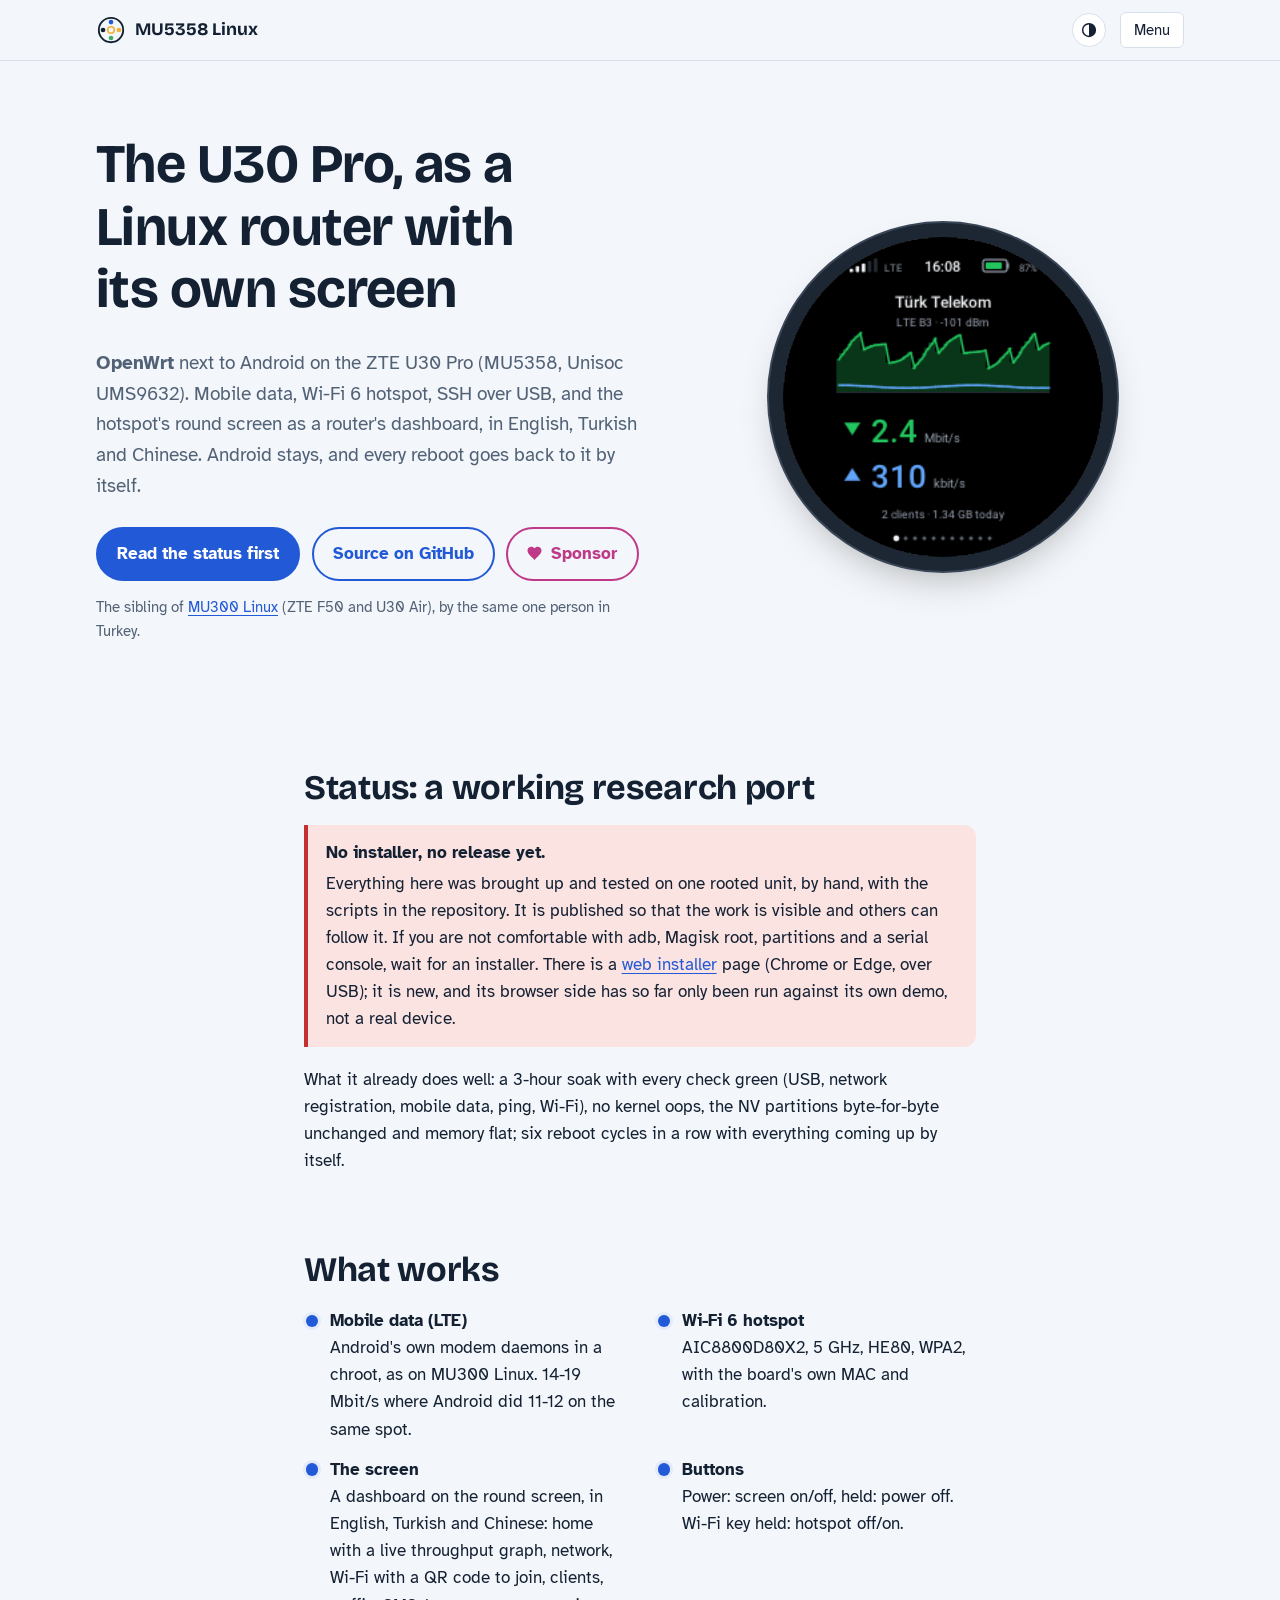
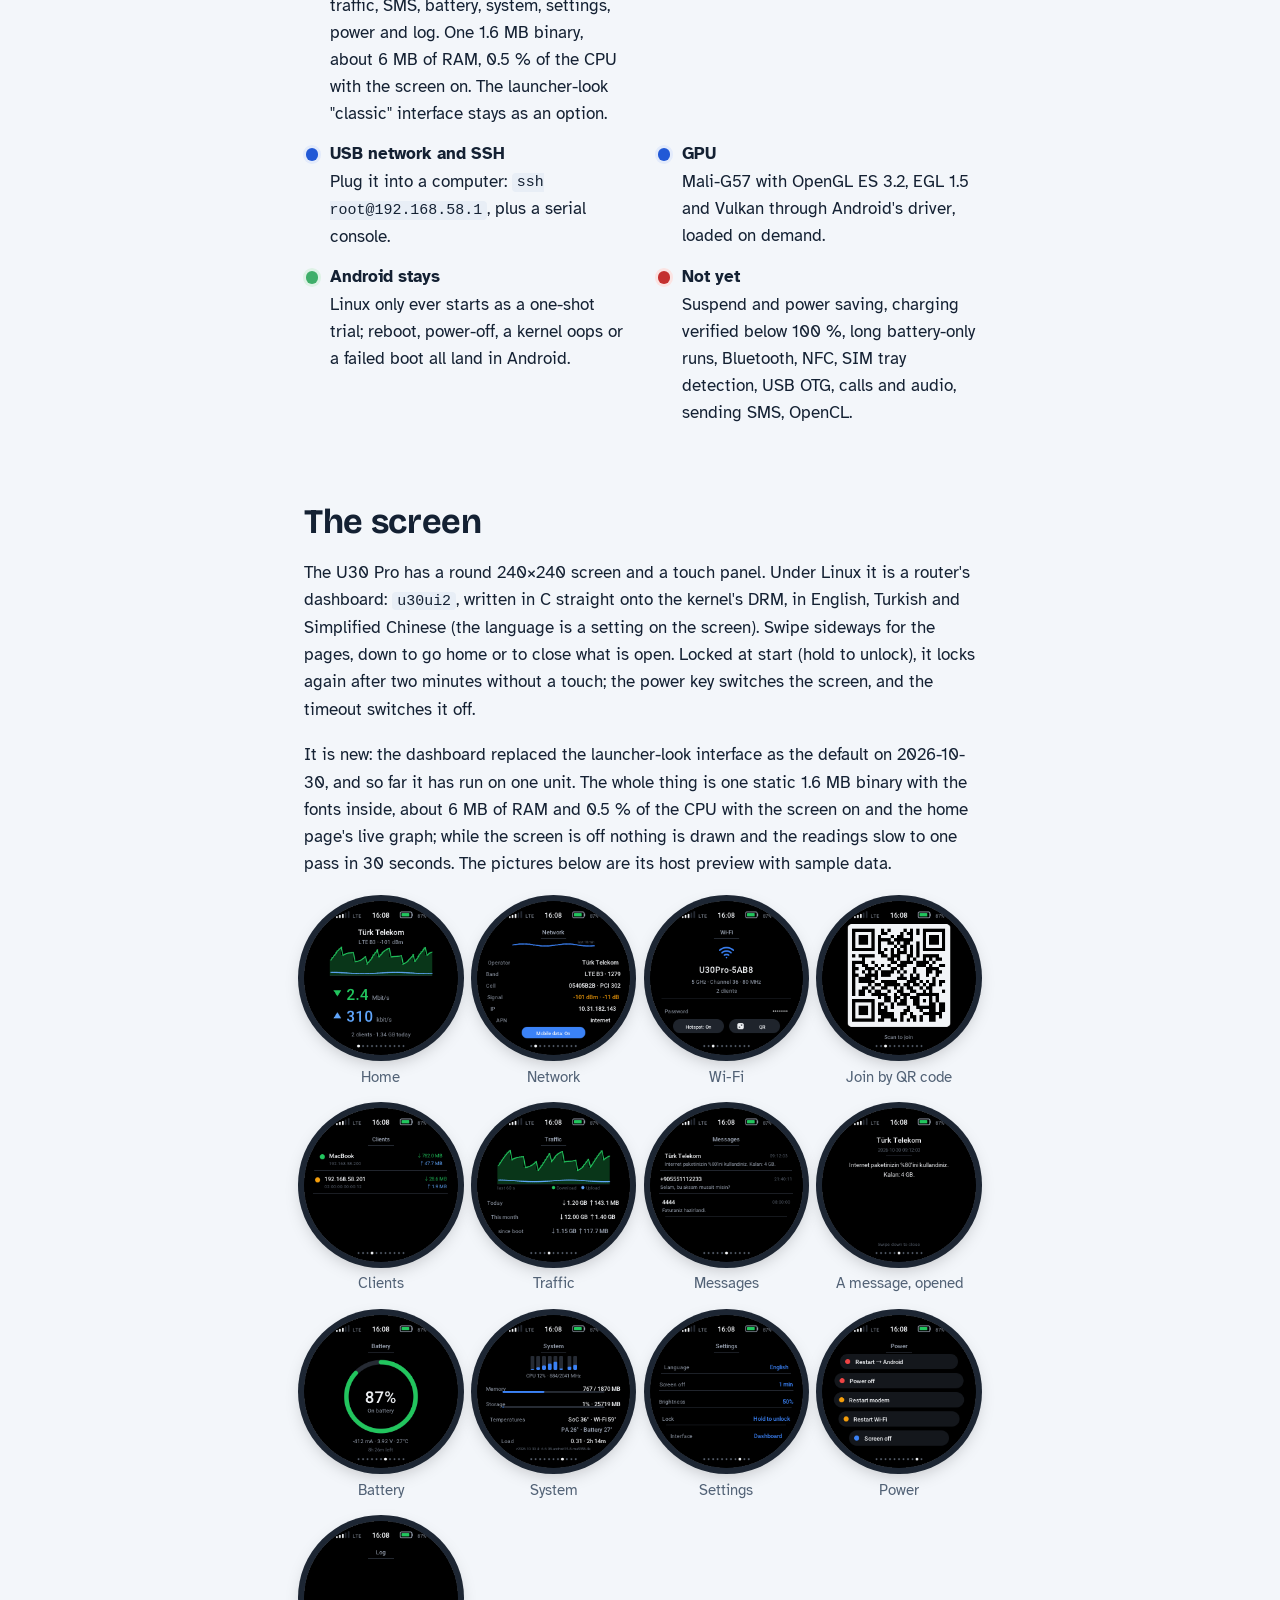
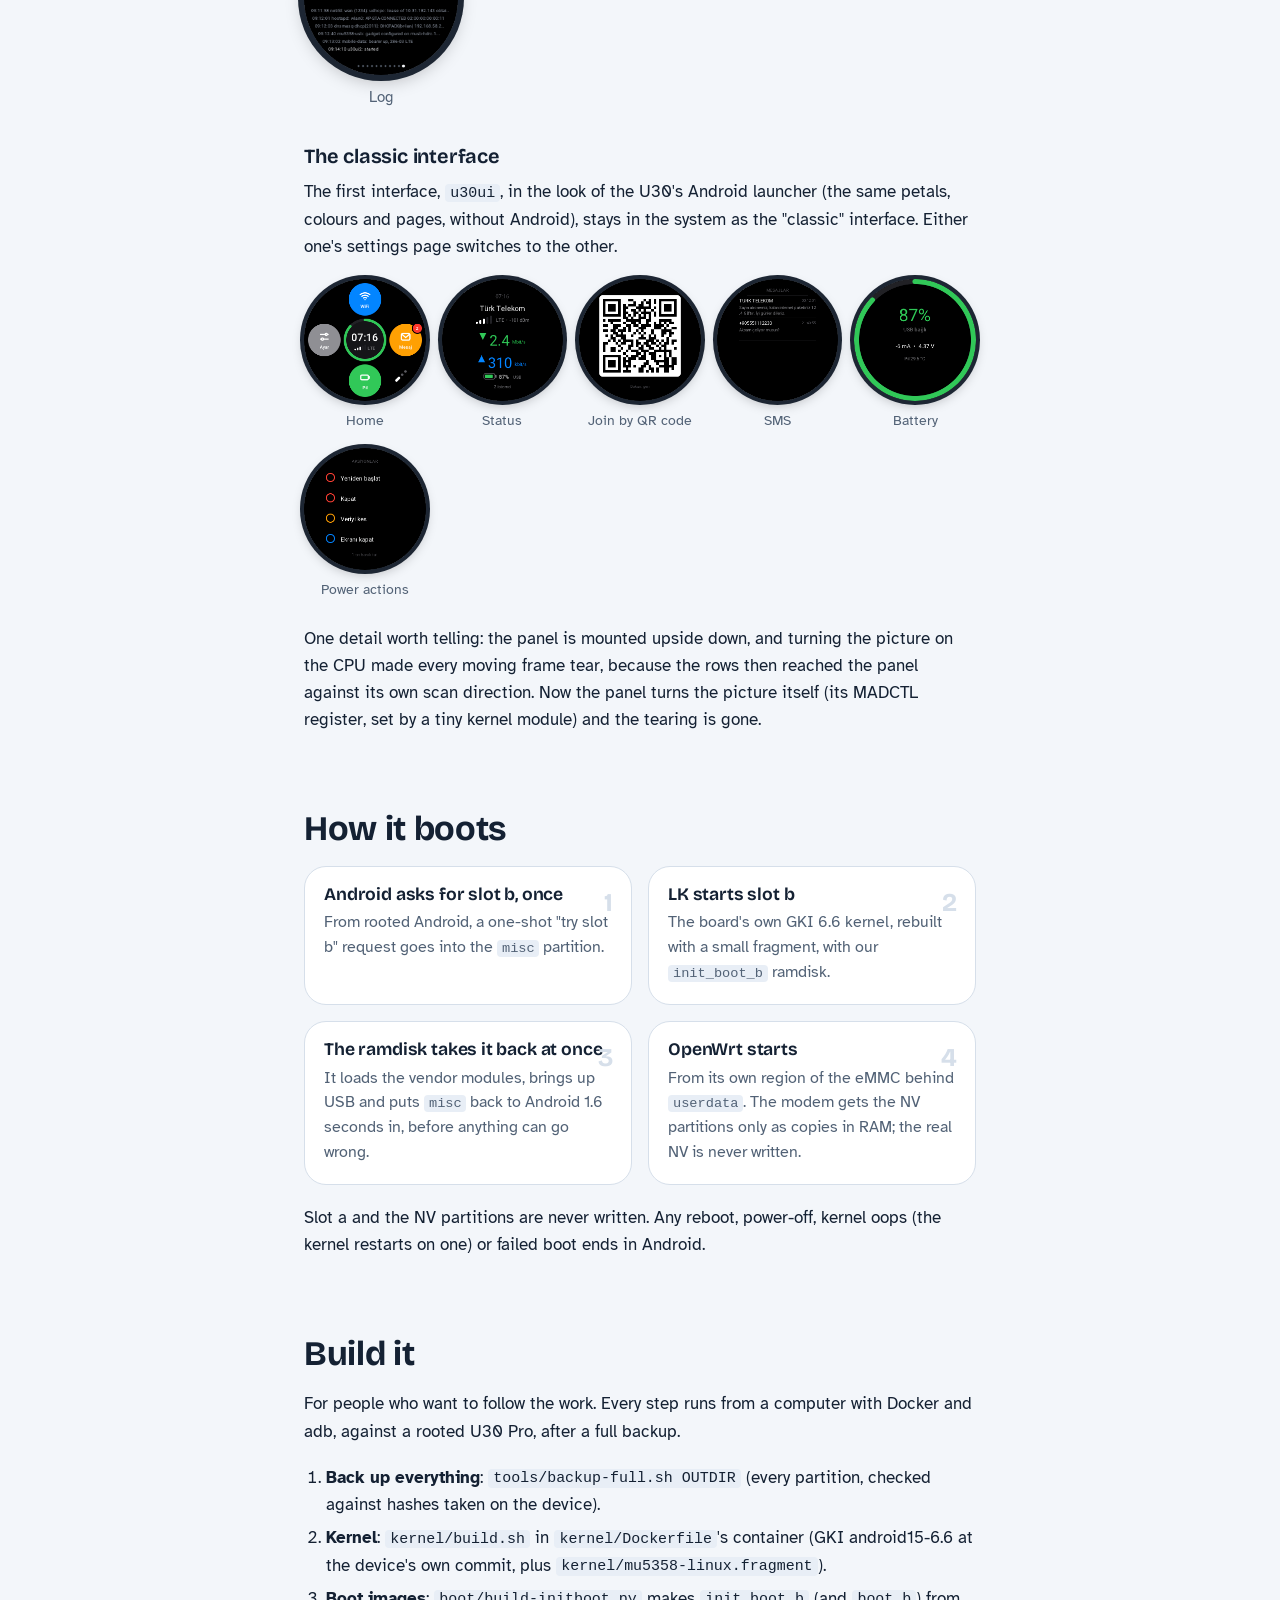
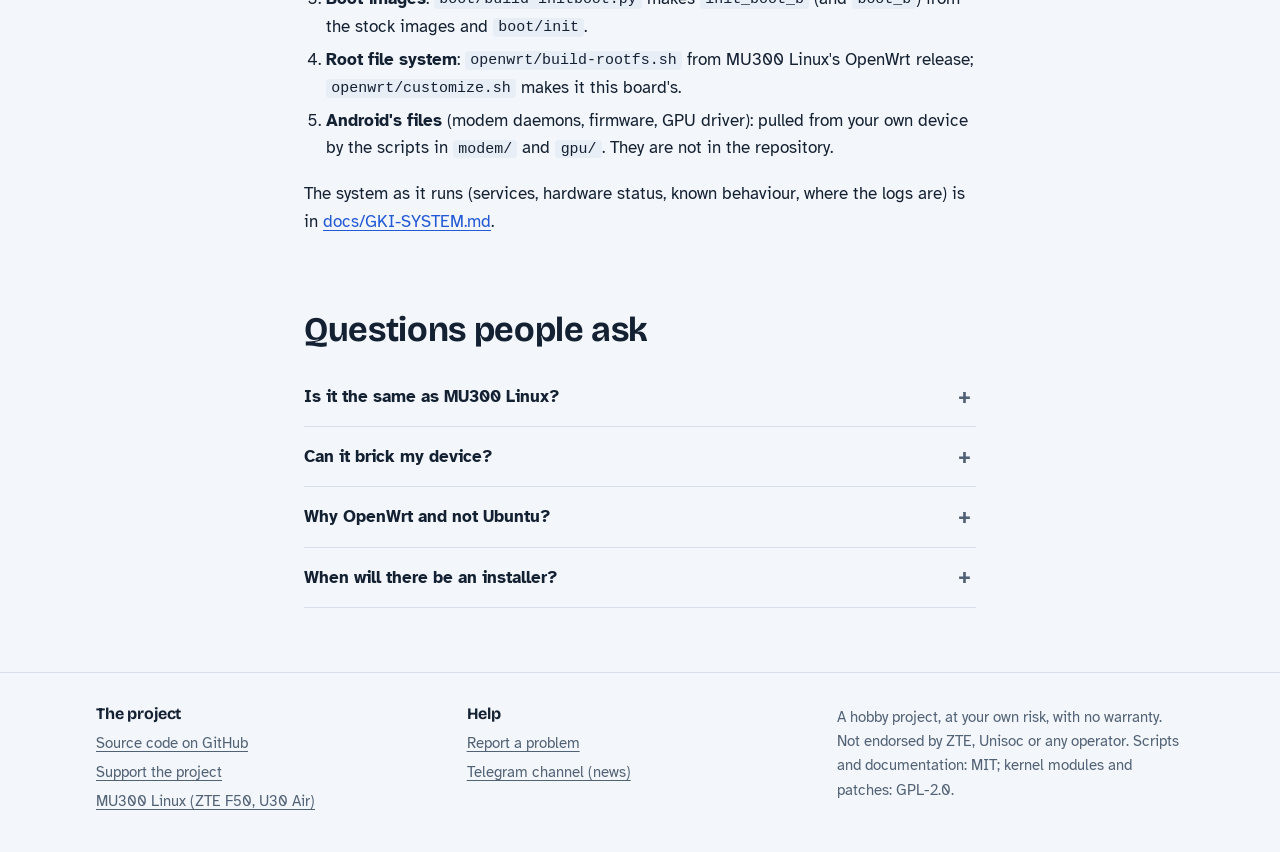
<file: site/index.html>
<!DOCTYPE html>
<html lang="en">
<head>
<meta charset="utf-8">
<meta name="viewport" content="width=device-width, initial-scale=1">
<script>try{var t=localStorage.getItem("mu5358-theme");if(t==="light"||t==="dark")document.documentElement.setAttribute("data-theme",t)}catch(e){}</script>
<title>MU5358 Linux: OpenWrt on the ZTE U30 Pro 5G hotspot</title>
<meta name="description" content="OpenWrt next to Android on the ZTE U30 Pro (MU5358, Unisoc UMS9632) 5G hotspot, with its round screen as a control panel. A working research port, not yet an installer.">
<link rel="canonical" href="https://kaandikec.com/mu5358-linux/">
<link rel="alternate" hreflang="en" href="https://kaandikec.com/mu5358-linux/">
<link rel="alternate" hreflang="tr" href="https://kaandikec.com/mu5358-linux/tr/">
<link rel="alternate" hreflang="zh-Hans" href="https://kaandikec.com/mu5358-linux/zh/">
<link rel="alternate" hreflang="x-default" href="https://kaandikec.com/mu5358-linux/">
<meta property="og:type" content="website">
<meta property="og:site_name" content="MU5358 Linux">
<meta property="og:title" content="MU5358 Linux: OpenWrt on the ZTE U30 Pro 5G hotspot">
<meta property="og:description" content="OpenWrt next to Android on the ZTE U30 Pro (UMS9632), with its round screen as a control panel. A working research port.">
<meta property="og:url" content="https://kaandikec.com/mu5358-linux/">
<meta property="og:image" content="https://kaandikec.com/mu5358-linux/assets/img/ui2-home-en.png">
<meta name="theme-color" content="#f3f6fa" media="(prefers-color-scheme: light)">
<meta name="theme-color" content="#0d1520" media="(prefers-color-scheme: dark)">
<link rel="icon" href="assets/favicon.svg" type="image/svg+xml">
<link rel="preconnect" href="https://fonts.googleapis.com">
<link rel="preconnect" href="https://fonts.gstatic.com" crossorigin>
<link rel="stylesheet" href="https://fonts.googleapis.com/css2?family=Atkinson+Hyperlegible:ital,wght@0,400;0,700;1,400&amp;family=Bricolage+Grotesque:opsz,wght@12..96,600;12..96,700&amp;display=swap">
<link rel="stylesheet" href="assets/style.css">
<script src="assets/site.js" defer></script>
</head>
<body>
<a class="skip" href="#content">Skip to the content</a>
<header class="site-header">
<div class="wrap">
<a class="brand" href="./"><svg viewBox="0 0 64 64" aria-hidden="true"><circle cx="32" cy="32" r="26" fill="none" stroke="currentColor" stroke-width="4"/><circle cx="32" cy="15" r="5" fill="#2259d6"/><circle cx="49" cy="32" r="5" fill="#f2b23a"/><circle cx="32" cy="49" r="5" fill="#3fae6a"/><circle cx="15" cy="32" r="5" fill="currentColor"/><circle cx="32" cy="32" r="7" fill="none" stroke="#f2b23a" stroke-width="3.5"/></svg>MU5358 Linux</a>
<nav class="site-nav" id="site-nav" aria-label="Main">
<a href="#works">What works</a>
<a href="#screen">The screen</a>
<a href="#how">How it boots</a>
<a href="#build">Build it</a>
<a href="web-installer/">Web installer</a>
<a href="https://github.com/dikeckaan/mu5358-linux">GitHub</a>
<span class="langs" role="group" aria-label="Language"><a href="./" hreflang="en" lang="en" aria-current="true">English</a><a href="tr/" hreflang="tr" lang="tr">Türkçe</a><a href="zh/" hreflang="zh-Hans" lang="zh-Hans">中文</a></span>
</nav>
<button class="theme-btn" type="button" hidden data-labels="Theme|Auto|Light|Dark|follows your system|Change the colour theme"><svg class="i-auto" viewBox="0 0 24 24" aria-hidden="true"><circle cx="12" cy="12" r="8.5" fill="none" stroke="currentColor" stroke-width="2"/><path d="M12 3.5a8.5 8.5 0 0 1 0 17z" fill="currentColor"/></svg><svg class="i-light" viewBox="0 0 24 24" aria-hidden="true"><circle cx="12" cy="12" r="4.5" fill="none" stroke="currentColor" stroke-width="2"/><path d="M12 2v3M12 19v3M2 12h3M19 12h3M4.9 4.9l2.1 2.1M17 17l2.1 2.1M4.9 19.1 7 17M17 7l2.1-2.1" stroke="currentColor" stroke-width="2" stroke-linecap="round"/></svg><svg class="i-dark" viewBox="0 0 24 24" aria-hidden="true"><path d="M20 14.5A8.5 8.5 0 0 1 9.5 4a8.5 8.5 0 1 0 10.5 10.5z" fill="none" stroke="currentColor" stroke-width="2" stroke-linejoin="round"/></svg><span class="theme-name"></span></button>
<button class="menu-btn" type="button" aria-expanded="false" aria-controls="site-nav">Menu</button>
</div>
</header>
<main id="content">

<section class="hero">
<div class="wrap">
<div>
<h1>The U30 Pro, as a Linux router with its own screen</h1>
<p class="lede"><strong>OpenWrt</strong> next to Android on the ZTE U30 Pro (MU5358, Unisoc UMS9632). Mobile data,
Wi-Fi 6 hotspot, SSH over USB, and the hotspot's round screen as a router's dashboard, in English, Turkish and
Chinese. Android stays, and every reboot goes back to it by itself.</p>
<div class="actions">
<a class="btn primary" href="#status">Read the status first</a>
<a class="btn" href="https://github.com/dikeckaan/mu5358-linux">Source on GitHub</a>
<a class="btn sponsor" href="https://github.com/sponsors/dikeckaan"><svg aria-hidden="true" width="16" height="16" viewBox="0 0 16 16"><path fill="currentColor" d="M8 14.2 6.9 13.2C3 9.7.5 7.4.5 4.6.5 2.4 2.2.7 4.4.7c1.2 0 2.4.6 3.1 1.5C8.2 1.3 9.4.7 10.6.7c2.2 0 3.9 1.7 3.9 3.9 0 2.8-2.5 5.1-6.4 8.6z"/></svg>Sponsor</a>
</div>
<p class="sponsor-note">The sibling of <a href="https://kaandikec.com/mu300-linux/">MU300 Linux</a> (ZTE F50 and U30 Air), by the same one person in Turkey.</p>
</div>
<img class="hero-shot" src="assets/img/ui2-home-en.png" width="240" height="240" alt="The dashboard's home page on the U30 Pro's round screen: a status bar with signal, LTE, the time and the battery; the operator, the band and signal strength; a graph of the last minute's throughput; 2.4 Mbit/s down and 310 kbit/s up; two clients and today's data">
</div>
</section>

<section>
<div class="wrap prose">

<h2 id="status">Status: a working research port</h2>
<div class="callout warn"><strong>No installer, no release yet.</strong> Everything here was brought up and tested
on one rooted unit, by hand, with the scripts in the repository. It is published so that the work is visible and
others can follow it. If you are not comfortable with adb, Magisk root, partitions and a serial console, wait for an
installer. There is a <a href="web-installer/">web installer</a> page (Chrome or Edge, over USB); it is new, and its
browser side has so far only been run against its own demo, not a real device.</div>
<p>What it already does well: a 3-hour soak with every check green (USB, network registration, mobile data, ping,
Wi-Fi), no kernel oops, the NV partitions byte-for-byte unchanged and memory flat; six reboot cycles in a row with
everything coming up by itself.</p>

<h2 id="works">What works</h2>
<ul class="dots">
<li><strong>Mobile data (LTE)</strong>Android's own modem daemons in a chroot, as on MU300 Linux. 14-19 Mbit/s where Android did 11-12 on the same spot.</li>
<li><strong>Wi-Fi 6 hotspot</strong>AIC8800D80X2, 5 GHz, HE80, WPA2, with the board's own MAC and calibration.</li>
<li><strong>The screen</strong>A dashboard on the round screen, in English, Turkish and Chinese: home with a live throughput graph, network, Wi-Fi with a QR code to join, clients, traffic, SMS, battery, system, settings, power and log. One 1.6 MB binary, about 6 MB of RAM, 0.5 % of the CPU with the screen on. The launcher-look "classic" interface stays as an option.</li>
<li><strong>Buttons</strong>Power: screen on/off, held: power off. Wi-Fi key held: hotspot off/on.</li>
<li><strong>USB network and SSH</strong>Plug it into a computer: <code>ssh root@192.168.58.1</code>, plus a serial console.</li>
<li><strong>GPU</strong>Mali-G57 with OpenGL ES 3.2, EGL 1.5 and Vulkan through Android's driver, loaded on demand.</li>
<li class="g"><strong>Android stays</strong>Linux only ever starts as a one-shot trial; reboot, power-off, a kernel oops or a failed boot all land in Android.</li>
<li class="r"><strong>Not yet</strong>Suspend and power saving, charging verified below 100 %, long battery-only runs, Bluetooth, NFC, SIM tray detection, USB OTG, calls and audio, sending SMS, OpenCL.</li>
</ul>

<h2 id="screen">The screen</h2>
<p>The U30 Pro has a round 240×240 screen and a touch panel. Under Linux it is a router's dashboard: <code>u30ui2</code>,
written in C straight onto the kernel's DRM, in English, Turkish and Simplified Chinese (the language is a setting on
the screen). Swipe sideways for the pages, down to go home or to close what is open. Locked at start (hold to unlock),
it locks again after two minutes without a touch; the power key switches the screen, and the timeout switches it off.</p>
<p>It is new: the dashboard replaced the launcher-look interface as the default on 2026-10-30, and so far it has run on
one unit. The whole thing is one static 1.6 MB binary with the fonts inside, about 6 MB of RAM and 0.5 % of the CPU
with the screen on and the home page's live graph; while the screen is off nothing is drawn and the readings slow to
one pass in 30 seconds. The pictures below are its host preview with sample data.</p>
<ul class="shots">
<li><figure><img src="assets/img/ui2-home-en.png" width="240" height="240" alt="Home: operator, LTE band and signal strength, a graph of the last minute's throughput, the download and upload rates, two clients and today's data" loading="lazy"><figcaption>Home</figcaption></figure></li>
<li><figure><img src="assets/img/ui2-network-en.png" width="240" height="240" alt="Network: the signal's last ten minutes as a line, operator, band and EARFCN, cell and PCI, RSRP and RSRQ, IP address, APN, and the mobile data switch" loading="lazy"><figcaption>Network</figcaption></figure></li>
<li><figure><img src="assets/img/ui2-wifi-en.png" width="240" height="240" alt="Wi-Fi: the network name, 5 GHz channel 36 at 80 MHz, two clients, the hidden password, the hotspot switch and a QR button" loading="lazy"><figcaption>Wi-Fi</figcaption></figure></li>
<li><figure><img src="assets/img/ui2-wifi-qr-en.png" width="240" height="240" alt="A full-screen QR code to join the hotspot with a phone camera" loading="lazy"><figcaption>Join by QR code</figcaption></figure></li>
<li><figure><img src="assets/img/ui2-clients-en.png" width="240" height="240" alt="Clients: each connected device with its name or address, MAC, signal and bytes down and up" loading="lazy"><figcaption>Clients</figcaption></figure></li>
<li><figure><img src="assets/img/ui2-traffic-en.png" width="240" height="240" alt="Traffic: a download and upload graph of the last 60 seconds, and the data of today, this month and since boot" loading="lazy"><figcaption>Traffic</figcaption></figure></li>
<li><figure><img src="assets/img/ui2-sms-en.png" width="240" height="240" alt="Messages: three SMS with sender, time and the first line" loading="lazy"><figcaption>Messages</figcaption></figure></li>
<li><figure><img src="assets/img/ui2-sms-open-en.png" width="240" height="240" alt="One SMS opened in full, with its date; swipe down to close" loading="lazy"><figcaption>A message, opened</figcaption></figure></li>
<li><figure><img src="assets/img/ui2-battery-en.png" width="240" height="240" alt="Battery: a green ring at 87 percent, on battery, current, voltage and temperature, and a rough time left" loading="lazy"><figcaption>Battery</figcaption></figure></li>
<li><figure><img src="assets/img/ui2-system-en.png" width="240" height="240" alt="System: a bar per CPU core with the clocks, memory, storage, four temperatures, load and uptime, and the versions" loading="lazy"><figcaption>System</figcaption></figure></li>
<li><figure><img src="assets/img/ui2-settings-en.png" width="240" height="240" alt="Settings: language, screen off time, brightness, lock, and the interface (dashboard or classic)" loading="lazy"><figcaption>Settings</figcaption></figure></li>
<li><figure><img src="assets/img/ui2-power-en.png" width="240" height="240" alt="Power: restart to Android, power off, restart the modem, restart Wi-Fi, screen off" loading="lazy"><figcaption>Power</figcaption></figure></li>
<li><figure><img src="assets/img/ui2-log-en.png" width="240" height="240" alt="Log: the last lines of the system log" loading="lazy"><figcaption>Log</figcaption></figure></li>
</ul>
<h3 id="classic">The classic interface</h3>
<p>The first interface, <code>u30ui</code>, in the look of the U30's Android launcher (the same petals, colours and pages,
without Android), stays in the system as the "classic" interface. Either one's settings page switches to the other.</p>
<ul class="shots classic">
<li><figure><img src="assets/img/ui-home.png" width="240" height="240" alt="The classic home screen: a clock with a battery ring in the middle, four round petals around it (WiFi, Mesaj, Pil, Ayar)" loading="lazy"><figcaption>Home</figcaption></figure></li>
<li><figure><img src="assets/img/ui-status.png" width="240" height="240" alt="Status page: operator, signal bars, download and upload rate, battery and number of clients" loading="lazy"><figcaption>Status</figcaption></figure></li>
<li><figure><img src="assets/img/ui-wifi-qr.png" width="240" height="240" alt="A QR code to join the hotspot with a phone camera" loading="lazy"><figcaption>Join by QR code</figcaption></figure></li>
<li><figure><img src="assets/img/ui-sms.png" width="240" height="240" alt="Messages page with two SMS" loading="lazy"><figcaption>SMS</figcaption></figure></li>
<li><figure><img src="assets/img/ui-battery.png" width="240" height="240" alt="Battery page: a ring at 87 percent, current, voltage and temperature" loading="lazy"><figcaption>Battery</figcaption></figure></li>
<li><figure><img src="assets/img/ui-actions.png" width="240" height="240" alt="Power actions: restart, power off, cut data, screen off, each needs a one-second hold" loading="lazy"><figcaption>Power actions</figcaption></figure></li>
</ul>
<p>One detail worth telling: the panel is mounted upside down, and turning the picture on the CPU made every moving
frame tear, because the rows then reached the panel against its own scan direction. Now the panel turns the picture
itself (its MADCTL register, set by a tiny kernel module) and the tearing is gone.</p>

<h2 id="how">How it boots</h2>
<ol class="steps">
<li><h3>Android asks for slot b, once</h3><p>From rooted Android, a one-shot "try slot b" request goes into the <code>misc</code> partition.</p></li>
<li><h3>LK starts slot b</h3><p>The board's own GKI 6.6 kernel, rebuilt with a small fragment, with our <code>init_boot_b</code> ramdisk.</p></li>
<li><h3>The ramdisk takes it back at once</h3><p>It loads the vendor modules, brings up USB and puts <code>misc</code> back to Android 1.6 seconds in, before anything can go wrong.</p></li>
<li><h3>OpenWrt starts</h3><p>From its own region of the eMMC behind <code>userdata</code>. The modem gets the NV partitions only as copies in RAM; the real NV is never written.</p></li>
</ol>
<p>Slot a and the NV partitions are never written. Any reboot, power-off, kernel oops (the kernel restarts on one) or
failed boot ends in Android.</p>

<h2 id="build">Build it</h2>
<p>For people who want to follow the work. Every step runs from a computer with Docker and adb, against a rooted
U30 Pro, after a full backup.</p>
<ol>
<li><strong>Back up everything</strong>: <code>tools/backup-full.sh OUTDIR</code> (every partition, checked against hashes taken on the device).</li>
<li><strong>Kernel</strong>: <code>kernel/build.sh</code> in <code>kernel/Dockerfile</code>'s container (GKI android15-6.6 at the device's own commit, plus <code>kernel/mu5358-linux.fragment</code>).</li>
<li><strong>Boot images</strong>: <code>boot/build-initboot.py</code> makes <code>init_boot_b</code> (and <code>boot_b</code>) from the stock images and <code>boot/init</code>.</li>
<li><strong>Root file system</strong>: <code>openwrt/build-rootfs.sh</code> from MU300 Linux's OpenWrt release; <code>openwrt/customize.sh</code> makes it this board's.</li>
<li><strong>Android's files</strong> (modem daemons, firmware, GPU driver): pulled from your own device by the scripts in <code>modem/</code> and <code>gpu/</code>. They are not in the repository.</li>
</ol>
<p>The system as it runs (services, hardware status, known behaviour, where the logs are) is in
<a href="https://github.com/dikeckaan/mu5358-linux/blob/main/docs/GKI-SYSTEM.md">docs/GKI-SYSTEM.md</a>.</p>

<h2 id="faq">Questions people ask</h2>
<details class="faq"><summary>Is it the same as MU300 Linux?</summary><div><p>It is built on MU300 Linux's OpenWrt and
its modem tools, but the U30 Pro is a different chip (UMS9632), a different Wi-Fi chip, a screen and a touch panel,
and a newer Android (15) with a GKI kernel. So the kernel side, the boot path, the modem's NV handling, Wi-Fi and
everything on the screen are new. MU300 Linux does not support the U30 Pro.</p></div></details>
<details class="faq"><summary>Can it brick my device?</summary><div><p>The project never writes slot a or the NV
partitions, and Linux is never made the default boot. Still, writing partitions on a rooted device is never without
risk; that is why the first step is a full backup.</p></div></details>
<details class="faq"><summary>Why OpenWrt and not Ubuntu?</summary><div><p>It is light (the whole system idles in a
few dozen MB), it is a router first, and MU300 Linux's OpenWrt already brings the modem tools. Ubuntu may come
later.</p></div></details>
<details class="faq"><summary>When will there be an installer?</summary><div><p>After battery-only operation and
charging are verified and a 24-hour soak passes. Follow the repository for news.</p></div></details>

</div>
</section>
</main>
<footer class="site-footer">
<div class="wrap">
<div>
<h2>The project</h2>
<ul>
<li><a href="https://github.com/dikeckaan/mu5358-linux">Source code on GitHub</a></li>
<li><a href="https://github.com/sponsors/dikeckaan">Support the project</a></li>
<li><a href="https://kaandikec.com/mu300-linux/">MU300 Linux (ZTE F50, U30 Air)</a></li>
</ul>
</div>
<div>
<h2>Help</h2>
<ul>
<li><a href="https://github.com/dikeckaan/mu5358-linux/issues">Report a problem</a></li>
<li><a href="https://t.me/mu300project">Telegram channel (news)</a></li>
</ul>
</div>
<div>
<p>A hobby project, at your own risk, with no warranty. Not endorsed by ZTE, Unisoc or any operator. Scripts and documentation: MIT; kernel modules and patches: GPL-2.0.</p>
</div>
</div>
</footer>
</body>
</html>
</file>
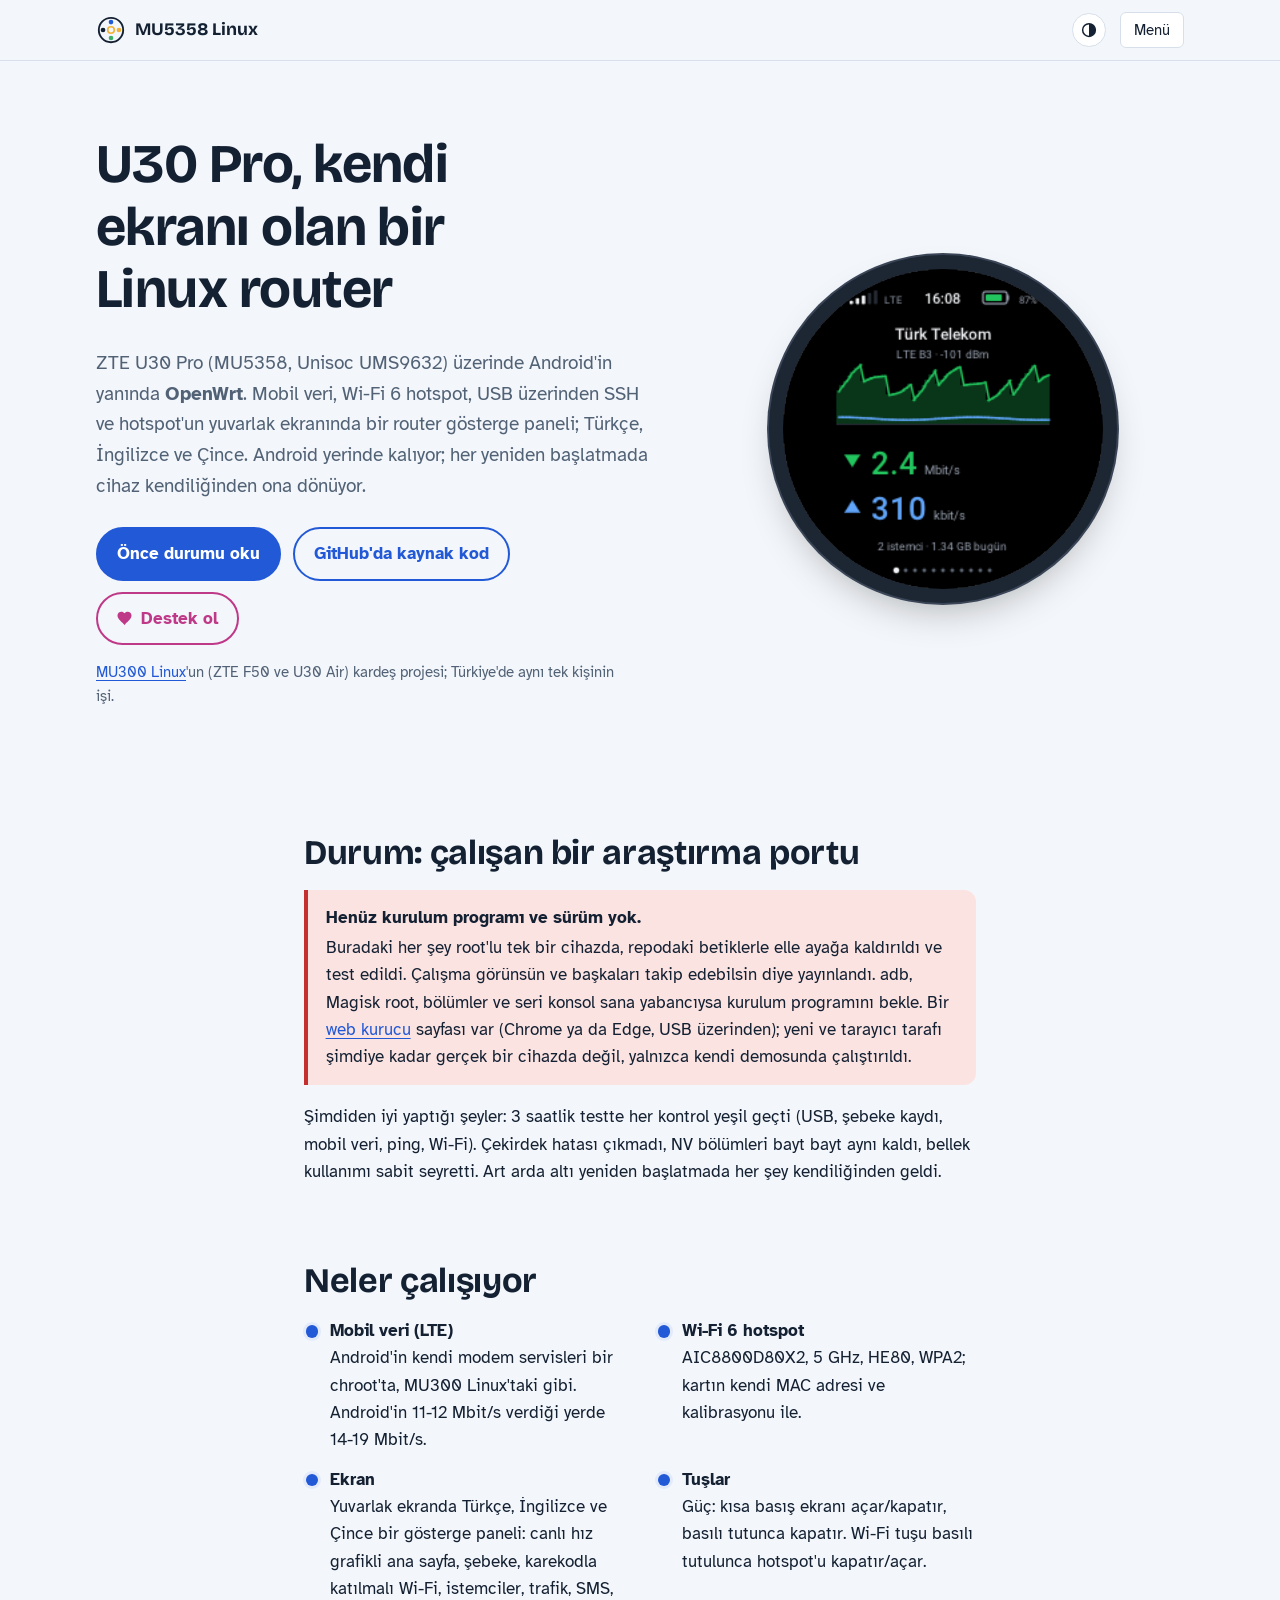
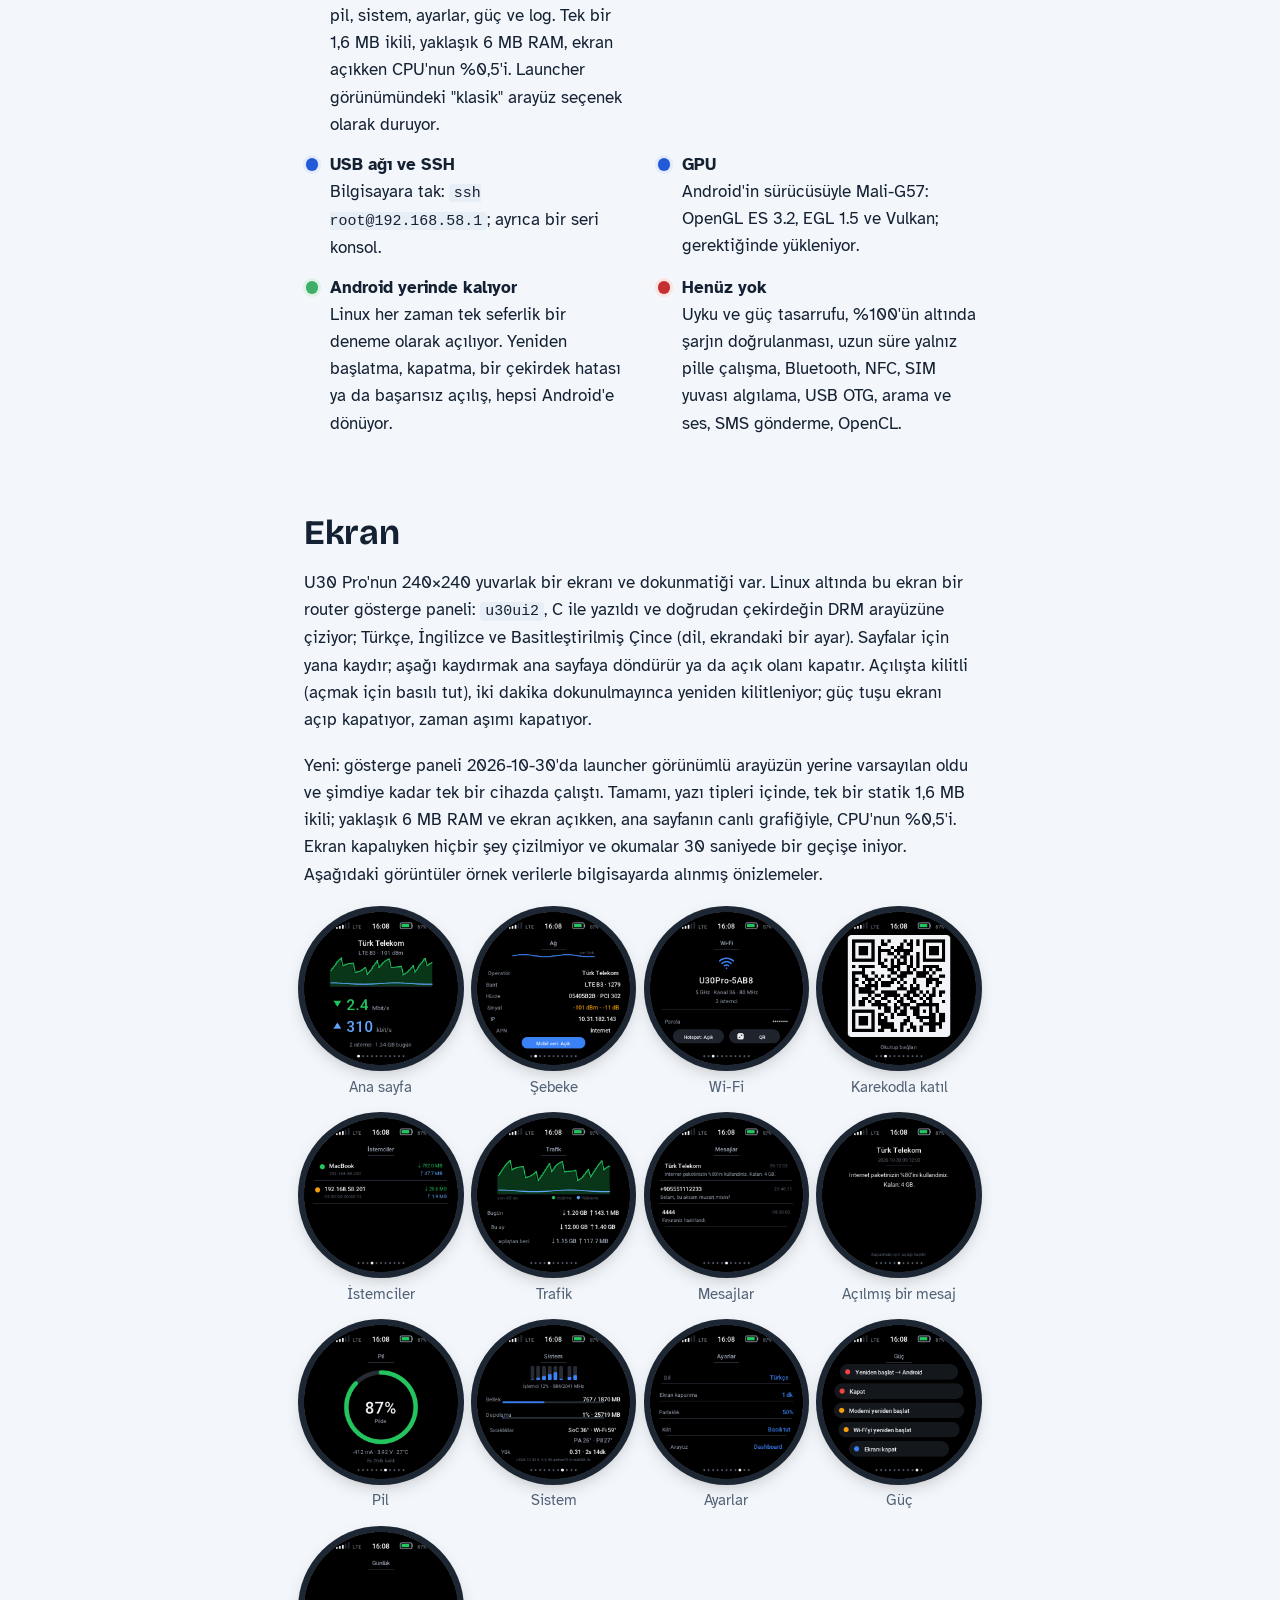
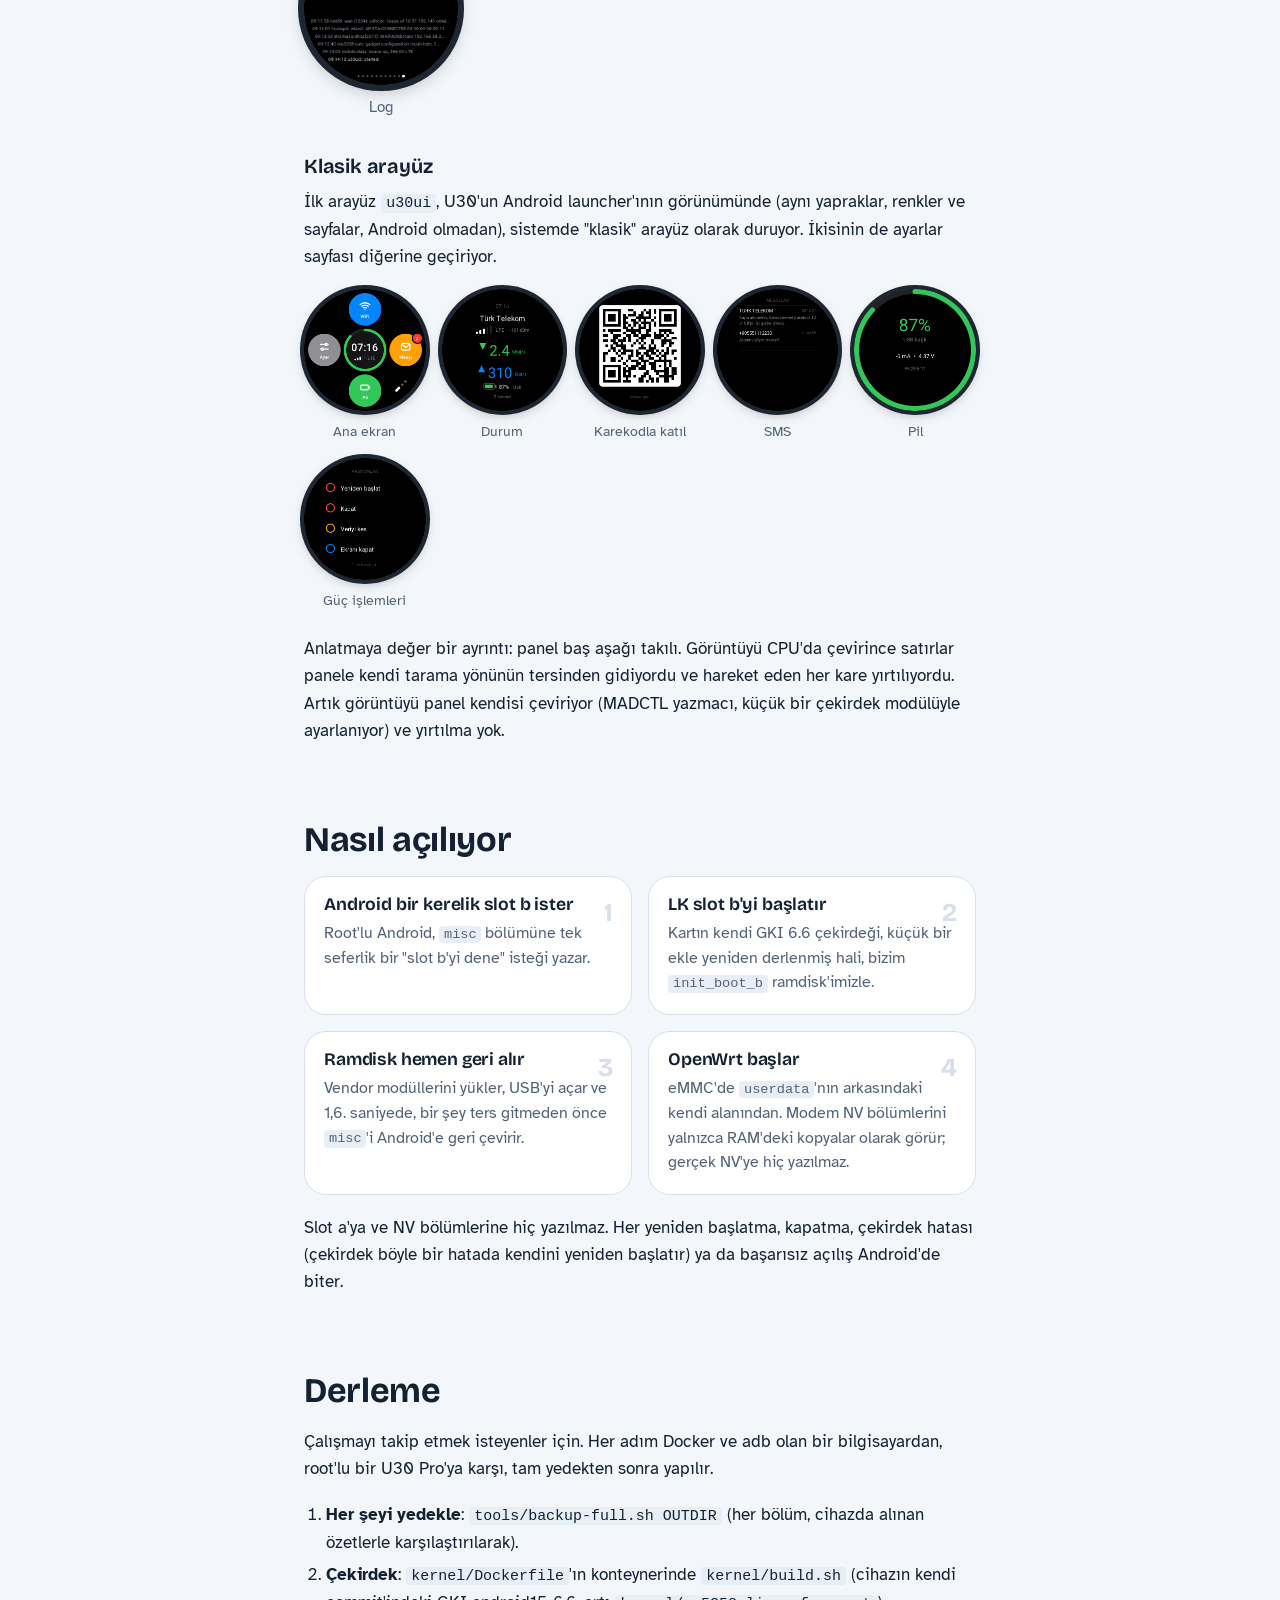
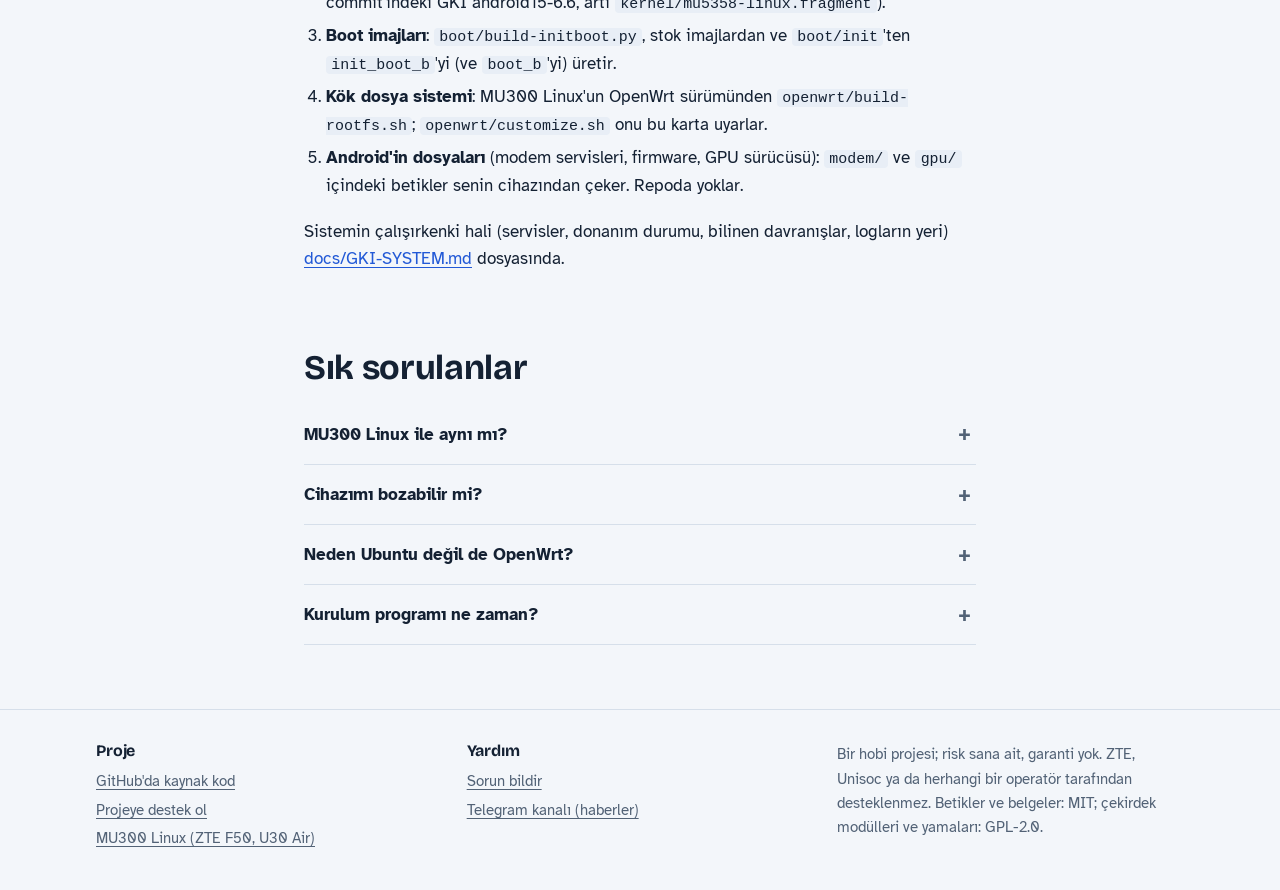
<file: site/tr/index.html>
<!DOCTYPE html>
<html lang="tr">
<head>
<meta charset="utf-8">
<meta name="viewport" content="width=device-width, initial-scale=1">
<script>try{var t=localStorage.getItem("mu5358-theme");if(t==="light"||t==="dark")document.documentElement.setAttribute("data-theme",t)}catch(e){}</script>
<title>MU5358 Linux: ZTE U30 Pro 5G hotspot üzerinde OpenWrt</title>
<meta name="description" content="ZTE U30 Pro (MU5358, Unisoc UMS9632) 5G hotspot üzerinde Android'in yanında OpenWrt; yuvarlak ekranı kontrol paneli. Çalışan bir araştırma portu, henüz kurulum programı yok.">
<link rel="canonical" href="https://kaandikec.com/mu5358-linux/tr/">
<link rel="alternate" hreflang="en" href="https://kaandikec.com/mu5358-linux/">
<link rel="alternate" hreflang="tr" href="https://kaandikec.com/mu5358-linux/tr/">
<link rel="alternate" hreflang="zh-Hans" href="https://kaandikec.com/mu5358-linux/zh/">
<link rel="alternate" hreflang="x-default" href="https://kaandikec.com/mu5358-linux/">
<meta property="og:type" content="website">
<meta property="og:site_name" content="MU5358 Linux">
<meta property="og:title" content="MU5358 Linux: ZTE U30 Pro üzerinde OpenWrt">
<meta property="og:description" content="ZTE U30 Pro (UMS9632) üzerinde Android'in yanında OpenWrt; yuvarlak ekranı kontrol paneli. Çalışan bir araştırma portu.">
<meta property="og:url" content="https://kaandikec.com/mu5358-linux/tr/">
<meta property="og:image" content="https://kaandikec.com/mu5358-linux/assets/img/ui2-home-tr.png">
<meta name="theme-color" content="#f3f6fa" media="(prefers-color-scheme: light)">
<meta name="theme-color" content="#0d1520" media="(prefers-color-scheme: dark)">
<link rel="icon" href="../assets/favicon.svg" type="image/svg+xml">
<link rel="preconnect" href="https://fonts.googleapis.com">
<link rel="preconnect" href="https://fonts.gstatic.com" crossorigin>
<link rel="stylesheet" href="https://fonts.googleapis.com/css2?family=Atkinson+Hyperlegible:ital,wght@0,400;0,700;1,400&amp;family=Bricolage+Grotesque:opsz,wght@12..96,600;12..96,700&amp;display=swap">
<link rel="stylesheet" href="../assets/style.css">
<script src="../assets/site.js" defer></script>
</head>
<body>
<a class="skip" href="#content">İçeriğe geç</a>
<header class="site-header">
<div class="wrap">
<a class="brand" href="./"><svg viewBox="0 0 64 64" aria-hidden="true"><circle cx="32" cy="32" r="26" fill="none" stroke="currentColor" stroke-width="4"/><circle cx="32" cy="15" r="5" fill="#2259d6"/><circle cx="49" cy="32" r="5" fill="#f2b23a"/><circle cx="32" cy="49" r="5" fill="#3fae6a"/><circle cx="15" cy="32" r="5" fill="currentColor"/><circle cx="32" cy="32" r="7" fill="none" stroke="#f2b23a" stroke-width="3.5"/></svg>MU5358 Linux</a>
<nav class="site-nav" id="site-nav" aria-label="Ana menü">
<a href="#works">Neler çalışıyor</a>
<a href="#screen">Ekran</a>
<a href="#how">Nasıl açılıyor</a>
<a href="#build">Derleme</a>
<a href="web-installer/">Web kurucu</a>
<a href="https://github.com/dikeckaan/mu5358-linux">GitHub</a>
<span class="langs" role="group" aria-label="Dil"><a href="../" hreflang="en" lang="en">English</a><a href="./" hreflang="tr" lang="tr" aria-current="true">Türkçe</a><a href="../zh/" hreflang="zh-Hans" lang="zh-Hans">中文</a></span>
</nav>
<button class="theme-btn" type="button" hidden data-labels="Tema|Otomatik|Açık|Koyu|sistem ayarını izler|Renk temasını değiştir"><svg class="i-auto" viewBox="0 0 24 24" aria-hidden="true"><circle cx="12" cy="12" r="8.5" fill="none" stroke="currentColor" stroke-width="2"/><path d="M12 3.5a8.5 8.5 0 0 1 0 17z" fill="currentColor"/></svg><svg class="i-light" viewBox="0 0 24 24" aria-hidden="true"><circle cx="12" cy="12" r="4.5" fill="none" stroke="currentColor" stroke-width="2"/><path d="M12 2v3M12 19v3M2 12h3M19 12h3M4.9 4.9l2.1 2.1M17 17l2.1 2.1M4.9 19.1 7 17M17 7l2.1-2.1" stroke="currentColor" stroke-width="2" stroke-linecap="round"/></svg><svg class="i-dark" viewBox="0 0 24 24" aria-hidden="true"><path d="M20 14.5A8.5 8.5 0 0 1 9.5 4a8.5 8.5 0 1 0 10.5 10.5z" fill="none" stroke="currentColor" stroke-width="2" stroke-linejoin="round"/></svg><span class="theme-name"></span></button>
<button class="menu-btn" type="button" aria-expanded="false" aria-controls="site-nav">Menü</button>
</div>
</header>
<main id="content">

<section class="hero">
<div class="wrap">
<div>
<h1>U30 Pro, kendi ekranı olan bir Linux router</h1>
<p class="lede">ZTE U30 Pro (MU5358, Unisoc UMS9632) üzerinde Android'in yanında <strong>OpenWrt</strong>. Mobil veri,
Wi-Fi 6 hotspot, USB üzerinden SSH ve hotspot'un yuvarlak ekranında bir router gösterge paneli; Türkçe, İngilizce ve
Çince. Android yerinde kalıyor; her yeniden başlatmada cihaz kendiliğinden ona dönüyor.</p>
<div class="actions">
<a class="btn primary" href="#status">Önce durumu oku</a>
<a class="btn" href="https://github.com/dikeckaan/mu5358-linux">GitHub'da kaynak kod</a>
<a class="btn sponsor" href="https://github.com/sponsors/dikeckaan"><svg aria-hidden="true" width="16" height="16" viewBox="0 0 16 16"><path fill="currentColor" d="M8 14.2 6.9 13.2C3 9.7.5 7.4.5 4.6.5 2.4 2.2.7 4.4.7c1.2 0 2.4.6 3.1 1.5C8.2 1.3 9.4.7 10.6.7c2.2 0 3.9 1.7 3.9 3.9 0 2.8-2.5 5.1-6.4 8.6z"/></svg>Destek ol</a>
</div>
<p class="sponsor-note"><a href="https://kaandikec.com/mu300-linux/tr/">MU300 Linux</a>'un (ZTE F50 ve U30 Air) kardeş projesi; Türkiye'de aynı tek kişinin işi.</p>
</div>
<img class="hero-shot" src="../assets/img/ui2-home-tr.png" width="240" height="240" alt="U30 Pro'nun yuvarlak ekranında gösterge panelinin ana sayfası: sinyal, LTE, saat ve pil içeren durum çubuğu; operatör, bant ve sinyal gücü; son bir dakikanın hız grafiği; 2,4 Mbit/s indirme ve 310 kbit/s yükleme; iki istemci ve bugünkü veri">
</div>
</section>

<section>
<div class="wrap prose">

<h2 id="status">Durum: çalışan bir araştırma portu</h2>
<div class="callout warn"><strong>Henüz kurulum programı ve sürüm yok.</strong> Buradaki her şey root'lu tek bir
cihazda, repodaki betiklerle elle ayağa kaldırıldı ve test edildi. Çalışma görünsün ve başkaları takip edebilsin diye
yayınlandı. adb, Magisk root, bölümler ve seri konsol sana yabancıysa kurulum programını bekle. Bir
<a href="web-installer/">web kurucu</a> sayfası var (Chrome ya da Edge, USB üzerinden); yeni ve tarayıcı tarafı
şimdiye kadar gerçek bir cihazda değil, yalnızca kendi demosunda çalıştırıldı.</div>
<p>Şimdiden iyi yaptığı şeyler: 3 saatlik testte her kontrol yeşil geçti (USB, şebeke kaydı, mobil veri, ping,
Wi-Fi). Çekirdek hatası çıkmadı, NV bölümleri bayt bayt aynı kaldı, bellek kullanımı sabit seyretti. Art arda altı
yeniden başlatmada her şey kendiliğinden geldi.</p>

<h2 id="works">Neler çalışıyor</h2>
<ul class="dots">
<li><strong>Mobil veri (LTE)</strong>Android'in kendi modem servisleri bir chroot'ta, MU300 Linux'taki gibi. Android'in 11-12 Mbit/s verdiği yerde 14-19 Mbit/s.</li>
<li><strong>Wi-Fi 6 hotspot</strong>AIC8800D80X2, 5 GHz, HE80, WPA2; kartın kendi MAC adresi ve kalibrasyonu ile.</li>
<li><strong>Ekran</strong>Yuvarlak ekranda Türkçe, İngilizce ve Çince bir gösterge paneli: canlı hız grafikli ana sayfa, şebeke, karekodla katılmalı Wi-Fi, istemciler, trafik, SMS, pil, sistem, ayarlar, güç ve log. Tek bir 1,6 MB ikili, yaklaşık 6 MB RAM, ekran açıkken CPU'nun %0,5'i. Launcher görünümündeki "klasik" arayüz seçenek olarak duruyor.</li>
<li><strong>Tuşlar</strong>Güç: kısa basış ekranı açar/kapatır, basılı tutunca kapatır. Wi-Fi tuşu basılı tutulunca hotspot'u kapatır/açar.</li>
<li><strong>USB ağı ve SSH</strong>Bilgisayara tak: <code>ssh root@192.168.58.1</code>; ayrıca bir seri konsol.</li>
<li><strong>GPU</strong>Android'in sürücüsüyle Mali-G57: OpenGL ES 3.2, EGL 1.5 ve Vulkan; gerektiğinde yükleniyor.</li>
<li class="g"><strong>Android yerinde kalıyor</strong>Linux her zaman tek seferlik bir deneme olarak açılıyor. Yeniden başlatma, kapatma, bir çekirdek hatası ya da başarısız açılış, hepsi Android'e dönüyor.</li>
<li class="r"><strong>Henüz yok</strong>Uyku ve güç tasarrufu, %100'ün altında şarjın doğrulanması, uzun süre yalnız pille çalışma, Bluetooth, NFC, SIM yuvası algılama, USB OTG, arama ve ses, SMS gönderme, OpenCL.</li>
</ul>

<h2 id="screen">Ekran</h2>
<p>U30 Pro'nun 240×240 yuvarlak bir ekranı ve dokunmatiği var. Linux altında bu ekran bir router gösterge paneli:
<code>u30ui2</code>, C ile yazıldı ve doğrudan çekirdeğin DRM arayüzüne çiziyor; Türkçe, İngilizce ve Basitleştirilmiş
Çince (dil, ekrandaki bir ayar). Sayfalar için yana kaydır; aşağı kaydırmak ana sayfaya döndürür ya da açık olanı
kapatır. Açılışta kilitli (açmak için basılı tut), iki dakika dokunulmayınca yeniden kilitleniyor; güç tuşu ekranı
açıp kapatıyor, zaman aşımı kapatıyor.</p>
<p>Yeni: gösterge paneli 2026-10-30'da launcher görünümlü arayüzün yerine varsayılan oldu ve şimdiye kadar tek bir
cihazda çalıştı. Tamamı, yazı tipleri içinde, tek bir statik 1,6 MB ikili; yaklaşık 6 MB RAM ve ekran açıkken, ana
sayfanın canlı grafiğiyle, CPU'nun %0,5'i. Ekran kapalıyken hiçbir şey çizilmiyor ve okumalar 30 saniyede bir geçişe
iniyor. Aşağıdaki görüntüler örnek verilerle bilgisayarda alınmış önizlemeler.</p>
<ul class="shots">
<li><figure><img src="../assets/img/ui2-home-tr.png" width="240" height="240" alt="Ana sayfa: operatör, LTE bandı ve sinyal gücü, son bir dakikanın hız grafiği, indirme ve yükleme hızları, iki istemci ve bugünkü veri" loading="lazy"><figcaption>Ana sayfa</figcaption></figure></li>
<li><figure><img src="../assets/img/ui2-network-tr.png" width="240" height="240" alt="Şebeke: sinyalin son on dakikası bir çizgi olarak, operatör, bant ve EARFCN, hücre ve PCI, RSRP ve RSRQ, IP adresi, APN ve mobil veri anahtarı" loading="lazy"><figcaption>Şebeke</figcaption></figure></li>
<li><figure><img src="../assets/img/ui2-wifi-tr.png" width="240" height="240" alt="Wi-Fi: ağ adı, 5 GHz kanal 36, 80 MHz, iki istemci, gizlenmiş parola, hotspot anahtarı ve bir karekod düğmesi" loading="lazy"><figcaption>Wi-Fi</figcaption></figure></li>
<li><figure><img src="../assets/img/ui2-wifi-qr-tr.png" width="240" height="240" alt="Telefon kamerasıyla hotspot'a katılmak için tam ekran bir karekod" loading="lazy"><figcaption>Karekodla katıl</figcaption></figure></li>
<li><figure><img src="../assets/img/ui2-clients-tr.png" width="240" height="240" alt="İstemciler: bağlı her cihaz; adı ya da adresi, MAC'i, sinyali ve indirilen/yüklenen baytlar" loading="lazy"><figcaption>İstemciler</figcaption></figure></li>
<li><figure><img src="../assets/img/ui2-traffic-tr.png" width="240" height="240" alt="Trafik: son 60 saniyenin indirme ve yükleme grafiği; bugünün, bu ayın ve açılıştan beri olan veri" loading="lazy"><figcaption>Trafik</figcaption></figure></li>
<li><figure><img src="../assets/img/ui2-sms-tr.png" width="240" height="240" alt="Mesajlar: gönderen, saat ve ilk satırıyla üç SMS" loading="lazy"><figcaption>Mesajlar</figcaption></figure></li>
<li><figure><img src="../assets/img/ui2-sms-open-tr.png" width="240" height="240" alt="Tarihiyle birlikte tam açılmış bir SMS; kapatmak için aşağı kaydır" loading="lazy"><figcaption>Açılmış bir mesaj</figcaption></figure></li>
<li><figure><img src="../assets/img/ui2-battery-tr.png" width="240" height="240" alt="Pil: yüzde 87'de yeşil bir halka, pilde, akım, voltaj ve sıcaklık, kabaca kalan süre" loading="lazy"><figcaption>Pil</figcaption></figure></li>
<li><figure><img src="../assets/img/ui2-system-tr.png" width="240" height="240" alt="Sistem: her CPU çekirdeği için bir çubuk ve saat hızları, bellek, depolama, dört sıcaklık, yük ve çalışma süresi, sürümler" loading="lazy"><figcaption>Sistem</figcaption></figure></li>
<li><figure><img src="../assets/img/ui2-settings-tr.png" width="240" height="240" alt="Ayarlar: dil, ekran kapanma süresi, parlaklık, kilit ve arayüz (gösterge paneli ya da klasik)" loading="lazy"><figcaption>Ayarlar</figcaption></figure></li>
<li><figure><img src="../assets/img/ui2-power-tr.png" width="240" height="240" alt="Güç: Android'e yeniden başlat, kapat, modemi yeniden başlat, Wi-Fi'ı yeniden başlat, ekranı kapat" loading="lazy"><figcaption>Güç</figcaption></figure></li>
<li><figure><img src="../assets/img/ui2-log-tr.png" width="240" height="240" alt="Log: sistem günlüğünün son satırları" loading="lazy"><figcaption>Log</figcaption></figure></li>
</ul>
<h3 id="classic">Klasik arayüz</h3>
<p>İlk arayüz <code>u30ui</code>, U30'un Android launcher'ının görünümünde (aynı yapraklar, renkler ve sayfalar, Android
olmadan), sistemde "klasik" arayüz olarak duruyor. İkisinin de ayarlar sayfası diğerine geçiriyor.</p>
<ul class="shots classic">
<li><figure><img src="../assets/img/ui-home.png" width="240" height="240" alt="Klasik ana ekran: ortada pil halkalı bir saat, çevresinde dört yuvarlak yaprak (WiFi, Mesaj, Pil, Ayar)" loading="lazy"><figcaption>Ana ekran</figcaption></figure></li>
<li><figure><img src="../assets/img/ui-status.png" width="240" height="240" alt="Durum sayfası: operatör, sinyal çubukları, indirme ve yükleme hızı, pil ve istemci sayısı" loading="lazy"><figcaption>Durum</figcaption></figure></li>
<li><figure><img src="../assets/img/ui-wifi-qr.png" width="240" height="240" alt="Telefon kamerasıyla hotspot'a katılmak için karekod" loading="lazy"><figcaption>Karekodla katıl</figcaption></figure></li>
<li><figure><img src="../assets/img/ui-sms.png" width="240" height="240" alt="İki SMS içeren mesajlar sayfası" loading="lazy"><figcaption>SMS</figcaption></figure></li>
<li><figure><img src="../assets/img/ui-battery.png" width="240" height="240" alt="Pil sayfası: yüzde 87'de bir halka, akım, voltaj ve sıcaklık" loading="lazy"><figcaption>Pil</figcaption></figure></li>
<li><figure><img src="../assets/img/ui-actions.png" width="240" height="240" alt="Güç işlemleri: yeniden başlat, kapat, veriyi kes, ekranı kapat; her biri bir saniye basılı tutma istiyor" loading="lazy"><figcaption>Güç işlemleri</figcaption></figure></li>
</ul>
<p>Anlatmaya değer bir ayrıntı: panel baş aşağı takılı. Görüntüyü CPU'da çevirince satırlar panele kendi tarama
yönünün tersinden gidiyordu ve hareket eden her kare yırtılıyordu. Artık görüntüyü panel kendisi çeviriyor (MADCTL
yazmacı, küçük bir çekirdek modülüyle ayarlanıyor) ve yırtılma yok.</p>

<h2 id="how">Nasıl açılıyor</h2>
<ol class="steps">
<li><h3>Android bir kerelik slot b ister</h3><p>Root'lu Android, <code>misc</code> bölümüne tek seferlik bir "slot b'yi dene" isteği yazar.</p></li>
<li><h3>LK slot b'yi başlatır</h3><p>Kartın kendi GKI 6.6 çekirdeği, küçük bir ekle yeniden derlenmiş hali, bizim <code>init_boot_b</code> ramdisk'imizle.</p></li>
<li><h3>Ramdisk hemen geri alır</h3><p>Vendor modüllerini yükler, USB'yi açar ve 1,6. saniyede, bir şey ters gitmeden önce <code>misc</code>'i Android'e geri çevirir.</p></li>
<li><h3>OpenWrt başlar</h3><p>eMMC'de <code>userdata</code>'nın arkasındaki kendi alanından. Modem NV bölümlerini yalnızca RAM'deki kopyalar olarak görür; gerçek NV'ye hiç yazılmaz.</p></li>
</ol>
<p>Slot a'ya ve NV bölümlerine hiç yazılmaz. Her yeniden başlatma, kapatma, çekirdek hatası (çekirdek böyle bir
hatada kendini yeniden başlatır) ya da başarısız açılış Android'de biter.</p>

<h2 id="build">Derleme</h2>
<p>Çalışmayı takip etmek isteyenler için. Her adım Docker ve adb olan bir bilgisayardan, root'lu bir U30 Pro'ya karşı,
tam yedekten sonra yapılır.</p>
<ol>
<li><strong>Her şeyi yedekle</strong>: <code>tools/backup-full.sh OUTDIR</code> (her bölüm, cihazda alınan özetlerle karşılaştırılarak).</li>
<li><strong>Çekirdek</strong>: <code>kernel/Dockerfile</code>'ın konteynerinde <code>kernel/build.sh</code> (cihazın kendi commit'indeki GKI android15-6.6, artı <code>kernel/mu5358-linux.fragment</code>).</li>
<li><strong>Boot imajları</strong>: <code>boot/build-initboot.py</code>, stok imajlardan ve <code>boot/init</code>'ten <code>init_boot_b</code>'yi (ve <code>boot_b</code>'yi) üretir.</li>
<li><strong>Kök dosya sistemi</strong>: MU300 Linux'un OpenWrt sürümünden <code>openwrt/build-rootfs.sh</code>; <code>openwrt/customize.sh</code> onu bu karta uyarlar.</li>
<li><strong>Android'in dosyaları</strong> (modem servisleri, firmware, GPU sürücüsü): <code>modem/</code> ve <code>gpu/</code> içindeki betikler senin cihazından çeker. Repoda yoklar.</li>
</ol>
<p>Sistemin çalışırkenki hali (servisler, donanım durumu, bilinen davranışlar, logların yeri)
<a href="https://github.com/dikeckaan/mu5358-linux/blob/main/docs/GKI-SYSTEM.md">docs/GKI-SYSTEM.md</a> dosyasında.</p>

<h2 id="faq">Sık sorulanlar</h2>
<details class="faq"><summary>MU300 Linux ile aynı mı?</summary><div><p>MU300 Linux'un OpenWrt'si ve modem araçları
üzerine kurulu. Ama U30 Pro farklı bir çip (UMS9632), farklı bir Wi-Fi çipi, bir ekran ve dokunmatik, ve GKI
çekirdekli daha yeni bir Android (15) demek. Bu yüzden çekirdek tarafı, açılış yolu, modemin NV düzeni, Wi-Fi ve
ekrandaki her şey yeni. MU300 Linux U30 Pro'yu desteklemiyor.</p></div></details>
<details class="faq"><summary>Cihazımı bozabilir mi?</summary><div><p>Proje slot a'ya ve NV bölümlerine hiç yazmaz,
Linux da hiçbir zaman varsayılan açılış yapılmaz. Yine de root'lu bir cihazda bölüm yazmak hiçbir zaman risksiz
değildir; ilk adımın tam yedek olması bu yüzden.</p></div></details>
<details class="faq"><summary>Neden Ubuntu değil de OpenWrt?</summary><div><p>Hafif (bütün sistem boştayken birkaç
düzine MB kullanıyor), öncelikle bir router ve MU300 Linux'un OpenWrt'si modem araçlarını zaten getiriyor. Ubuntu
sonra gelebilir.</p></div></details>
<details class="faq"><summary>Kurulum programı ne zaman?</summary><div><p>Yalnız pille çalışma ve şarj doğrulanıp
24 saatlik test geçtikten sonra. Haberler için repoyu takip et.</p></div></details>

</div>
</section>
</main>
<footer class="site-footer">
<div class="wrap">
<div>
<h2>Proje</h2>
<ul>
<li><a href="https://github.com/dikeckaan/mu5358-linux">GitHub'da kaynak kod</a></li>
<li><a href="https://github.com/sponsors/dikeckaan">Projeye destek ol</a></li>
<li><a href="https://kaandikec.com/mu300-linux/tr/">MU300 Linux (ZTE F50, U30 Air)</a></li>
</ul>
</div>
<div>
<h2>Yardım</h2>
<ul>
<li><a href="https://github.com/dikeckaan/mu5358-linux/issues">Sorun bildir</a></li>
<li><a href="https://t.me/mu300project">Telegram kanalı (haberler)</a></li>
</ul>
</div>
<div>
<p>Bir hobi projesi; risk sana ait, garanti yok. ZTE, Unisoc ya da herhangi bir operatör tarafından desteklenmez. Betikler ve belgeler: MIT; çekirdek modülleri ve yamaları: GPL-2.0.</p>
</div>
</div>
</footer>
</body>
</html>
</file>
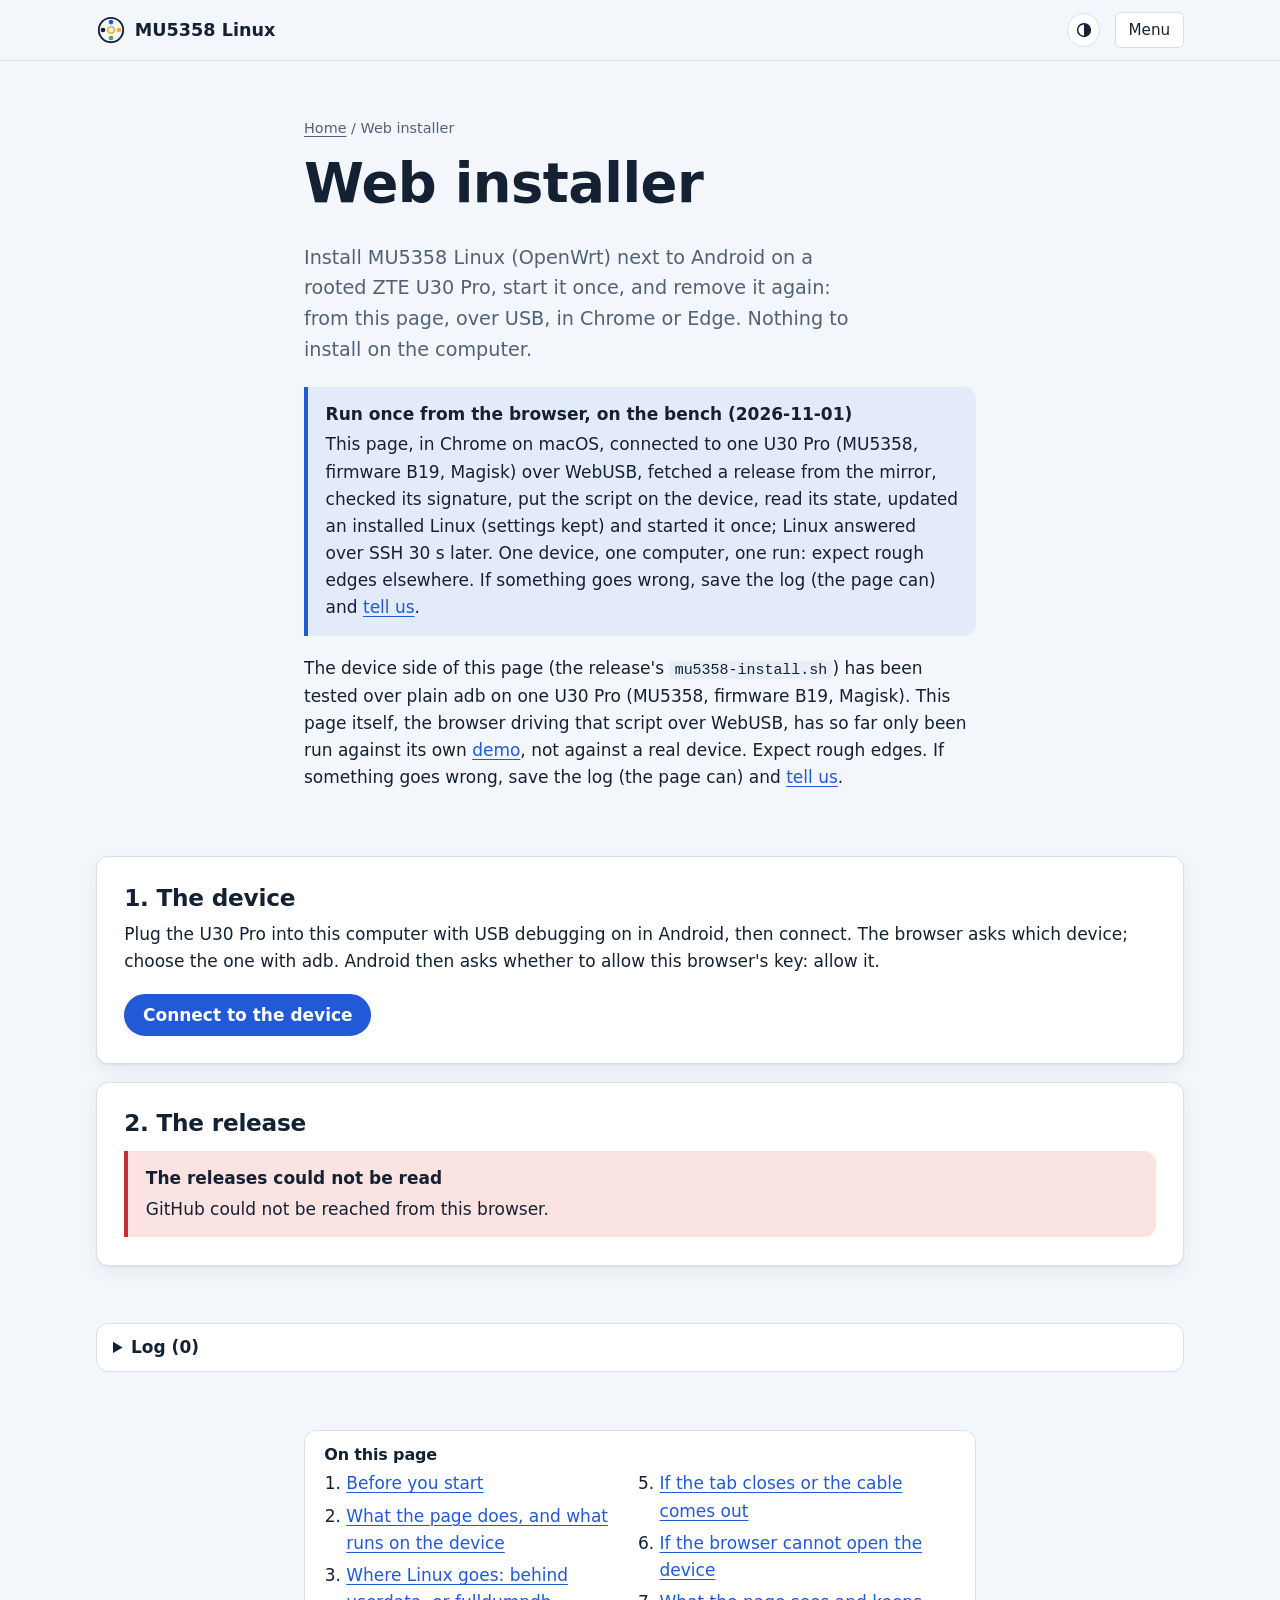
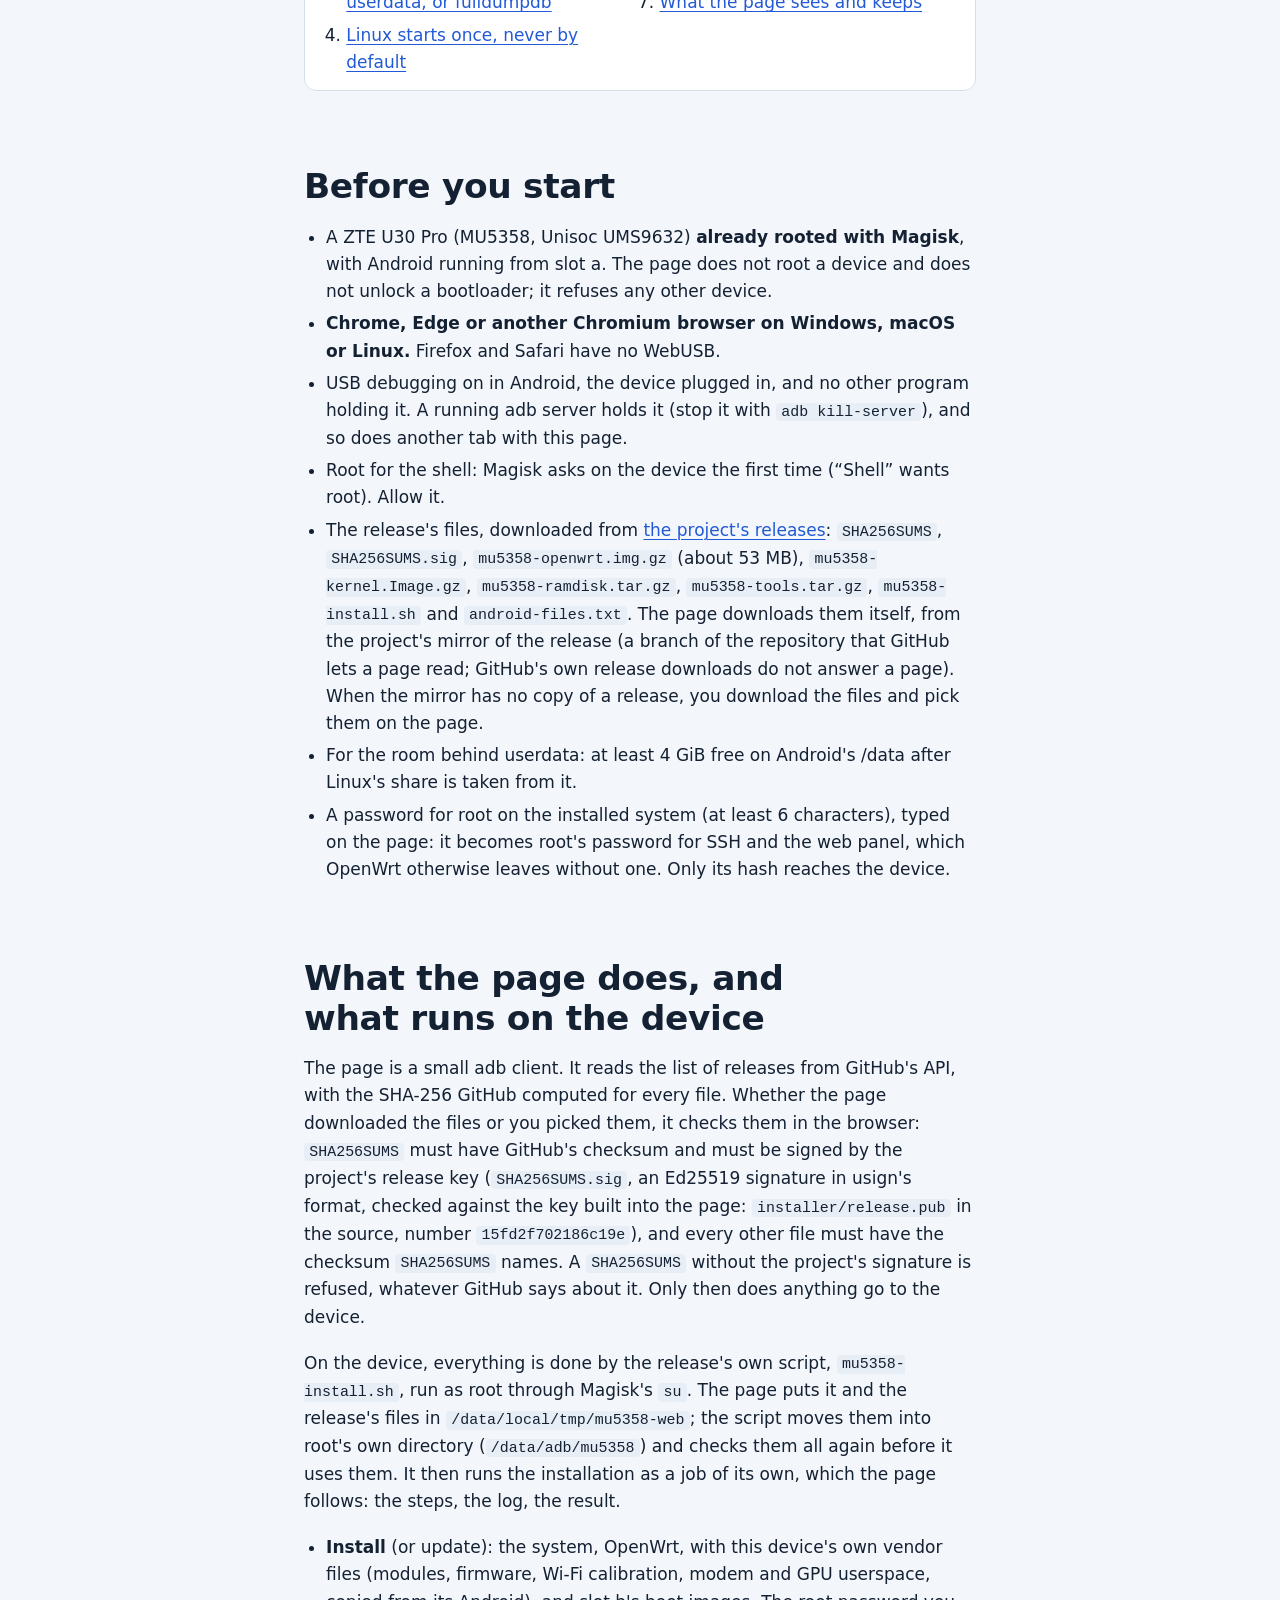
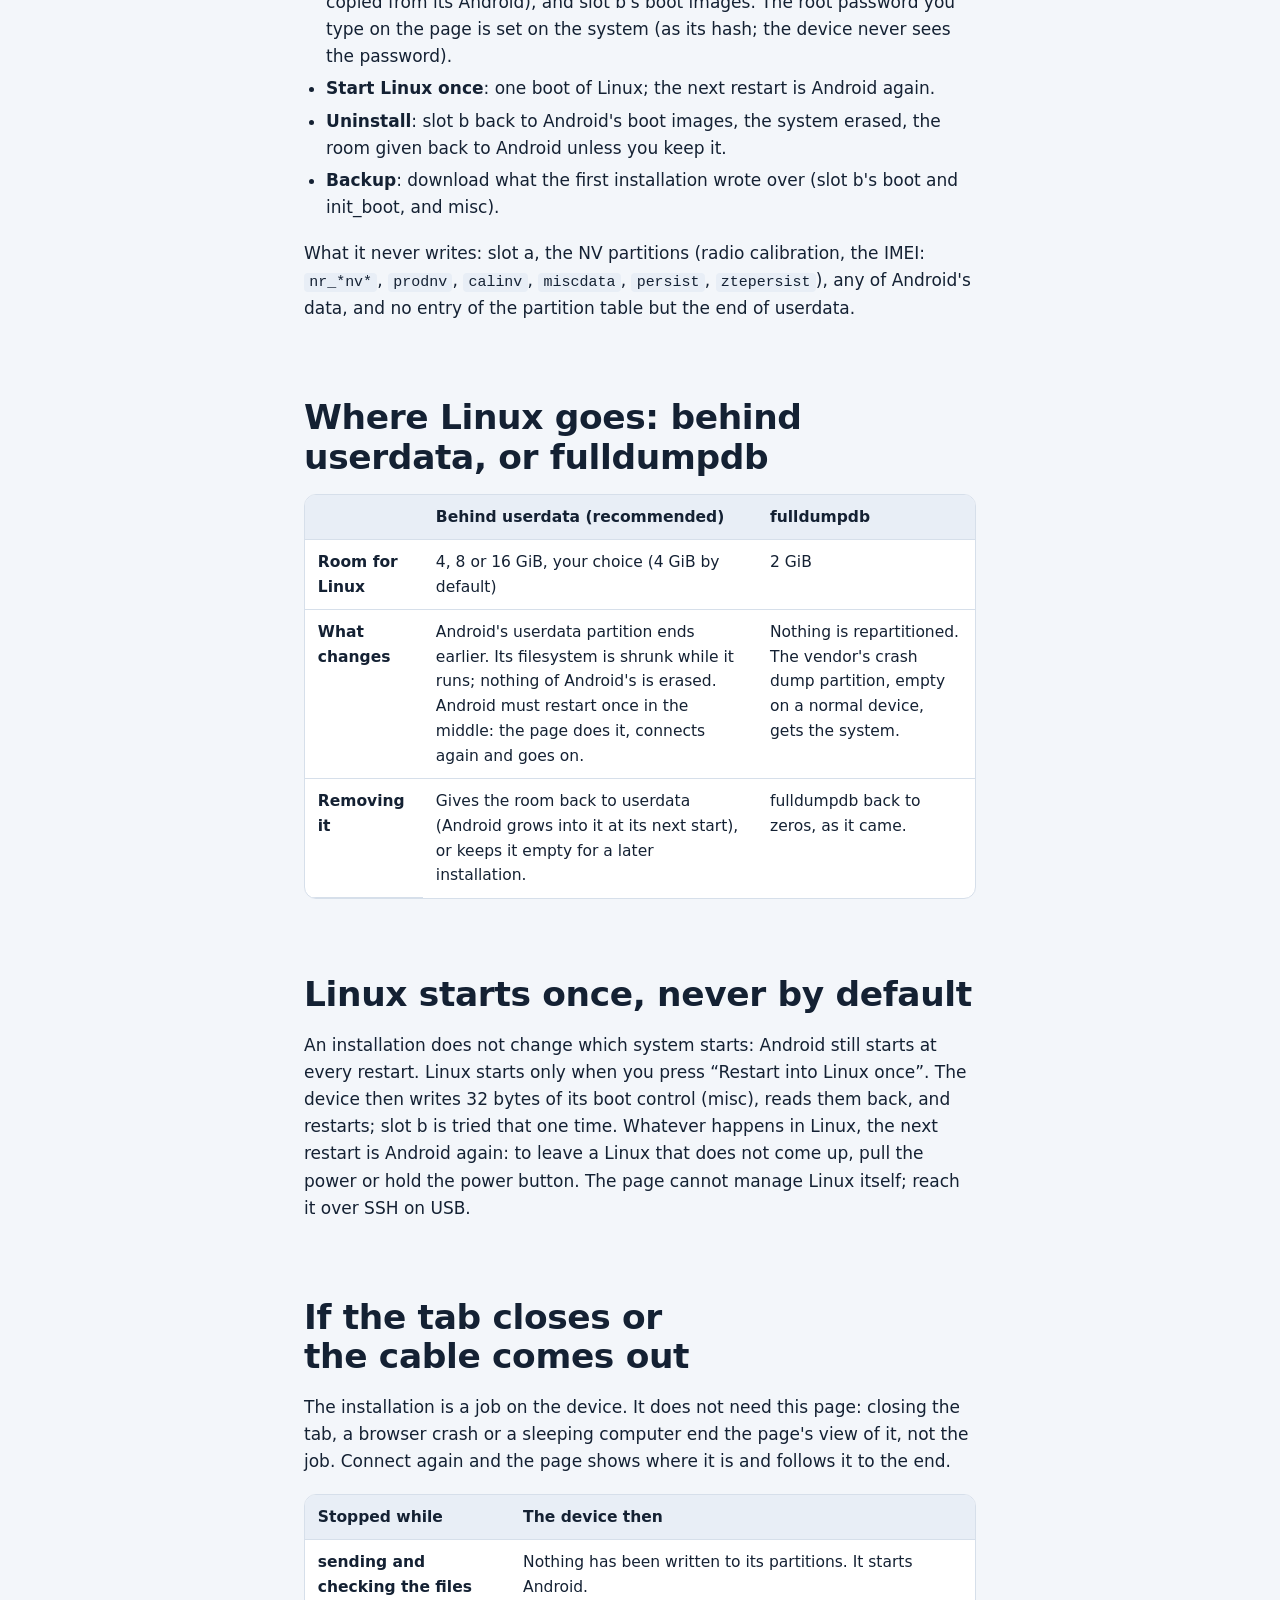
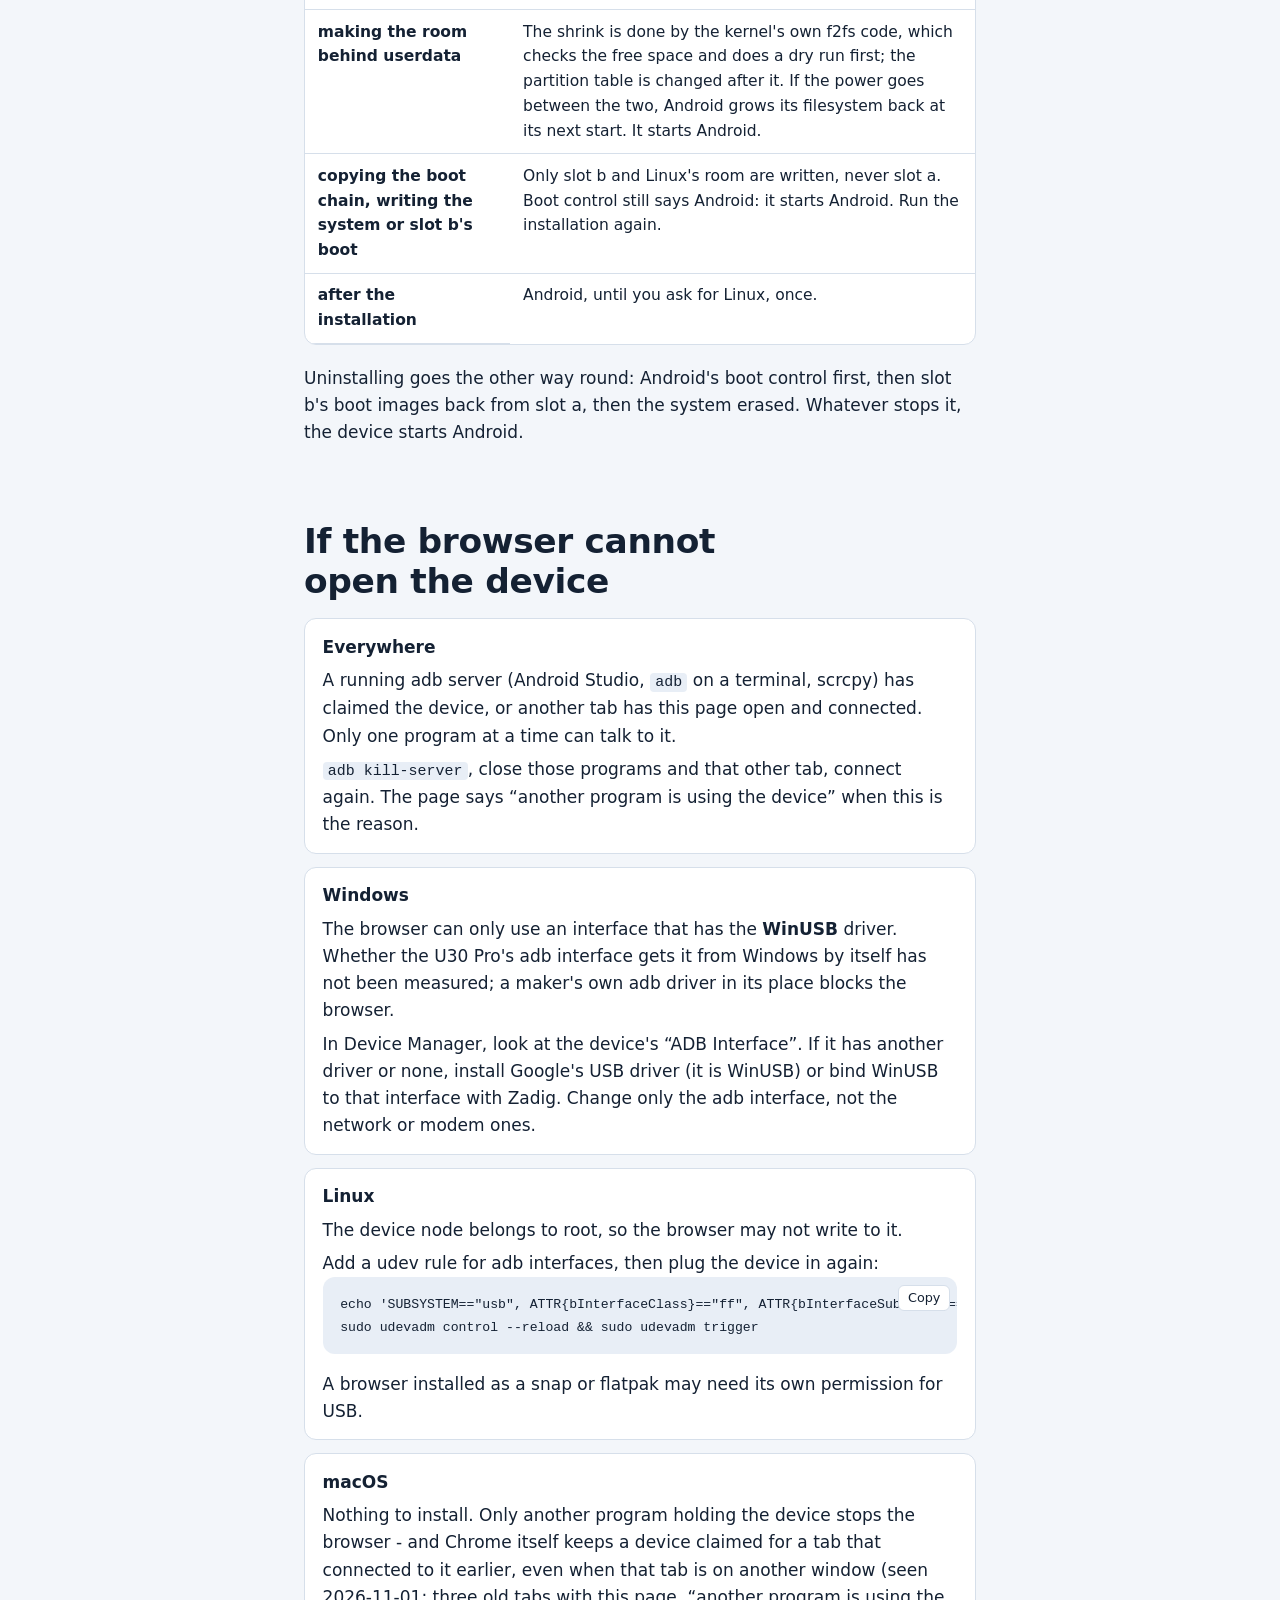
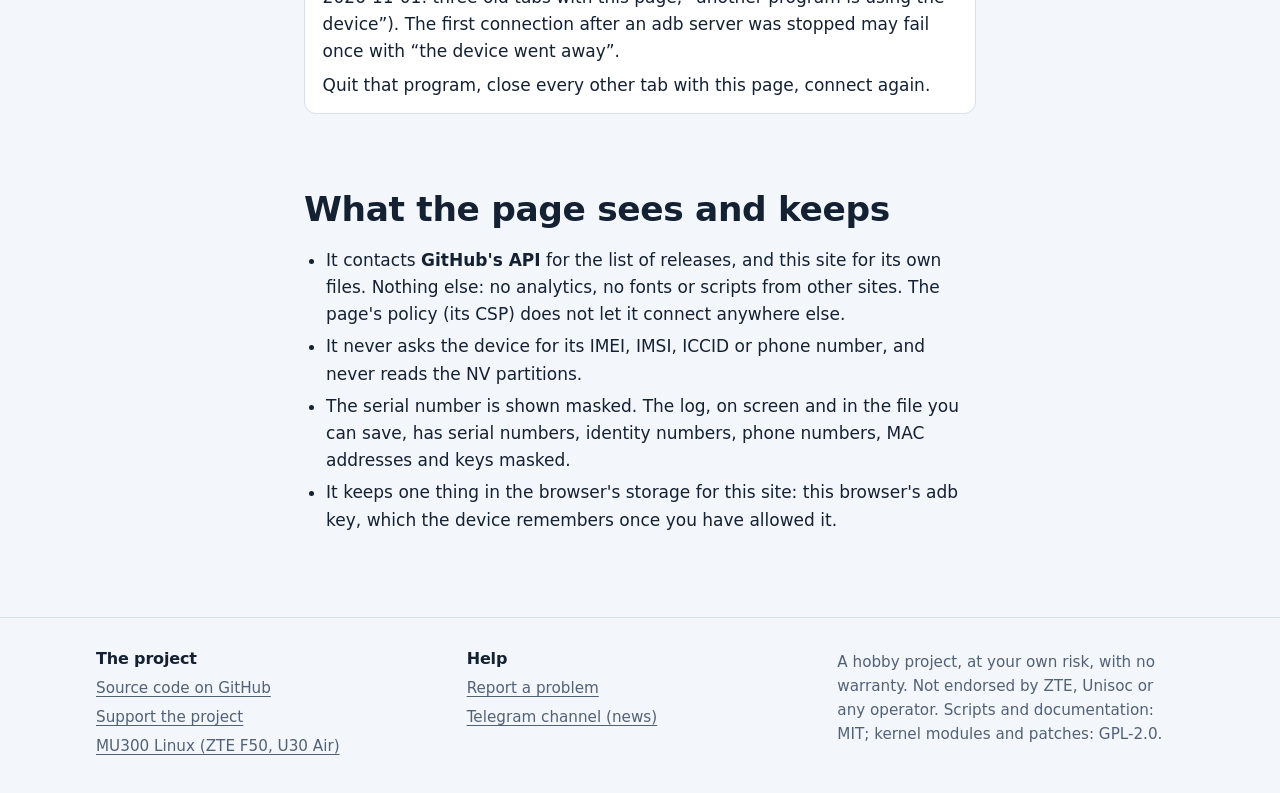
<file: site/web-installer/index.html>
<!DOCTYPE html>
<html lang="en">
<head>
<meta charset="utf-8">
<meta name="viewport" content="width=device-width, initial-scale=1">
<!-- This page talks to a device over USB. Its policy: scripts and styles from this site only, and no connection
     to anything but this site and GitHub's API. (The hash is the theme script below; no web fonts on this page.) -->
<meta http-equiv="Content-Security-Policy" content="default-src 'none'; script-src 'self' 'sha256-soKh/tpEPakmmFYz71tBkGNCxZ3QCWXshSiSGpHasJk='; style-src 'self'; img-src 'self' data:; connect-src 'self' https://api.github.com https://raw.githubusercontent.com; base-uri 'none'; form-action 'none'">
<meta name="referrer" content="no-referrer">
<script>try{var t=localStorage.getItem("mu5358-theme");if(t==="light"||t==="dark")document.documentElement.setAttribute("data-theme",t)}catch(e){}</script>
<title>Web installer: OpenWrt on the ZTE U30 Pro from the browser</title>
<meta name="description" content="Install MU5358 Linux (OpenWrt) next to Android on a rooted ZTE U30 Pro (MU5358) from Chrome or Edge over USB, with no adb or script on the computer.">
<link rel="canonical" href="https://kaandikec.com/mu5358-linux/web-installer/">
<link rel="alternate" hreflang="en" href="https://kaandikec.com/mu5358-linux/web-installer/">
<link rel="alternate" hreflang="tr" href="https://kaandikec.com/mu5358-linux/tr/web-installer/">
<link rel="alternate" hreflang="zh-Hans" href="https://kaandikec.com/mu5358-linux/zh/web-installer/">
<link rel="alternate" hreflang="x-default" href="https://kaandikec.com/mu5358-linux/web-installer/">
<meta property="og:type" content="website">
<meta property="og:site_name" content="MU5358 Linux">
<meta property="og:title" content="Web installer: OpenWrt on the ZTE U30 Pro from the browser">
<meta property="og:description" content="Install MU5358 Linux (OpenWrt) next to Android on a rooted ZTE U30 Pro from Chrome or Edge over USB.">
<meta property="og:url" content="https://kaandikec.com/mu5358-linux/web-installer/">
<meta property="og:image" content="https://kaandikec.com/mu5358-linux/assets/img/ui-home.png">
<meta name="theme-color" content="#f3f6fa" media="(prefers-color-scheme: light)">
<meta name="theme-color" content="#0d1520" media="(prefers-color-scheme: dark)">
<link rel="icon" href="../assets/favicon.svg" type="image/svg+xml">
<link rel="stylesheet" href="../assets/style.css">
<link rel="stylesheet" href="../assets/web-installer/web-installer.css">
<script src="../assets/site.js" defer></script>
<script type="module" src="../assets/web-installer/app.js"></script>
</head>
<body>
<a class="skip" href="#content">Skip to the content</a>
<header class="site-header">
<div class="wrap">
<a class="brand" href="../"><svg viewBox="0 0 64 64" aria-hidden="true"><circle cx="32" cy="32" r="26" fill="none" stroke="currentColor" stroke-width="4"/><circle cx="32" cy="15" r="5" fill="#2259d6"/><circle cx="49" cy="32" r="5" fill="#f2b23a"/><circle cx="32" cy="49" r="5" fill="#3fae6a"/><circle cx="15" cy="32" r="5" fill="currentColor"/><circle cx="32" cy="32" r="7" fill="none" stroke="#f2b23a" stroke-width="3.5"/></svg>MU5358 Linux</a>
<nav class="site-nav" id="site-nav" aria-label="Main">
<a href="../#works">What works</a>
<a href="../#screen">The screen</a>
<a href="../#how">How it boots</a>
<a href="../#build">Build it</a>
<a href="./" aria-current="page">Web installer</a>
<a href="https://github.com/dikeckaan/mu5358-linux">GitHub</a>
<span class="langs" role="group" aria-label="Language"><a href="./" hreflang="en" lang="en" aria-current="true">English</a><a href="../tr/web-installer/" hreflang="tr" lang="tr">Türkçe</a><a href="../zh/web-installer/" hreflang="zh-Hans" lang="zh-Hans">中文</a></span>
</nav>
<button class="theme-btn" type="button" hidden data-labels="Theme|Auto|Light|Dark|follows your system|Change the colour theme"><svg class="i-auto" viewBox="0 0 24 24" aria-hidden="true"><circle cx="12" cy="12" r="8.5" fill="none" stroke="currentColor" stroke-width="2"/><path d="M12 3.5a8.5 8.5 0 0 1 0 17z" fill="currentColor"/></svg><svg class="i-light" viewBox="0 0 24 24" aria-hidden="true"><circle cx="12" cy="12" r="4.5" fill="none" stroke="currentColor" stroke-width="2"/><path d="M12 2v3M12 19v3M2 12h3M19 12h3M4.9 4.9l2.1 2.1M17 17l2.1 2.1M4.9 19.1 7 17M17 7l2.1-2.1" stroke="currentColor" stroke-width="2" stroke-linecap="round"/></svg><svg class="i-dark" viewBox="0 0 24 24" aria-hidden="true"><path d="M20 14.5A8.5 8.5 0 0 1 9.5 4a8.5 8.5 0 1 0 10.5 10.5z" fill="none" stroke="currentColor" stroke-width="2" stroke-linejoin="round"/></svg><span class="theme-name"></span></button>
<button class="menu-btn" type="button" aria-expanded="false" aria-controls="site-nav">Menu</button>
</div>
</header>
<main id="content">

<header class="page-head">
<div class="prose">
<nav class="crumbs" aria-label="Breadcrumb"><a href="../">Home</a> <span aria-hidden="true">/</span> <span aria-current="page">Web installer</span></nav>
<h1>Web installer</h1>
<p class="lede">Install MU5358 Linux (OpenWrt) next to Android on a rooted ZTE U30 Pro, start it once, and remove it again: from this page, over USB, in Chrome or Edge. Nothing to install on the computer.</p>
<div class="callout">
<strong>Run once from the browser, on the bench (2026-11-01)</strong>
<p>This page, in Chrome on macOS, connected to one U30 Pro (MU5358, firmware B19, Magisk) over WebUSB, fetched a release from the mirror, checked its signature, put the script on the device, read its state, updated an installed Linux (settings kept) and started it once; Linux answered over SSH 30 s later. One device, one computer, one run: expect rough edges elsewhere. If something goes wrong, save the log (the page can) and <a href="https://github.com/dikeckaan/mu5358-linux/issues">tell us</a>.</p>
</div>
<p>The device side of this page (the release's <code>mu5358-install.sh</code>) has been tested over plain adb on one U30 Pro (MU5358, firmware B19, Magisk). This page itself, the browser driving that script over WebUSB, has so far only been run against its own <a href="?demo">demo</a>, not against a real device. Expect rough edges. If something goes wrong, save the log (the page can) and <a href="https://github.com/dikeckaan/mu5358-linux/issues">tell us</a>.</p>
</div>
</div>
</header>

<div class="wrap">
<noscript><p class="wi-noscript">This page needs JavaScript and a browser with WebUSB (Chrome or Edge on a computer).</p></noscript>
<div class="wi" id="wi-app" hidden><p class="wi-wait">Loading the installer…</p></div>
</div>

<div class="prose">

<nav class="toc" aria-labelledby="toc-h">
<h2 id="toc-h">On this page</h2>
<ol>
<li><a href="#before">Before you start</a></li>
<li><a href="#does">What the page does, and what runs on the device</a></li>
<li><a href="#where">Where Linux goes: behind userdata, or fulldumpdb</a></li>
<li><a href="#once">Linux starts once, never by default</a></li>
<li><a href="#safety">If the tab closes or the cable comes out</a></li>
<li><a href="#cannot-open">If the browser cannot open the device</a></li>
<li><a href="#privacy">What the page sees and keeps</a></li>
</ol>
</nav>

<h2 id="before">Before you start</h2>
<ul>
<li>A ZTE U30 Pro (MU5358, Unisoc UMS9632) <strong>already rooted with Magisk</strong>, with Android running from slot a. The page does not root a device and does not unlock a bootloader; it refuses any other device.</li>
<li><strong>Chrome, Edge or another Chromium browser on Windows, macOS or Linux.</strong> Firefox and Safari have no WebUSB.</li>
<li>USB debugging on in Android, the device plugged in, and no other program holding it. A running adb server holds it (stop it with <code>adb kill-server</code>), and so does another tab with this page.</li>
<li>Root for the shell: Magisk asks on the device the first time (“Shell” wants root). Allow it.</li>
<li>The release's files, downloaded from <a href="https://github.com/dikeckaan/mu5358-linux/releases">the project's releases</a>: <code>SHA256SUMS</code>, <code>SHA256SUMS.sig</code>, <code>mu5358-openwrt.img.gz</code> (about 53 MB), <code>mu5358-kernel.Image.gz</code>, <code>mu5358-ramdisk.tar.gz</code>, <code>mu5358-tools.tar.gz</code>, <code>mu5358-install.sh</code> and <code>android-files.txt</code>. The page downloads them itself, from the project's mirror of the release (a branch of the repository that GitHub lets a page read; GitHub's own release downloads do not answer a page). When the mirror has no copy of a release, you download the files and pick them on the page.</li>
<li>For the room behind userdata: at least 4 GiB free on Android's /data after Linux's share is taken from it.</li>
<li>A password for root on the installed system (at least 6 characters), typed on the page: it becomes root's password for SSH and the web panel, which OpenWrt otherwise leaves without one. Only its hash reaches the device.</li>
</ul>

<h2 id="does">What the page does, and what runs on the device</h2>
<p>The page is a small adb client. It reads the list of releases from GitHub's API, with the SHA-256 GitHub computed for every file. Whether the page downloaded the files or you picked them, it checks them in the browser: <code>SHA256SUMS</code> must have GitHub's checksum and must be signed by the project's release key (<code>SHA256SUMS.sig</code>, an Ed25519 signature in usign's format, checked against the key built into the page: <code>installer/release.pub</code> in the source, number <code>15fd2f702186c19e</code>), and every other file must have the checksum <code>SHA256SUMS</code> names. A <code>SHA256SUMS</code> without the project's signature is refused, whatever GitHub says about it. Only then does anything go to the device.</p>
<p>On the device, everything is done by the release's own script, <code>mu5358-install.sh</code>, run as root through Magisk's <code>su</code>. The page puts it and the release's files in <code>/data/local/tmp/mu5358-web</code>; the script moves them into root's own directory (<code>/data/adb/mu5358</code>) and checks them all again before it uses them. It then runs the installation as a job of its own, which the page follows: the steps, the log, the result.</p>
<ul>
<li><strong>Install</strong> (or update): the system, OpenWrt, with this device's own vendor files (modules, firmware, Wi-Fi calibration, modem and GPU userspace, copied from its Android), and slot b's boot images. The root password you type on the page is set on the system (as its hash; the device never sees the password).</li>
<li><strong>Start Linux once</strong>: one boot of Linux; the next restart is Android again.</li>
<li><strong>Uninstall</strong>: slot b back to Android's boot images, the system erased, the room given back to Android unless you keep it.</li>
<li><strong>Backup</strong>: download what the first installation wrote over (slot b's boot and init_boot, and misc).</li>
</ul>
<p>What it never writes: slot a, the NV partitions (radio calibration, the IMEI: <code>nr_*nv*</code>, <code>prodnv</code>, <code>calinv</code>, <code>miscdata</code>, <code>persist</code>, <code>ztepersist</code>), any of Android's data, and no entry of the partition table but the end of userdata.</p>

<h2 id="where">Where Linux goes: behind userdata, or fulldumpdb</h2>
<div class="table-scroll"><table>
<thead><tr><th scope="col"></th><th scope="col">Behind userdata (recommended)</th><th scope="col">fulldumpdb</th></tr></thead><tbody>
<tr><th scope="row">Room for Linux</th><td>4, 8 or 16 GiB, your choice (4 GiB by default)</td><td>2 GiB</td></tr>
<tr><th scope="row">What changes</th><td>Android's userdata partition ends earlier. Its filesystem is shrunk while it runs; nothing of Android's is erased. Android must restart once in the middle: the page does it, connects again and goes on.</td><td>Nothing is repartitioned. The vendor's crash dump partition, empty on a normal device, gets the system.</td></tr>
<tr><th scope="row">Removing it</th><td>Gives the room back to userdata (Android grows into it at its next start), or keeps it empty for a later installation.</td><td>fulldumpdb back to zeros, as it came.</td></tr>
</tbody></table></div>

<h2 id="once">Linux starts once, never by default</h2>
<p>An installation does not change which system starts: Android still starts at every restart. Linux starts only when you press “Restart into Linux once”. The device then writes 32 bytes of its boot control (misc), reads them back, and restarts; slot b is tried that one time. Whatever happens in Linux, the next restart is Android again: to leave a Linux that does not come up, pull the power or hold the power button. The page cannot manage Linux itself; reach it over SSH on USB.</p>

<h2 id="safety">If the tab closes or the cable comes out</h2>
<p>The installation is a job on the device. It does not need this page: closing the tab, a browser crash or a sleeping computer end the page's view of it, not the job. Connect again and the page shows where it is and follows it to the end.</p>
<div class="table-scroll"><table>
<thead><tr><th scope="col">Stopped while</th><th scope="col">The device then</th></tr></thead><tbody>
<tr><th scope="row">sending and checking the files</th><td>Nothing has been written to its partitions. It starts Android.</td></tr>
<tr><th scope="row">making the room behind userdata</th><td>The shrink is done by the kernel's own f2fs code, which checks the free space and does a dry run first; the partition table is changed after it. If the power goes between the two, Android grows its filesystem back at its next start. It starts Android.</td></tr>
<tr><th scope="row">copying the boot chain, writing the system or slot b's boot</th><td>Only slot b and Linux's room are written, never slot a. Boot control still says Android: it starts Android. Run the installation again.</td></tr>
<tr><th scope="row">after the installation</th><td>Android, until you ask for Linux, once.</td></tr>
</tbody></table></div>
<p>Uninstalling goes the other way round: Android's boot control first, then slot b's boot images back from slot a, then the system erased. Whatever stops it, the device starts Android.</p>

<h2 id="cannot-open">If the browser cannot open the device</h2>
<div class="qa"><p><strong>Everywhere</strong></p>
<p>A running adb server (Android Studio, <code>adb</code> on a terminal, scrcpy) has claimed the device, or another tab has this page open and connected. Only one program at a time can talk to it.</p>
<div><code>adb kill-server</code>, close those programs and that other tab, connect again. The page says “another program is using the device” when this is the reason.</div></div>
<div class="qa"><p><strong>Windows</strong></p>
<p>The browser can only use an interface that has the <strong>WinUSB</strong> driver. Whether the U30 Pro's adb interface gets it from Windows by itself has not been measured; a maker's own adb driver in its place blocks the browser.</p>
<div>In Device Manager, look at the device's “ADB Interface”. If it has another driver or none, install Google's USB driver (it is WinUSB) or bind WinUSB to that interface with Zadig. Change only the adb interface, not the network or modem ones.</div></div>
<div class="qa"><p><strong>Linux</strong></p>
<p>The device node belongs to root, so the browser may not write to it.</p>
<div>Add a udev rule for adb interfaces, then plug the device in again:
<pre><code>echo 'SUBSYSTEM=="usb", ATTR{bInterfaceClass}=="ff", ATTR{bInterfaceSubClass}=="42", MODE="0660", TAG+="uaccess"' | sudo tee /etc/udev/rules.d/51-adb-webusb.rules
sudo udevadm control --reload &amp;&amp; sudo udevadm trigger</code></pre>
A browser installed as a snap or flatpak may need its own permission for USB.</div></div>
<div class="qa"><p><strong>macOS</strong></p>
<p>Nothing to install. Only another program holding the device stops the browser - and Chrome itself keeps a device claimed for a tab that connected to it earlier, even when that tab is on another window (seen 2026-11-01: three old tabs with this page, “another program is using the device”). The first connection after an adb server was stopped may fail once with “the device went away”.</p>
<div>Quit that program, close every other tab with this page, connect again.</div></div>

<h2 id="privacy">What the page sees and keeps</h2>
<ul>
<li>It contacts <strong>GitHub's API</strong> for the list of releases, and this site for its own files. Nothing else: no analytics, no fonts or scripts from other sites. The page's policy (its CSP) does not let it connect anywhere else.</li>
<li>It never asks the device for its IMEI, IMSI, ICCID or phone number, and never reads the NV partitions.</li>
<li>The serial number is shown masked. The log, on screen and in the file you can save, has serial numbers, identity numbers, phone numbers, MAC addresses and keys masked.</li>
<li>It keeps one thing in the browser's storage for this site: this browser's adb key, which the device remembers once you have allowed it.</li>
</ul>

</div>

</main>
<footer class="site-footer">
<div class="wrap">
<div>
<h2>The project</h2>
<ul>
<li><a href="https://github.com/dikeckaan/mu5358-linux">Source code on GitHub</a></li>
<li><a href="https://github.com/sponsors/dikeckaan">Support the project</a></li>
<li><a href="https://kaandikec.com/mu300-linux/">MU300 Linux (ZTE F50, U30 Air)</a></li>
</ul>
</div>
<div>
<h2>Help</h2>
<ul>
<li><a href="https://github.com/dikeckaan/mu5358-linux/issues">Report a problem</a></li>
<li><a href="https://t.me/mu300project">Telegram channel (news)</a></li>
</ul>
</div>
<div>
<p>A hobby project, at your own risk, with no warranty. Not endorsed by ZTE, Unisoc or any operator. Scripts and documentation: MIT; kernel modules and patches: GPL-2.0.</p>
</div>
</div>
</footer>
</body>
</html>
</file>
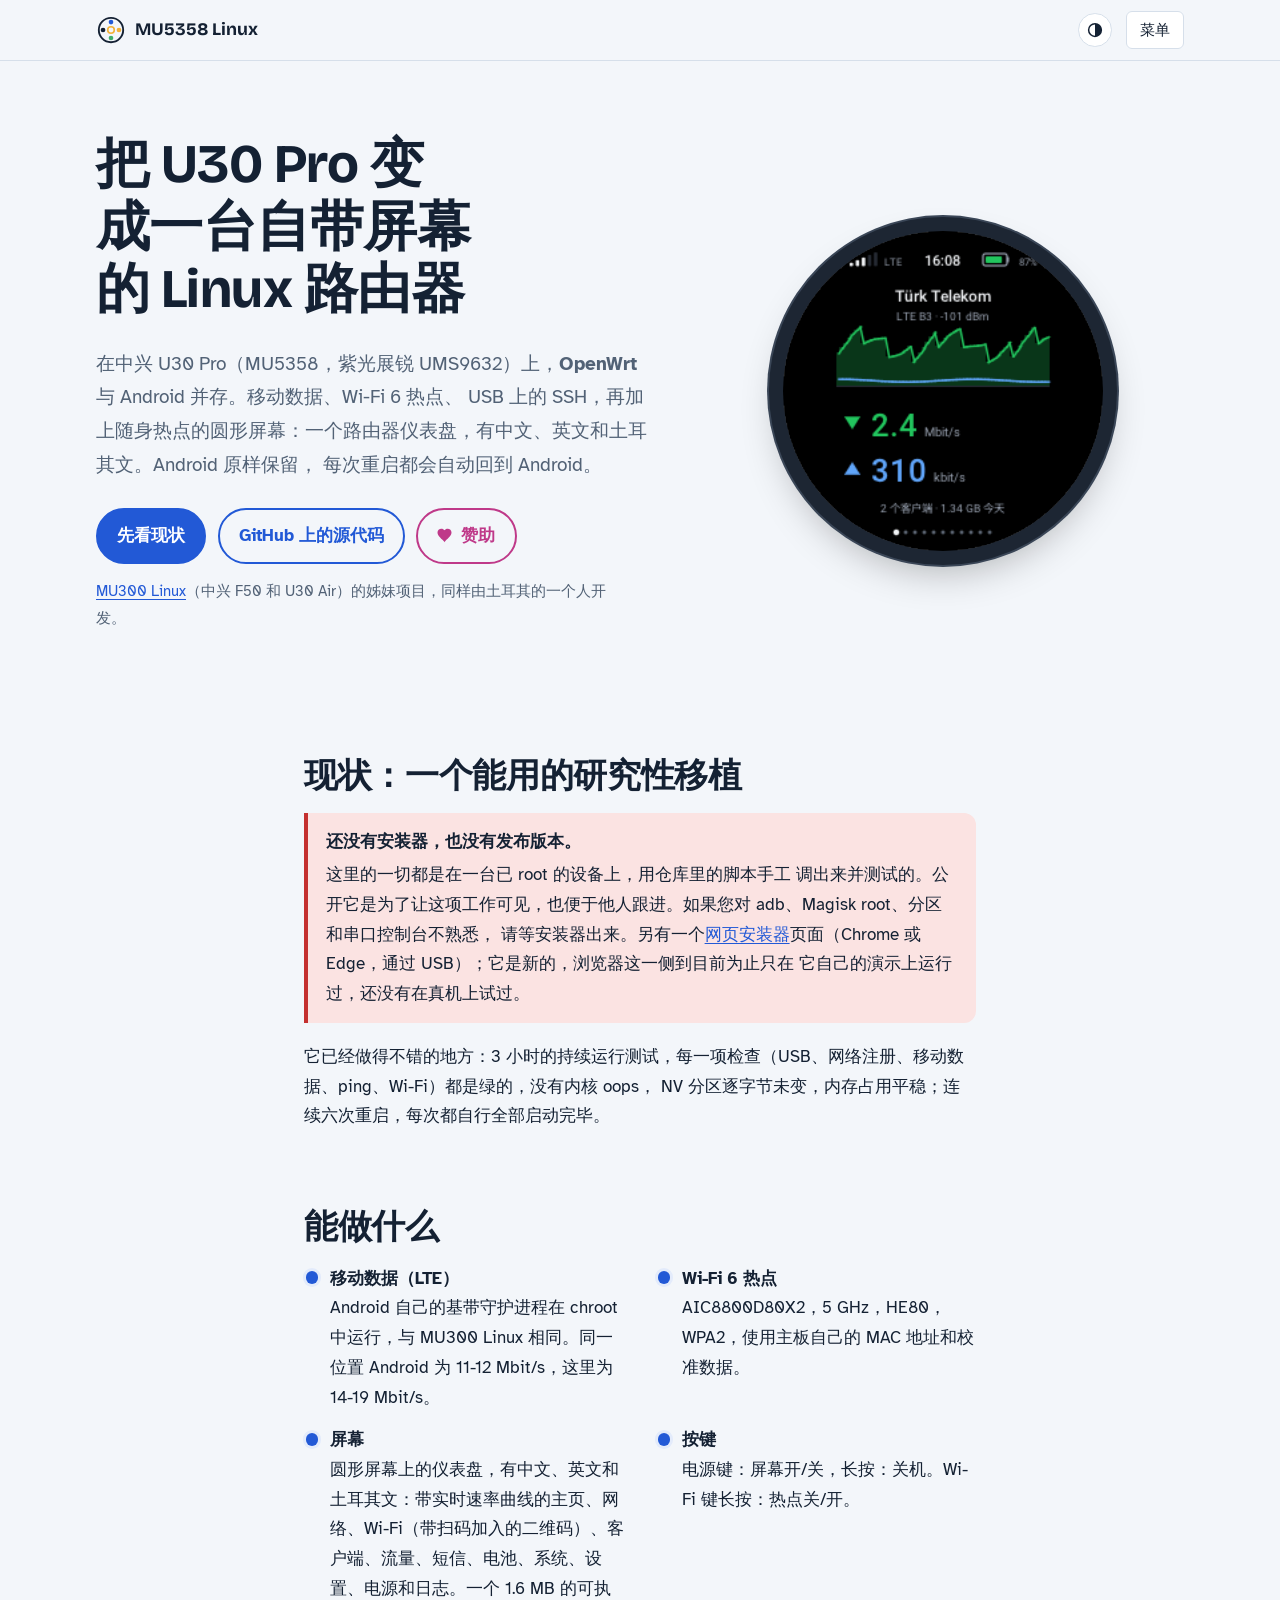
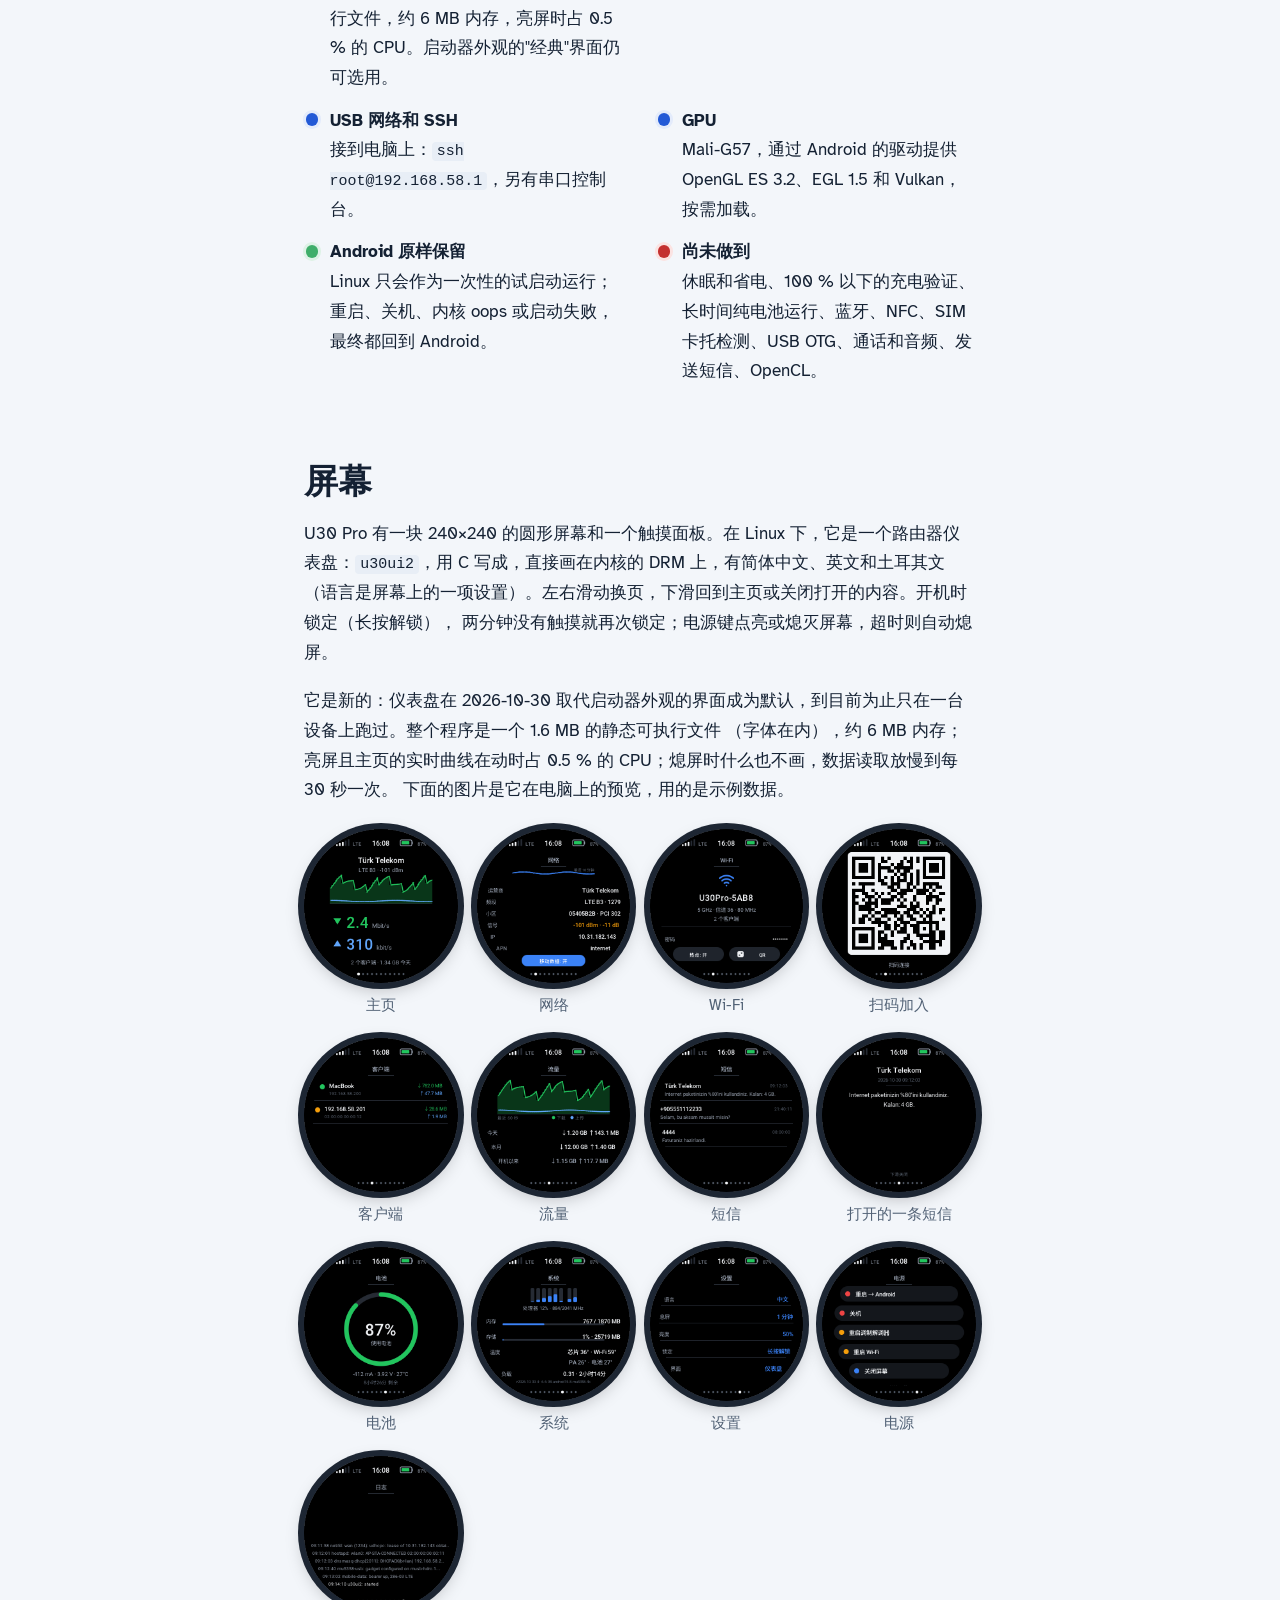
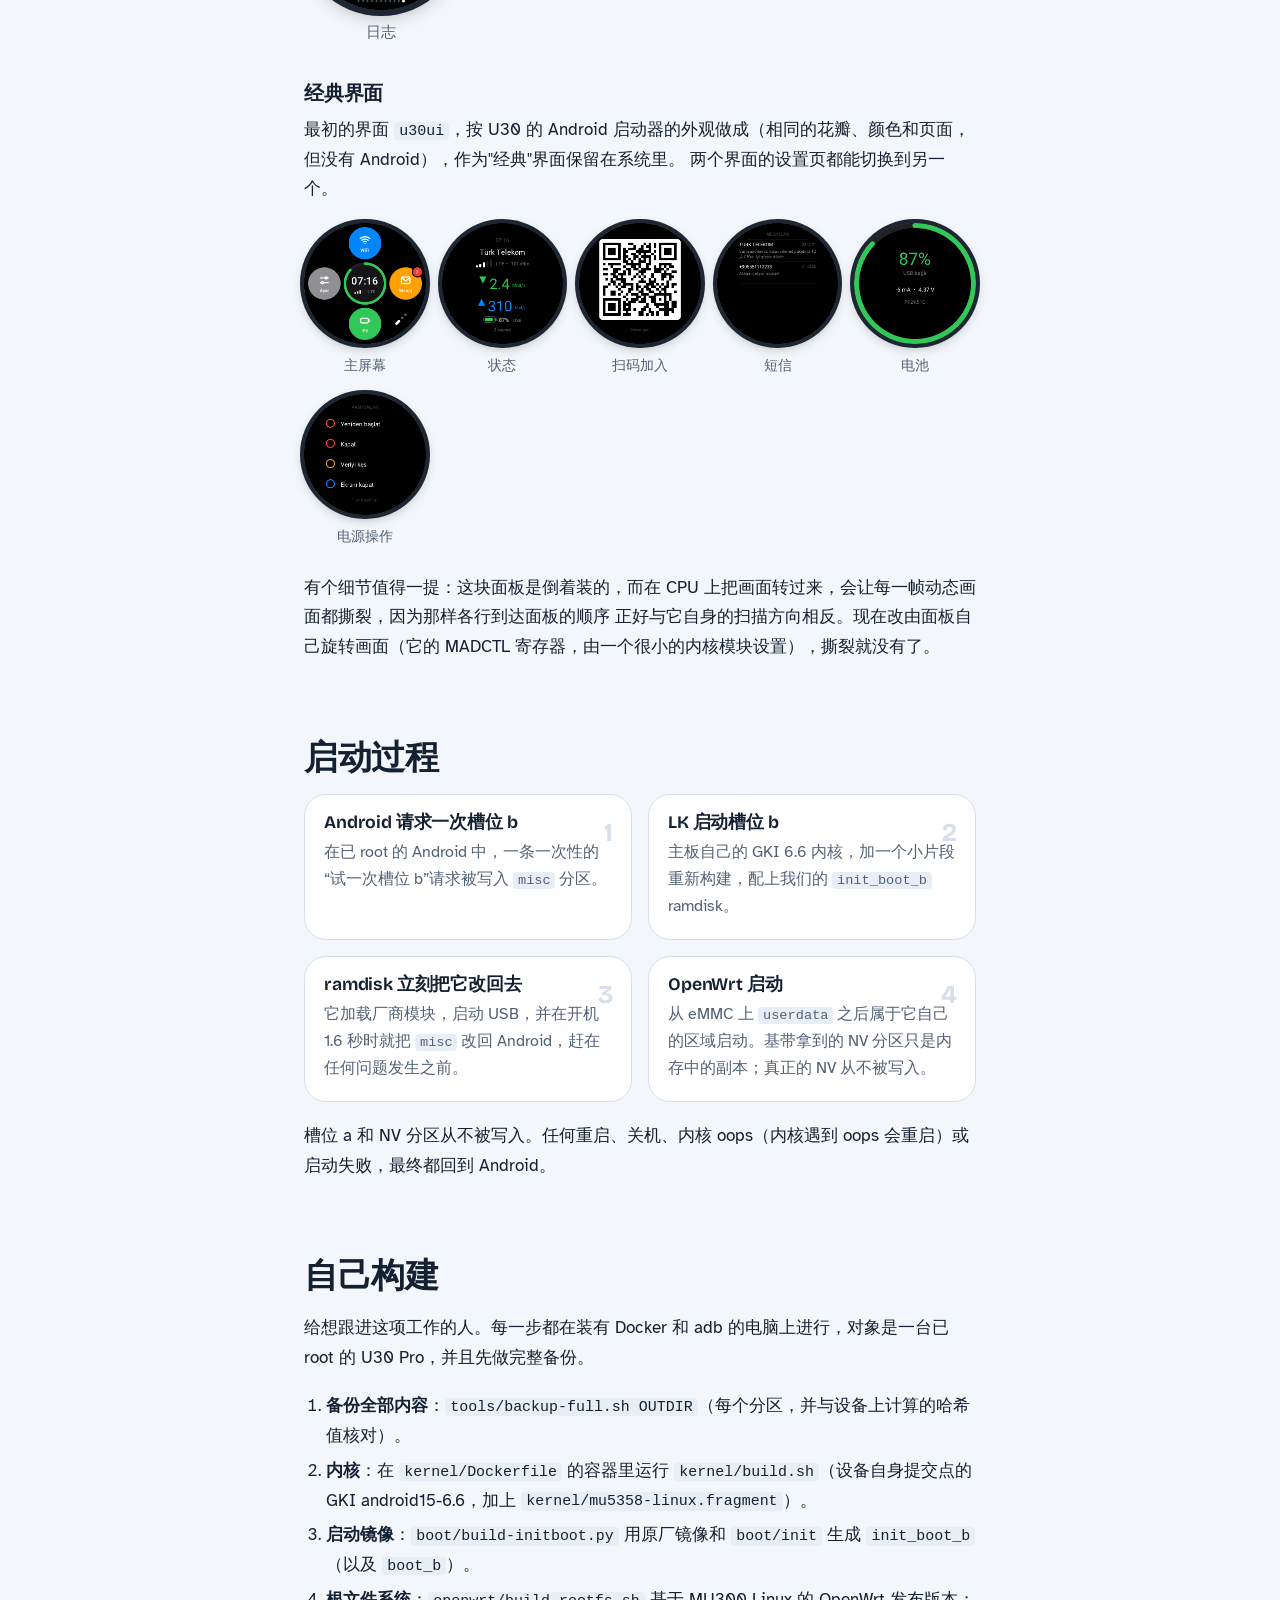
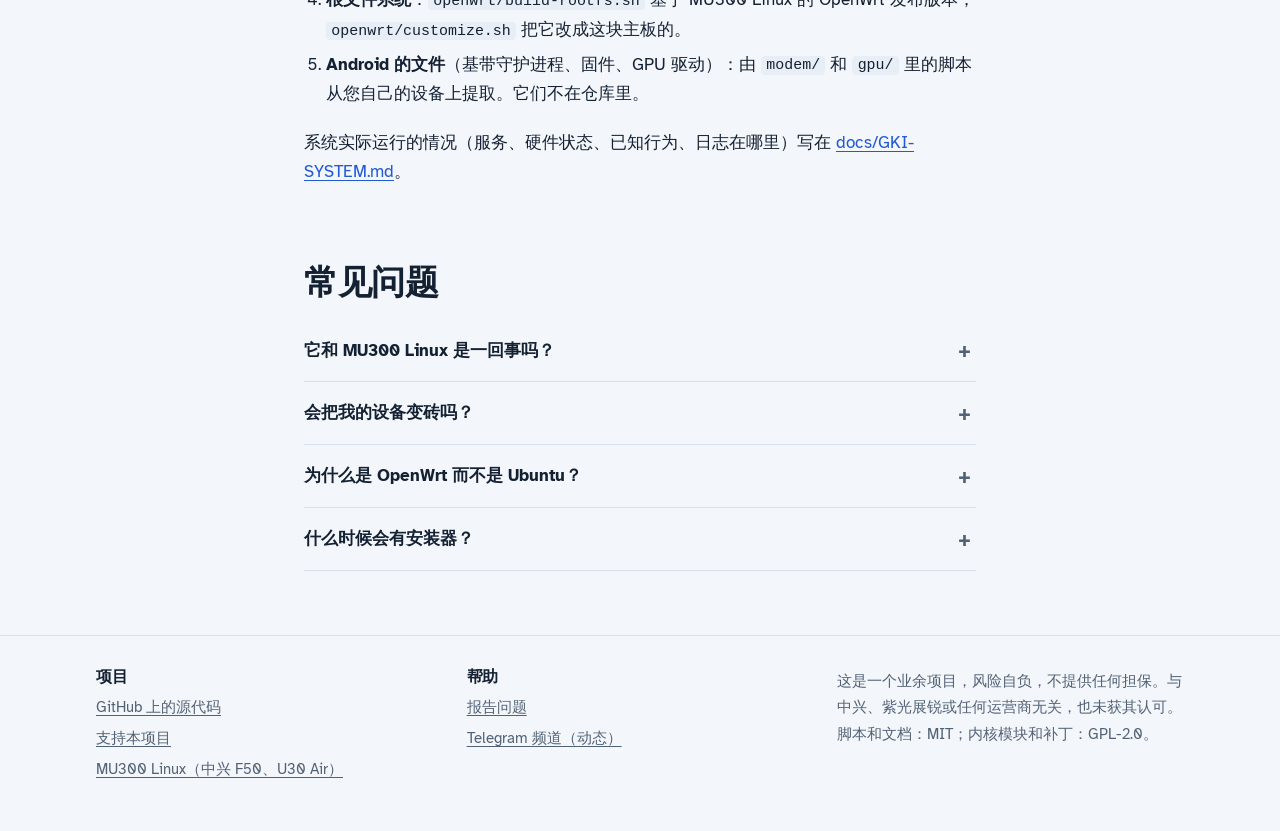
<file: site/zh/index.html>
<!DOCTYPE html>
<html lang="zh-Hans">
<head>
<meta charset="utf-8">
<meta name="viewport" content="width=device-width, initial-scale=1">
<script>try{var t=localStorage.getItem("mu5358-theme");if(t==="light"||t==="dark")document.documentElement.setAttribute("data-theme",t)}catch(e){}</script>
<title>MU5358 Linux：在中兴 U30 Pro 5G 随身热点上运行 OpenWrt</title>
<meta name="description" content="在中兴 U30 Pro（MU5358，紫光展锐 UMS9632）5G 随身热点上与 Android 并存运行 OpenWrt，并把它的圆形屏幕用作控制面板。一个能用的研究性移植，还没有安装器。">
<link rel="canonical" href="https://kaandikec.com/mu5358-linux/zh/">
<link rel="alternate" hreflang="en" href="https://kaandikec.com/mu5358-linux/">
<link rel="alternate" hreflang="tr" href="https://kaandikec.com/mu5358-linux/tr/">
<link rel="alternate" hreflang="zh-Hans" href="https://kaandikec.com/mu5358-linux/zh/">
<link rel="alternate" hreflang="x-default" href="https://kaandikec.com/mu5358-linux/">
<meta property="og:type" content="website">
<meta property="og:site_name" content="MU5358 Linux">
<meta property="og:title" content="MU5358 Linux：在中兴 U30 Pro 5G 随身热点上运行 OpenWrt">
<meta property="og:description" content="在中兴 U30 Pro（UMS9632）上与 Android 并存运行 OpenWrt，圆形屏幕用作控制面板。一个能用的研究性移植。">
<meta property="og:url" content="https://kaandikec.com/mu5358-linux/zh/">
<meta property="og:locale" content="zh_CN">
<meta property="og:image" content="https://kaandikec.com/mu5358-linux/assets/img/ui2-home-zh.png">
<meta name="theme-color" content="#f3f6fa" media="(prefers-color-scheme: light)">
<meta name="theme-color" content="#0d1520" media="(prefers-color-scheme: dark)">
<link rel="icon" href="../assets/favicon.svg" type="image/svg+xml">
<link rel="preconnect" href="https://fonts.googleapis.com">
<link rel="preconnect" href="https://fonts.gstatic.com" crossorigin>
<link rel="stylesheet" href="https://fonts.googleapis.com/css2?family=Atkinson+Hyperlegible:ital,wght@0,400;0,700;1,400&amp;family=Bricolage+Grotesque:opsz,wght@12..96,600;12..96,700&amp;display=swap">
<link rel="stylesheet" href="../assets/style.css">
<script src="../assets/site.js" defer></script>
</head>
<body>
<a class="skip" href="#content">跳到正文</a>
<header class="site-header">
<div class="wrap">
<a class="brand" href="./"><svg viewBox="0 0 64 64" aria-hidden="true"><circle cx="32" cy="32" r="26" fill="none" stroke="currentColor" stroke-width="4"/><circle cx="32" cy="15" r="5" fill="#2259d6"/><circle cx="49" cy="32" r="5" fill="#f2b23a"/><circle cx="32" cy="49" r="5" fill="#3fae6a"/><circle cx="15" cy="32" r="5" fill="currentColor"/><circle cx="32" cy="32" r="7" fill="none" stroke="#f2b23a" stroke-width="3.5"/></svg>MU5358 Linux</a>
<nav class="site-nav" id="site-nav" aria-label="Main">
<a href="#works">能做什么</a>
<a href="#screen">屏幕</a>
<a href="#how">启动过程</a>
<a href="#build">自己构建</a>
<a href="web-installer/">网页安装器</a>
<a href="https://github.com/dikeckaan/mu5358-linux">GitHub</a>
<span class="langs" role="group" aria-label="语言"><a href="../" hreflang="en" lang="en">English</a><a href="../tr/" hreflang="tr" lang="tr">Türkçe</a><a href="./" hreflang="zh-Hans" lang="zh-Hans" aria-current="true">中文</a></span>
</nav>
<button class="theme-btn" type="button" hidden data-labels="主题|自动|浅色|深色|跟随系统|切换颜色主题"><svg class="i-auto" viewBox="0 0 24 24" aria-hidden="true"><circle cx="12" cy="12" r="8.5" fill="none" stroke="currentColor" stroke-width="2"/><path d="M12 3.5a8.5 8.5 0 0 1 0 17z" fill="currentColor"/></svg><svg class="i-light" viewBox="0 0 24 24" aria-hidden="true"><circle cx="12" cy="12" r="4.5" fill="none" stroke="currentColor" stroke-width="2"/><path d="M12 2v3M12 19v3M2 12h3M19 12h3M4.9 4.9l2.1 2.1M17 17l2.1 2.1M4.9 19.1 7 17M17 7l2.1-2.1" stroke="currentColor" stroke-width="2" stroke-linecap="round"/></svg><svg class="i-dark" viewBox="0 0 24 24" aria-hidden="true"><path d="M20 14.5A8.5 8.5 0 0 1 9.5 4a8.5 8.5 0 1 0 10.5 10.5z" fill="none" stroke="currentColor" stroke-width="2" stroke-linejoin="round"/></svg><span class="theme-name"></span></button>
<button class="menu-btn" type="button" aria-expanded="false" aria-controls="site-nav">菜单</button>
</div>
</header>
<main id="content">

<section class="hero">
<div class="wrap">
<div>
<h1>把 U30 Pro 变成一台自带屏幕的 Linux 路由器</h1>
<p class="lede">在中兴 U30 Pro（MU5358，紫光展锐 UMS9632）上，<strong>OpenWrt</strong> 与 Android 并存。移动数据、Wi-Fi 6 热点、
USB 上的 SSH，再加上随身热点的圆形屏幕：一个路由器仪表盘，有中文、英文和土耳其文。Android 原样保留，
每次重启都会自动回到 Android。</p>
<div class="actions">
<a class="btn primary" href="#status">先看现状</a>
<a class="btn" href="https://github.com/dikeckaan/mu5358-linux">GitHub 上的源代码</a>
<a class="btn sponsor" href="https://github.com/sponsors/dikeckaan"><svg aria-hidden="true" width="16" height="16" viewBox="0 0 16 16"><path fill="currentColor" d="M8 14.2 6.9 13.2C3 9.7.5 7.4.5 4.6.5 2.4 2.2.7 4.4.7c1.2 0 2.4.6 3.1 1.5C8.2 1.3 9.4.7 10.6.7c2.2 0 3.9 1.7 3.9 3.9 0 2.8-2.5 5.1-6.4 8.6z"/></svg>赞助</a>
</div>
<p class="sponsor-note"><a href="https://kaandikec.com/mu300-linux/zh/">MU300 Linux</a>（中兴 F50 和 U30 Air）的姊妹项目，同样由土耳其的一个人开发。</p>
</div>
<img class="hero-shot" src="../assets/img/ui2-home-zh.png" width="240" height="240" alt="U30 Pro 圆形屏幕上仪表盘的主页：状态栏有信号、LTE、时间和电量；运营商、频段和信号强度；最近一分钟的速率曲线；下行 2.4 Mbit/s、上行 310 kbit/s；2 个客户端和今天的流量">
</div>
</section>

<section>
<div class="wrap prose">

<h2 id="status">现状：一个能用的研究性移植</h2>
<div class="callout warn"><strong>还没有安装器，也没有发布版本。</strong>这里的一切都是在一台已 root 的设备上，用仓库里的脚本手工
调出来并测试的。公开它是为了让这项工作可见，也便于他人跟进。如果您对 adb、Magisk root、分区和串口控制台不熟悉，
请等安装器出来。另有一个<a href="web-installer/">网页安装器</a>页面（Chrome 或 Edge，通过 USB）；它是新的，浏览器这一侧到目前为止只在
它自己的演示上运行过，还没有在真机上试过。</div>
<p>它已经做得不错的地方：3 小时的持续运行测试，每一项检查（USB、网络注册、移动数据、ping、Wi-Fi）都是绿的，没有内核 oops，
NV 分区逐字节未变，内存占用平稳；连续六次重启，每次都自行全部启动完毕。</p>

<h2 id="works">能做什么</h2>
<ul class="dots">
<li><strong>移动数据（LTE）</strong>Android 自己的基带守护进程在 chroot 中运行，与 MU300 Linux 相同。同一位置 Android 为 11-12 Mbit/s，这里为 14-19 Mbit/s。</li>
<li><strong>Wi-Fi 6 热点</strong>AIC8800D80X2，5 GHz，HE80，WPA2，使用主板自己的 MAC 地址和校准数据。</li>
<li><strong>屏幕</strong>圆形屏幕上的仪表盘，有中文、英文和土耳其文：带实时速率曲线的主页、网络、Wi-Fi（带扫码加入的二维码）、客户端、流量、短信、电池、系统、设置、电源和日志。一个 1.6 MB 的可执行文件，约 6 MB 内存，亮屏时占 0.5 % 的 CPU。启动器外观的"经典"界面仍可选用。</li>
<li><strong>按键</strong>电源键：屏幕开/关，长按：关机。Wi-Fi 键长按：热点关/开。</li>
<li><strong>USB 网络和 SSH</strong>接到电脑上：<code>ssh root@192.168.58.1</code>，另有串口控制台。</li>
<li><strong>GPU</strong>Mali-G57，通过 Android 的驱动提供 OpenGL ES 3.2、EGL 1.5 和 Vulkan，按需加载。</li>
<li class="g"><strong>Android 原样保留</strong>Linux 只会作为一次性的试启动运行；重启、关机、内核 oops 或启动失败，最终都回到 Android。</li>
<li class="r"><strong>尚未做到</strong>休眠和省电、100 % 以下的充电验证、长时间纯电池运行、蓝牙、NFC、SIM 卡托检测、USB OTG、通话和音频、发送短信、OpenCL。</li>
</ul>

<h2 id="screen">屏幕</h2>
<p>U30 Pro 有一块 240×240 的圆形屏幕和一个触摸面板。在 Linux 下，它是一个路由器仪表盘：<code>u30ui2</code>，用 C 写成，直接画在内核的
DRM 上，有简体中文、英文和土耳其文（语言是屏幕上的一项设置）。左右滑动换页，下滑回到主页或关闭打开的内容。开机时锁定（长按解锁），
两分钟没有触摸就再次锁定；电源键点亮或熄灭屏幕，超时则自动熄屏。</p>
<p>它是新的：仪表盘在 2026-10-30 取代启动器外观的界面成为默认，到目前为止只在一台设备上跑过。整个程序是一个 1.6 MB 的静态可执行文件
（字体在内），约 6 MB 内存；亮屏且主页的实时曲线在动时占 0.5 % 的 CPU；熄屏时什么也不画，数据读取放慢到每 30 秒一次。
下面的图片是它在电脑上的预览，用的是示例数据。</p>
<ul class="shots">
<li><figure><img src="../assets/img/ui2-home-zh.png" width="240" height="240" alt="主页：运营商、LTE 频段和信号强度、最近一分钟的速率曲线、下行和上行速率、2 个客户端和今天的流量" loading="lazy"><figcaption>主页</figcaption></figure></li>
<li><figure><img src="../assets/img/ui2-network-zh.png" width="240" height="240" alt="网络：最近十分钟的信号曲线、运营商、频段和 EARFCN、小区和 PCI、RSRP 和 RSRQ、IP 地址、APN，以及移动数据开关" loading="lazy"><figcaption>网络</figcaption></figure></li>
<li><figure><img src="../assets/img/ui2-wifi-zh.png" width="240" height="240" alt="Wi-Fi：网络名称、5 GHz 信道 36、80 MHz、2 个客户端、隐藏的密码、热点开关和一个二维码按钮" loading="lazy"><figcaption>Wi-Fi</figcaption></figure></li>
<li><figure><img src="../assets/img/ui2-wifi-qr-zh.png" width="240" height="240" alt="全屏二维码，用手机相机扫码加入热点" loading="lazy"><figcaption>扫码加入</figcaption></figure></li>
<li><figure><img src="../assets/img/ui2-clients-zh.png" width="240" height="240" alt="客户端：每台已连接的设备，名称或地址、MAC、信号，以及下行和上行字节数" loading="lazy"><figcaption>客户端</figcaption></figure></li>
<li><figure><img src="../assets/img/ui2-traffic-zh.png" width="240" height="240" alt="流量：最近 60 秒的下行和上行曲线，以及今天、本月和开机以来的流量" loading="lazy"><figcaption>流量</figcaption></figure></li>
<li><figure><img src="../assets/img/ui2-sms-zh.png" width="240" height="240" alt="短信：三条短信，各有发件人、时间和第一行" loading="lazy"><figcaption>短信</figcaption></figure></li>
<li><figure><img src="../assets/img/ui2-sms-open-zh.png" width="240" height="240" alt="完整打开的一条短信，带日期；下滑关闭" loading="lazy"><figcaption>打开的一条短信</figcaption></figure></li>
<li><figure><img src="../assets/img/ui2-battery-zh.png" width="240" height="240" alt="电池：87% 的绿色电量环、使用电池中、电流、电压和温度，以及大致的剩余时间" loading="lazy"><figcaption>电池</figcaption></figure></li>
<li><figure><img src="../assets/img/ui2-system-zh.png" width="240" height="240" alt="系统：每个 CPU 核心一根柱和时钟频率、内存、存储、四个温度、负载和运行时间，以及版本号" loading="lazy"><figcaption>系统</figcaption></figure></li>
<li><figure><img src="../assets/img/ui2-settings-zh.png" width="240" height="240" alt="设置：语言、熄屏时间、亮度、锁定和界面（仪表盘或经典）" loading="lazy"><figcaption>设置</figcaption></figure></li>
<li><figure><img src="../assets/img/ui2-power-zh.png" width="240" height="240" alt="电源：重启到 Android、关机、重启基带、重启 Wi-Fi、熄屏" loading="lazy"><figcaption>电源</figcaption></figure></li>
<li><figure><img src="../assets/img/ui2-log-zh.png" width="240" height="240" alt="日志：系统日志的最后几行" loading="lazy"><figcaption>日志</figcaption></figure></li>
</ul>
<h3 id="classic">经典界面</h3>
<p>最初的界面 <code>u30ui</code>，按 U30 的 Android 启动器的外观做成（相同的花瓣、颜色和页面，但没有 Android），作为"经典"界面保留在系统里。
两个界面的设置页都能切换到另一个。</p>
<ul class="shots classic">
<li><figure><img src="../assets/img/ui-home.png" width="240" height="240" alt="经典主屏幕：中间是带电量环的时钟，周围四个圆形花瓣（WiFi、Mesaj、Pil、Ayar）" loading="lazy"><figcaption>主屏幕</figcaption></figure></li>
<li><figure><img src="../assets/img/ui-status.png" width="240" height="240" alt="状态页：运营商、信号格、下载和上传速率、电量和客户端数量" loading="lazy"><figcaption>状态</figcaption></figure></li>
<li><figure><img src="../assets/img/ui-wifi-qr.png" width="240" height="240" alt="用手机相机扫码加入热点的二维码" loading="lazy"><figcaption>扫码加入</figcaption></figure></li>
<li><figure><img src="../assets/img/ui-sms.png" width="240" height="240" alt="有两条短信的消息页" loading="lazy"><figcaption>短信</figcaption></figure></li>
<li><figure><img src="../assets/img/ui-battery.png" width="240" height="240" alt="电池页：87% 的电量环、电流、电压和温度" loading="lazy"><figcaption>电池</figcaption></figure></li>
<li><figure><img src="../assets/img/ui-actions.png" width="240" height="240" alt="电源操作：重启、关机、断开数据、熄屏，每项都需长按一秒" loading="lazy"><figcaption>电源操作</figcaption></figure></li>
</ul>
<p>有个细节值得一提：这块面板是倒着装的，而在 CPU 上把画面转过来，会让每一帧动态画面都撕裂，因为那样各行到达面板的顺序
正好与它自身的扫描方向相反。现在改由面板自己旋转画面（它的 MADCTL 寄存器，由一个很小的内核模块设置），撕裂就没有了。</p>

<h2 id="how">启动过程</h2>
<ol class="steps">
<li><h3>Android 请求一次槽位 b</h3><p>在已 root 的 Android 中，一条一次性的“试一次槽位 b”请求被写入 <code>misc</code> 分区。</p></li>
<li><h3>LK 启动槽位 b</h3><p>主板自己的 GKI 6.6 内核，加一个小片段重新构建，配上我们的 <code>init_boot_b</code> ramdisk。</p></li>
<li><h3>ramdisk 立刻把它改回去</h3><p>它加载厂商模块，启动 USB，并在开机 1.6 秒时就把 <code>misc</code> 改回 Android，赶在任何问题发生之前。</p></li>
<li><h3>OpenWrt 启动</h3><p>从 eMMC 上 <code>userdata</code> 之后属于它自己的区域启动。基带拿到的 NV 分区只是内存中的副本；真正的 NV 从不被写入。</p></li>
</ol>
<p>槽位 a 和 NV 分区从不被写入。任何重启、关机、内核 oops（内核遇到 oops 会重启）或启动失败，最终都回到 Android。</p>

<h2 id="build">自己构建</h2>
<p>给想跟进这项工作的人。每一步都在装有 Docker 和 adb 的电脑上进行，对象是一台已 root 的 U30 Pro，并且先做完整备份。</p>
<ol>
<li><strong>备份全部内容</strong>：<code>tools/backup-full.sh OUTDIR</code>（每个分区，并与设备上计算的哈希值核对）。</li>
<li><strong>内核</strong>：在 <code>kernel/Dockerfile</code> 的容器里运行 <code>kernel/build.sh</code>（设备自身提交点的 GKI android15-6.6，加上 <code>kernel/mu5358-linux.fragment</code>）。</li>
<li><strong>启动镜像</strong>：<code>boot/build-initboot.py</code> 用原厂镜像和 <code>boot/init</code> 生成 <code>init_boot_b</code>（以及 <code>boot_b</code>）。</li>
<li><strong>根文件系统</strong>：<code>openwrt/build-rootfs.sh</code> 基于 MU300 Linux 的 OpenWrt 发布版本；<code>openwrt/customize.sh</code> 把它改成这块主板的。</li>
<li><strong>Android 的文件</strong>（基带守护进程、固件、GPU 驱动）：由 <code>modem/</code> 和 <code>gpu/</code> 里的脚本从您自己的设备上提取。它们不在仓库里。</li>
</ol>
<p>系统实际运行的情况（服务、硬件状态、已知行为、日志在哪里）写在
<a href="https://github.com/dikeckaan/mu5358-linux/blob/main/docs/GKI-SYSTEM.md">docs/GKI-SYSTEM.md</a>。</p>

<h2 id="faq">常见问题</h2>
<details class="faq"><summary>它和 MU300 Linux 是一回事吗？</summary><div><p>它建立在 MU300 Linux 的 OpenWrt 和基带工具之上，
但 U30 Pro 是另一颗芯片（UMS9632）、另一颗 Wi-Fi 芯片，多了屏幕和触摸面板，Android 也更新（15），用的是 GKI 内核。
所以内核部分、启动路径、基带的 NV 处理、Wi-Fi 以及屏幕上的一切都是新的。MU300 Linux 不支持 U30 Pro。</p></div></details>
<details class="faq"><summary>会把我的设备变砖吗？</summary><div><p>本项目从不写入槽位 a 和 NV 分区，也从不把 Linux 设为默认启动。
尽管如此，在已 root 的设备上写分区从来都不是零风险；所以第一步永远是完整备份。</p></div></details>
<details class="faq"><summary>为什么是 OpenWrt 而不是 Ubuntu？</summary><div><p>它轻量（整个系统空闲时只占几十 MB），本身就是路由器系统，
而且 MU300 Linux 的 OpenWrt 已经带着基带工具。Ubuntu 可能以后会有。</p></div></details>
<details class="faq"><summary>什么时候会有安装器？</summary><div><p>等纯电池运行和充电验证通过、24 小时持续运行测试通过之后。
请关注仓库的动态。</p></div></details>

</div>
</section>
</main>
<footer class="site-footer">
<div class="wrap">
<div>
<h2>项目</h2>
<ul>
<li><a href="https://github.com/dikeckaan/mu5358-linux">GitHub 上的源代码</a></li>
<li><a href="https://github.com/sponsors/dikeckaan">支持本项目</a></li>
<li><a href="https://kaandikec.com/mu300-linux/zh/">MU300 Linux（中兴 F50、U30 Air）</a></li>
</ul>
</div>
<div>
<h2>帮助</h2>
<ul>
<li><a href="https://github.com/dikeckaan/mu5358-linux/issues">报告问题</a></li>
<li><a href="https://t.me/mu300project">Telegram 频道（动态）</a></li>
</ul>
</div>
<div>
<p>这是一个业余项目，风险自负，不提供任何担保。与中兴、紫光展锐或任何运营商无关，也未获其认可。脚本和文档：MIT；内核模块和补丁：GPL-2.0。</p>
</div>
</div>
</footer>
</body>
</html>
</file>
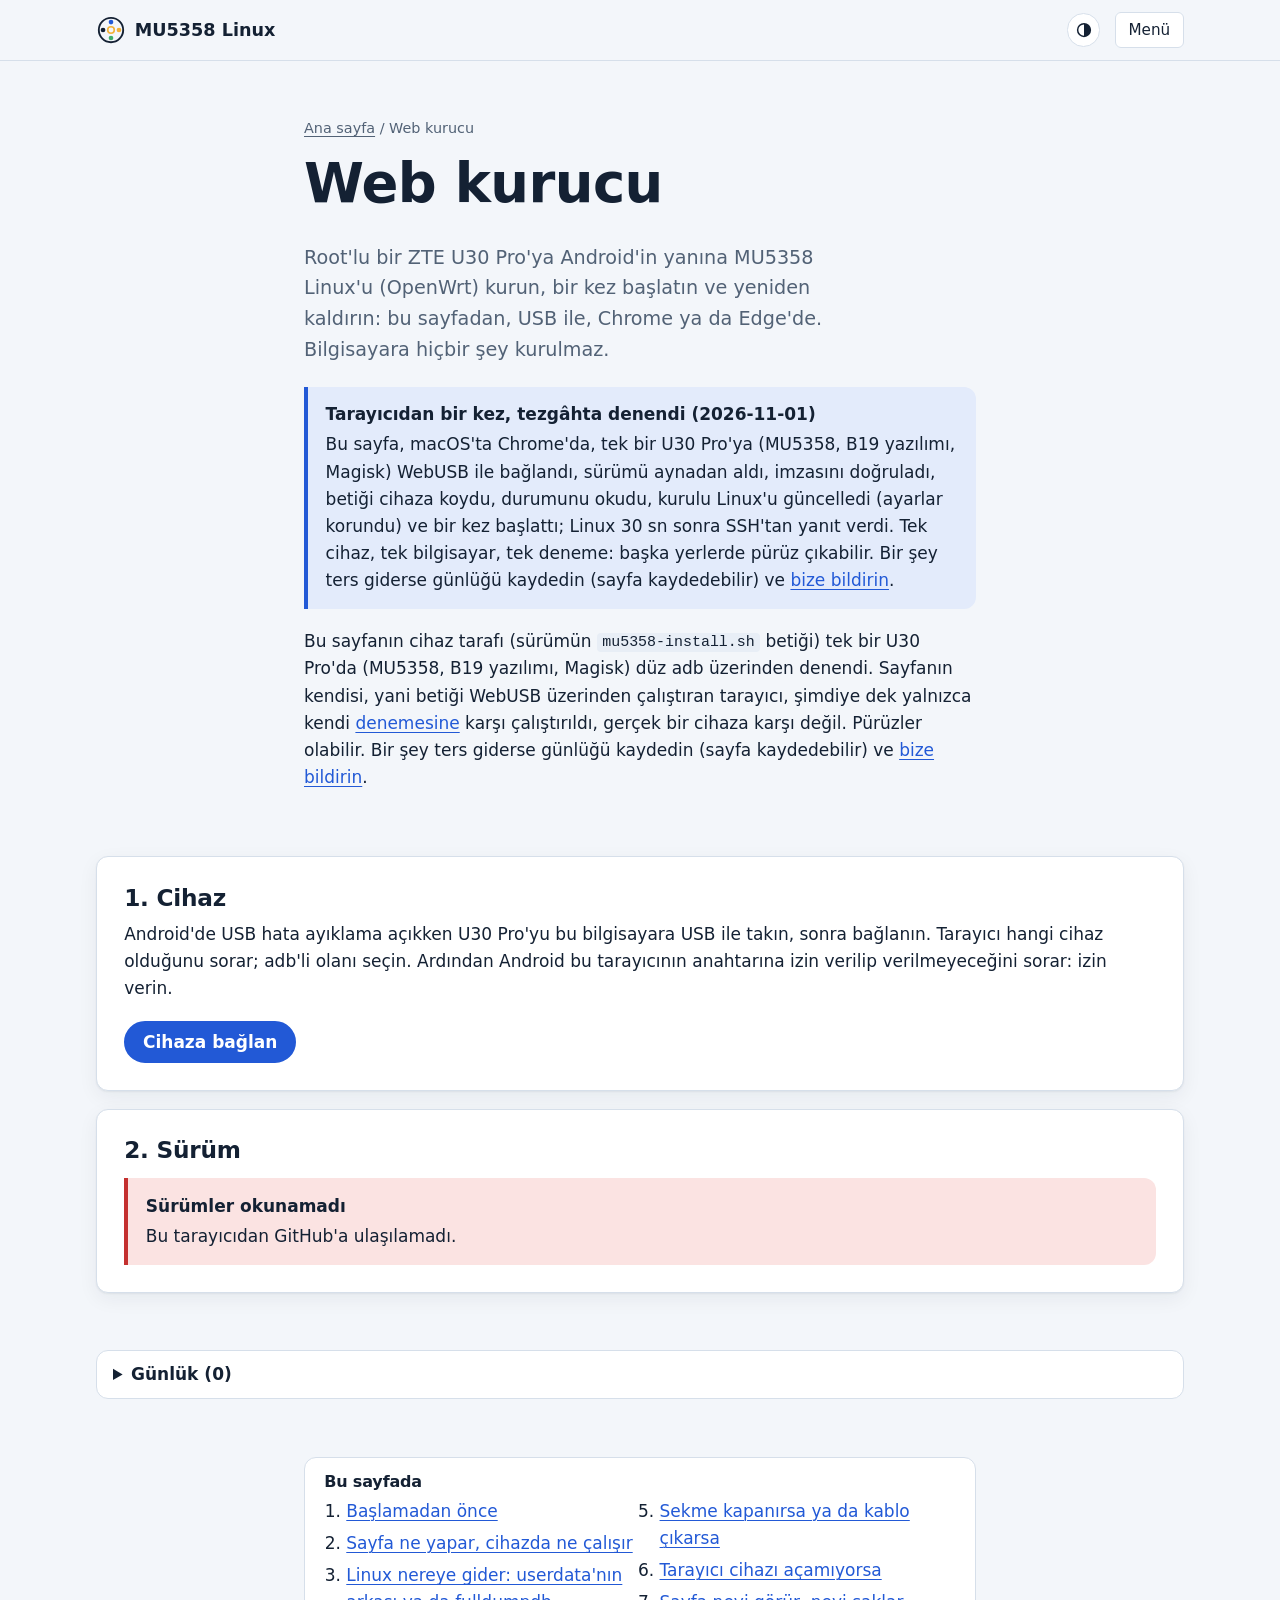
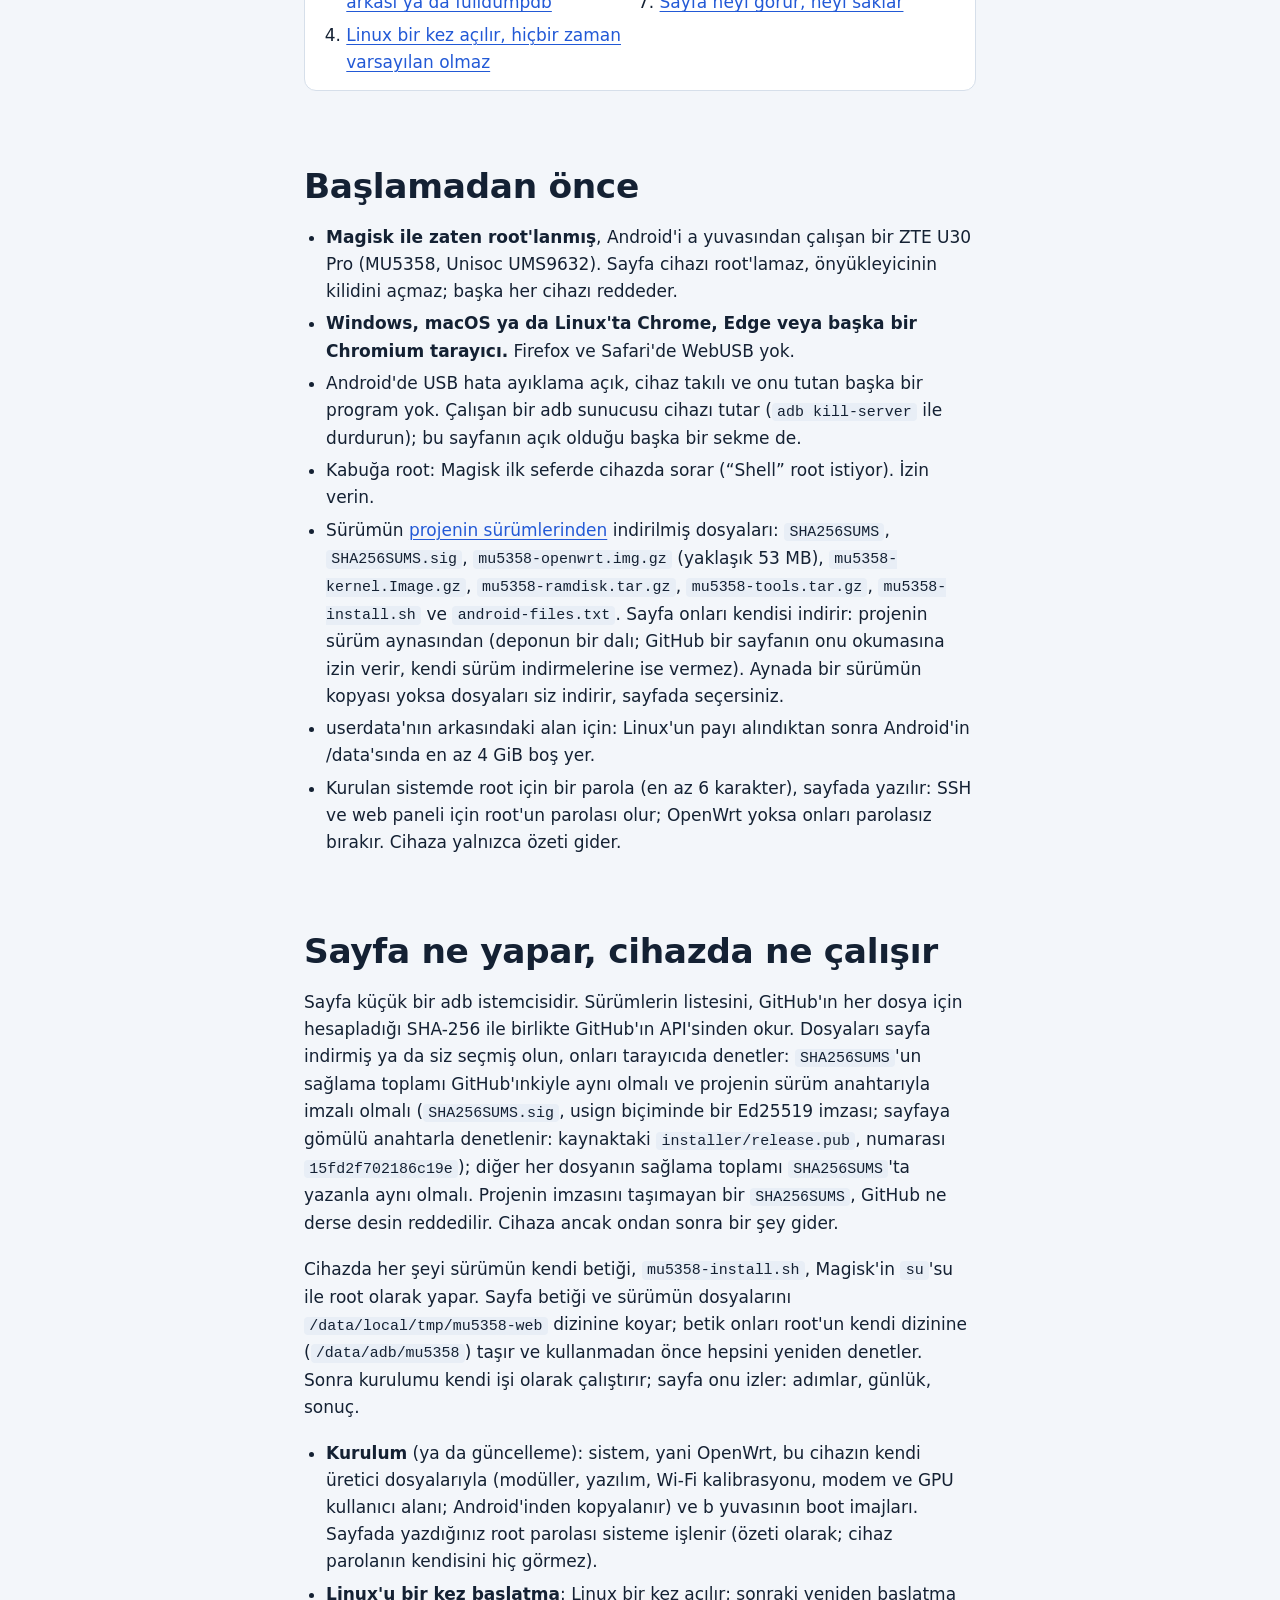
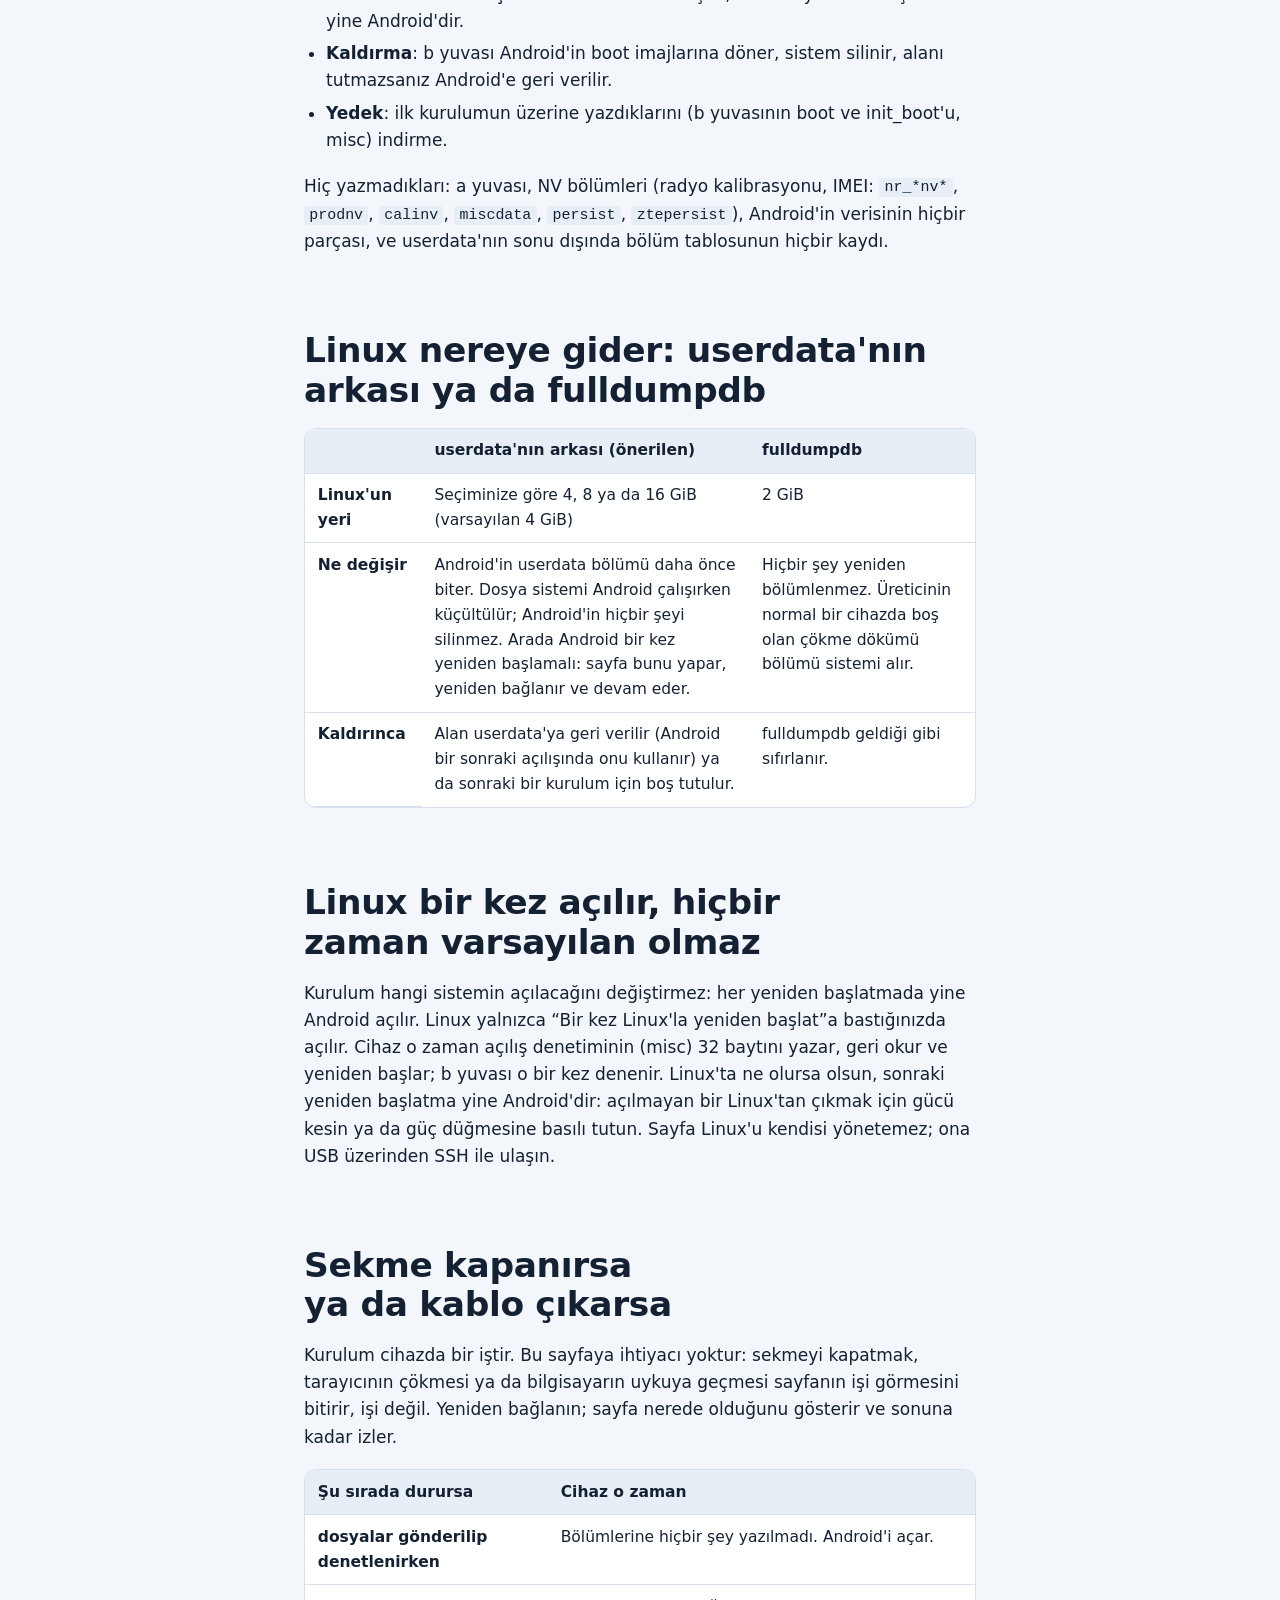
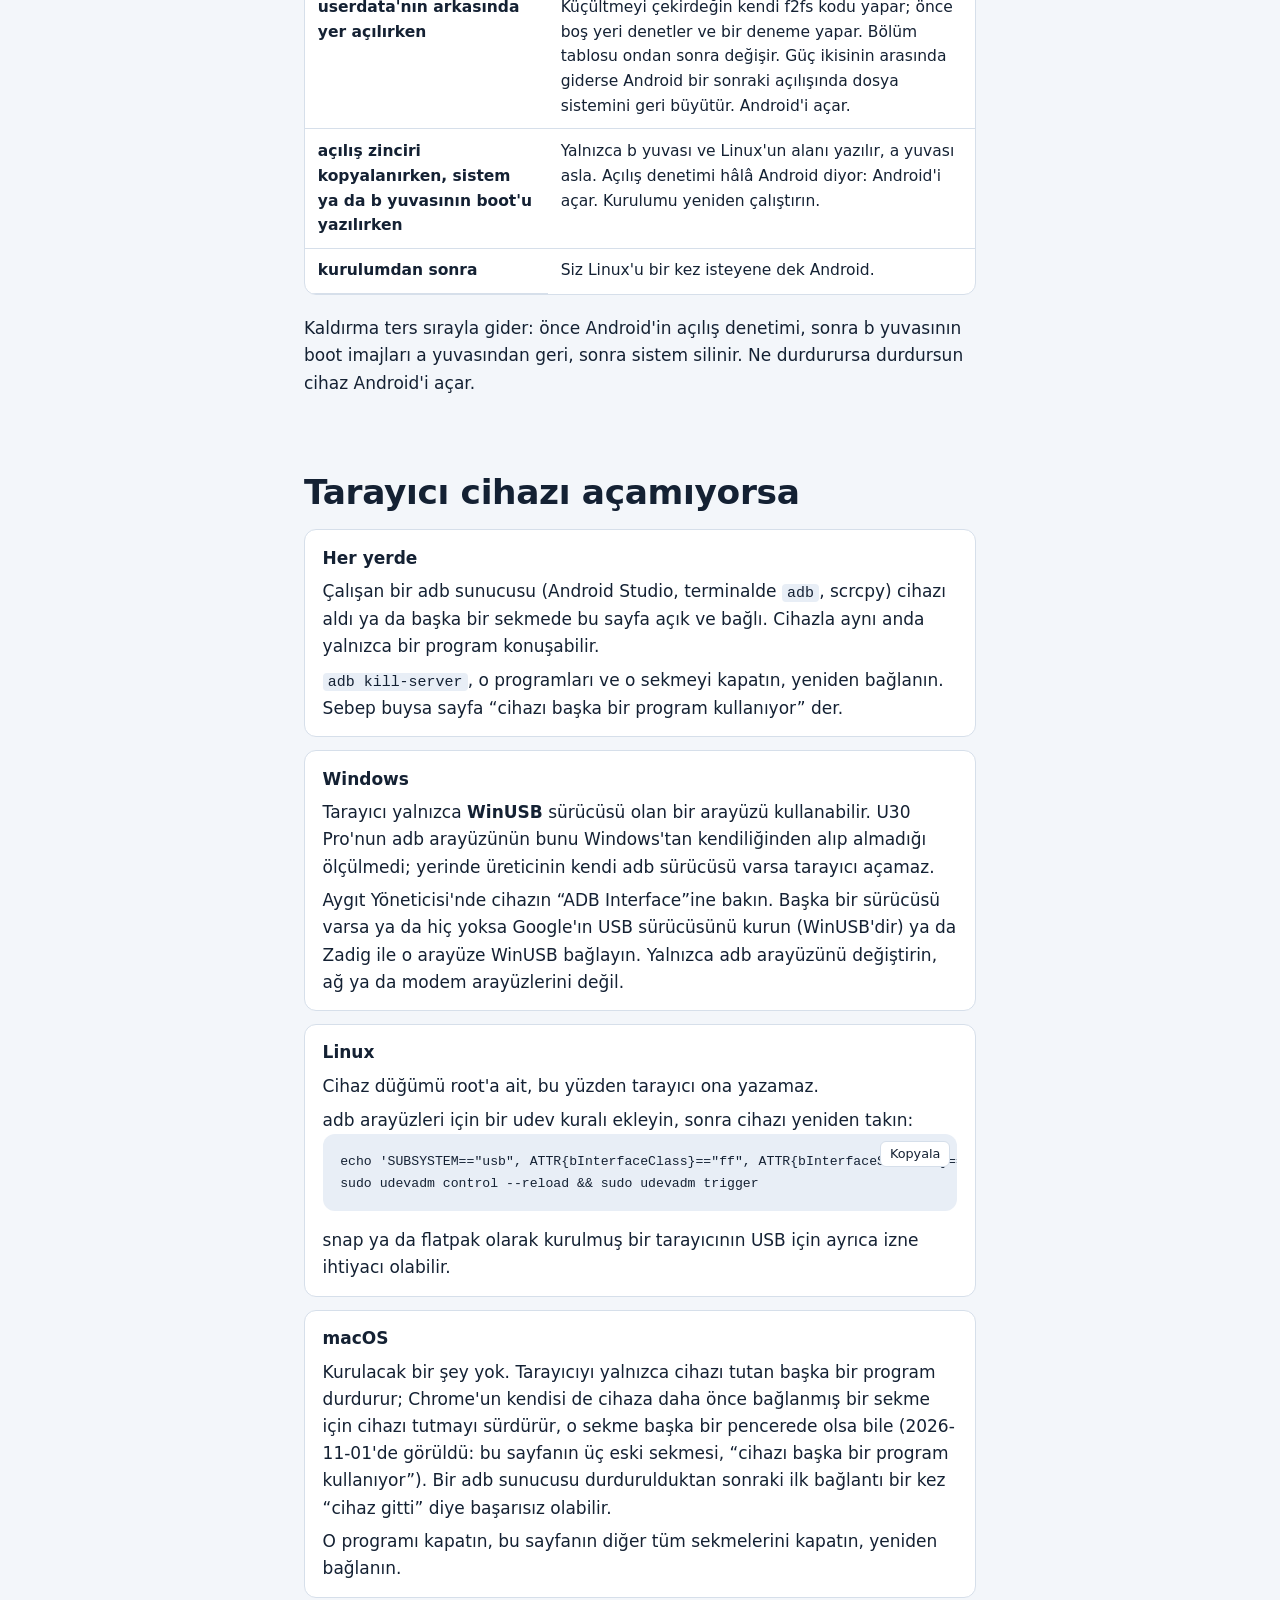
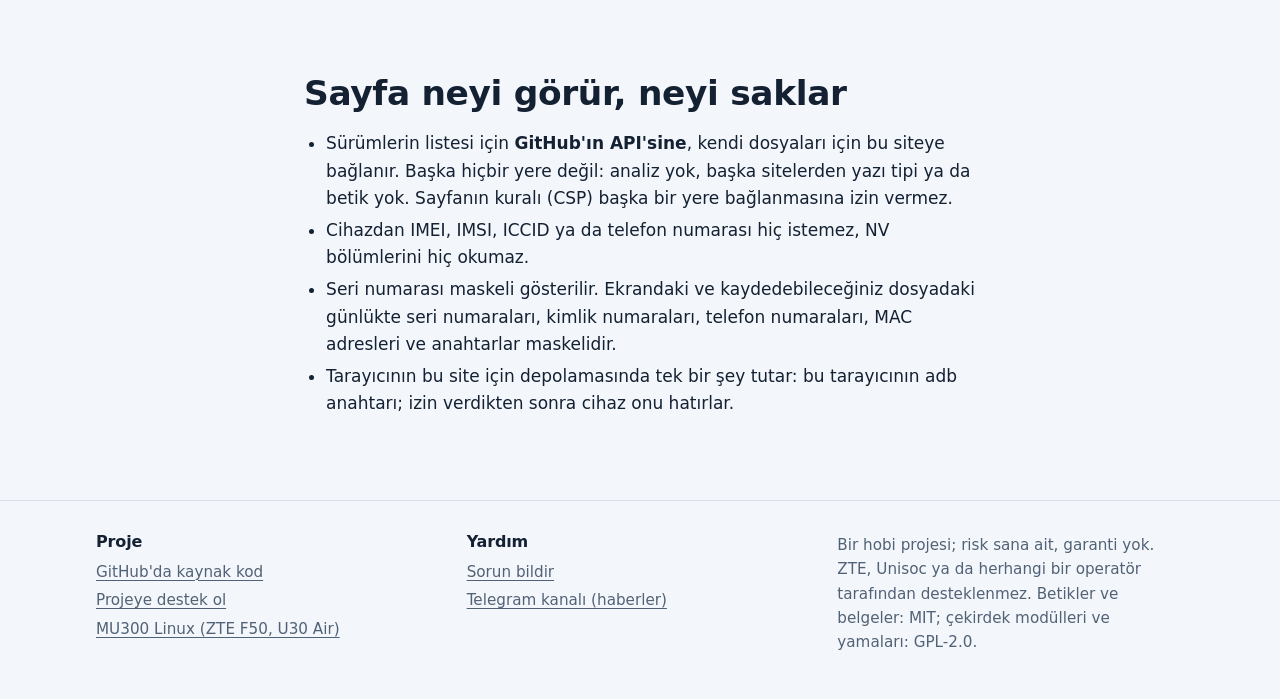
<file: site/tr/web-installer/index.html>
<!DOCTYPE html>
<html lang="tr">
<head>
<meta charset="utf-8">
<meta name="viewport" content="width=device-width, initial-scale=1">
<!-- Bu sayfa USB üzerinden bir cihazla konuşur. Kuralı: betikler ve stiller yalnızca bu siteden, bağlantı da yalnızca
     bu siteye ve GitHub'ın API'sine. (Özet aşağıdaki tema betiğinin; bu sayfada web yazı tipi yok.) -->
<meta http-equiv="Content-Security-Policy" content="default-src 'none'; script-src 'self' 'sha256-soKh/tpEPakmmFYz71tBkGNCxZ3QCWXshSiSGpHasJk='; style-src 'self'; img-src 'self' data:; connect-src 'self' https://api.github.com https://raw.githubusercontent.com; base-uri 'none'; form-action 'none'">
<meta name="referrer" content="no-referrer">
<script>try{var t=localStorage.getItem("mu5358-theme");if(t==="light"||t==="dark")document.documentElement.setAttribute("data-theme",t)}catch(e){}</script>
<title>Web kurucu: ZTE U30 Pro'ya tarayıcıdan OpenWrt</title>
<meta name="description" content="Root'lu bir ZTE U30 Pro'ya (MU5358) Android'in yanına MU5358 Linux'u (OpenWrt) Chrome ya da Edge'den USB ile kurun; bilgisayara adb ya da betik gerekmez.">
<link rel="canonical" href="https://kaandikec.com/mu5358-linux/tr/web-installer/">
<link rel="alternate" hreflang="en" href="https://kaandikec.com/mu5358-linux/web-installer/">
<link rel="alternate" hreflang="tr" href="https://kaandikec.com/mu5358-linux/tr/web-installer/">
<link rel="alternate" hreflang="zh-Hans" href="https://kaandikec.com/mu5358-linux/zh/web-installer/">
<link rel="alternate" hreflang="x-default" href="https://kaandikec.com/mu5358-linux/web-installer/">
<meta property="og:type" content="website">
<meta property="og:site_name" content="MU5358 Linux">
<meta property="og:title" content="Web kurucu: ZTE U30 Pro'ya tarayıcıdan OpenWrt">
<meta property="og:description" content="Root'lu bir ZTE U30 Pro'ya Android'in yanına MU5358 Linux'u (OpenWrt) Chrome ya da Edge'den USB ile kurun.">
<meta property="og:url" content="https://kaandikec.com/mu5358-linux/tr/web-installer/">
<meta property="og:locale" content="tr_TR">
<meta property="og:image" content="https://kaandikec.com/mu5358-linux/assets/img/ui-home.png">
<meta name="theme-color" content="#f3f6fa" media="(prefers-color-scheme: light)">
<meta name="theme-color" content="#0d1520" media="(prefers-color-scheme: dark)">
<link rel="icon" href="../../assets/favicon.svg" type="image/svg+xml">
<link rel="stylesheet" href="../../assets/style.css">
<link rel="stylesheet" href="../../assets/web-installer/web-installer.css">
<script src="../../assets/site.js" defer></script>
<script type="module" src="../../assets/web-installer/app.js"></script>
</head>
<body>
<a class="skip" href="#content">İçeriğe geç</a>
<header class="site-header">
<div class="wrap">
<a class="brand" href="../"><svg viewBox="0 0 64 64" aria-hidden="true"><circle cx="32" cy="32" r="26" fill="none" stroke="currentColor" stroke-width="4"/><circle cx="32" cy="15" r="5" fill="#2259d6"/><circle cx="49" cy="32" r="5" fill="#f2b23a"/><circle cx="32" cy="49" r="5" fill="#3fae6a"/><circle cx="15" cy="32" r="5" fill="currentColor"/><circle cx="32" cy="32" r="7" fill="none" stroke="#f2b23a" stroke-width="3.5"/></svg>MU5358 Linux</a>
<nav class="site-nav" id="site-nav" aria-label="Ana menü">
<a href="../#works">Neler çalışıyor</a>
<a href="../#screen">Ekran</a>
<a href="../#how">Nasıl açılıyor</a>
<a href="../#build">Derleme</a>
<a href="./" aria-current="page">Web kurucu</a>
<a href="https://github.com/dikeckaan/mu5358-linux">GitHub</a>
<span class="langs" role="group" aria-label="Dil"><a href="../../web-installer/" hreflang="en" lang="en">English</a><a href="./" hreflang="tr" lang="tr" aria-current="true">Türkçe</a><a href="../../zh/web-installer/" hreflang="zh-Hans" lang="zh-Hans">中文</a></span>
</nav>
<button class="theme-btn" type="button" hidden data-labels="Tema|Otomatik|Açık|Koyu|sistem ayarını izler|Renk temasını değiştir"><svg class="i-auto" viewBox="0 0 24 24" aria-hidden="true"><circle cx="12" cy="12" r="8.5" fill="none" stroke="currentColor" stroke-width="2"/><path d="M12 3.5a8.5 8.5 0 0 1 0 17z" fill="currentColor"/></svg><svg class="i-light" viewBox="0 0 24 24" aria-hidden="true"><circle cx="12" cy="12" r="4.5" fill="none" stroke="currentColor" stroke-width="2"/><path d="M12 2v3M12 19v3M2 12h3M19 12h3M4.9 4.9l2.1 2.1M17 17l2.1 2.1M4.9 19.1 7 17M17 7l2.1-2.1" stroke="currentColor" stroke-width="2" stroke-linecap="round"/></svg><svg class="i-dark" viewBox="0 0 24 24" aria-hidden="true"><path d="M20 14.5A8.5 8.5 0 0 1 9.5 4a8.5 8.5 0 1 0 10.5 10.5z" fill="none" stroke="currentColor" stroke-width="2" stroke-linejoin="round"/></svg><span class="theme-name"></span></button>
<button class="menu-btn" type="button" aria-expanded="false" aria-controls="site-nav">Menü</button>
</div>
</header>
<main id="content">

<header class="page-head">
<div class="prose">
<nav class="crumbs" aria-label="Konum"><a href="../">Ana sayfa</a> <span aria-hidden="true">/</span> <span aria-current="page">Web kurucu</span></nav>
<h1>Web kurucu</h1>
<p class="lede">Root'lu bir ZTE U30 Pro'ya Android'in yanına MU5358 Linux'u (OpenWrt) kurun, bir kez başlatın ve yeniden kaldırın: bu sayfadan, USB ile, Chrome ya da Edge'de. Bilgisayara hiçbir şey kurulmaz.</p>
<div class="callout">
<strong>Tarayıcıdan bir kez, tezgâhta denendi (2026-11-01)</strong>
<p>Bu sayfa, macOS'ta Chrome'da, tek bir U30 Pro'ya (MU5358, B19 yazılımı, Magisk) WebUSB ile bağlandı, sürümü aynadan aldı, imzasını doğruladı, betiği cihaza koydu, durumunu okudu, kurulu Linux'u güncelledi (ayarlar korundu) ve bir kez başlattı; Linux 30 sn sonra SSH'tan yanıt verdi. Tek cihaz, tek bilgisayar, tek deneme: başka yerlerde pürüz çıkabilir. Bir şey ters giderse günlüğü kaydedin (sayfa kaydedebilir) ve <a href="https://github.com/dikeckaan/mu5358-linux/issues">bize bildirin</a>.</p>
</div>
<p>Bu sayfanın cihaz tarafı (sürümün <code>mu5358-install.sh</code> betiği) tek bir U30 Pro'da (MU5358, B19 yazılımı, Magisk) düz adb üzerinden denendi. Sayfanın kendisi, yani betiği WebUSB üzerinden çalıştıran tarayıcı, şimdiye dek yalnızca kendi <a href="?demo">denemesine</a> karşı çalıştırıldı, gerçek bir cihaza karşı değil. Pürüzler olabilir. Bir şey ters giderse günlüğü kaydedin (sayfa kaydedebilir) ve <a href="https://github.com/dikeckaan/mu5358-linux/issues">bize bildirin</a>.</p>
</div>
</div>
</header>

<div class="wrap">
<noscript><p class="wi-noscript">Bu sayfa JavaScript ve WebUSB'li bir tarayıcı ister (bilgisayarda Chrome ya da Edge).</p></noscript>
<div class="wi" id="wi-app" hidden><p class="wi-wait">Kurucu yükleniyor…</p></div>
</div>

<div class="prose">

<nav class="toc" aria-labelledby="toc-h">
<h2 id="toc-h">Bu sayfada</h2>
<ol>
<li><a href="#before">Başlamadan önce</a></li>
<li><a href="#does">Sayfa ne yapar, cihazda ne çalışır</a></li>
<li><a href="#where">Linux nereye gider: userdata'nın arkası ya da fulldumpdb</a></li>
<li><a href="#once">Linux bir kez açılır, hiçbir zaman varsayılan olmaz</a></li>
<li><a href="#safety">Sekme kapanırsa ya da kablo çıkarsa</a></li>
<li><a href="#cannot-open">Tarayıcı cihazı açamıyorsa</a></li>
<li><a href="#privacy">Sayfa neyi görür, neyi saklar</a></li>
</ol>
</nav>

<h2 id="before">Başlamadan önce</h2>
<ul>
<li><strong>Magisk ile zaten root'lanmış</strong>, Android'i a yuvasından çalışan bir ZTE U30 Pro (MU5358, Unisoc UMS9632). Sayfa cihazı root'lamaz, önyükleyicinin kilidini açmaz; başka her cihazı reddeder.</li>
<li><strong>Windows, macOS ya da Linux'ta Chrome, Edge veya başka bir Chromium tarayıcı.</strong> Firefox ve Safari'de WebUSB yok.</li>
<li>Android'de USB hata ayıklama açık, cihaz takılı ve onu tutan başka bir program yok. Çalışan bir adb sunucusu cihazı tutar (<code>adb kill-server</code> ile durdurun); bu sayfanın açık olduğu başka bir sekme de.</li>
<li>Kabuğa root: Magisk ilk seferde cihazda sorar (“Shell” root istiyor). İzin verin.</li>
<li>Sürümün <a href="https://github.com/dikeckaan/mu5358-linux/releases">projenin sürümlerinden</a> indirilmiş dosyaları: <code>SHA256SUMS</code>, <code>SHA256SUMS.sig</code>, <code>mu5358-openwrt.img.gz</code> (yaklaşık 53 MB), <code>mu5358-kernel.Image.gz</code>, <code>mu5358-ramdisk.tar.gz</code>, <code>mu5358-tools.tar.gz</code>, <code>mu5358-install.sh</code> ve <code>android-files.txt</code>. Sayfa onları kendisi indirir: projenin sürüm aynasından (deponun bir dalı; GitHub bir sayfanın onu okumasına izin verir, kendi sürüm indirmelerine ise vermez). Aynada bir sürümün kopyası yoksa dosyaları siz indirir, sayfada seçersiniz.</li>
<li>userdata'nın arkasındaki alan için: Linux'un payı alındıktan sonra Android'in /data'sında en az 4 GiB boş yer.</li>
<li>Kurulan sistemde root için bir parola (en az 6 karakter), sayfada yazılır: SSH ve web paneli için root'un parolası olur; OpenWrt yoksa onları parolasız bırakır. Cihaza yalnızca özeti gider.</li>
</ul>

<h2 id="does">Sayfa ne yapar, cihazda ne çalışır</h2>
<p>Sayfa küçük bir adb istemcisidir. Sürümlerin listesini, GitHub'ın her dosya için hesapladığı SHA-256 ile birlikte GitHub'ın API'sinden okur. Dosyaları sayfa indirmiş ya da siz seçmiş olun, onları tarayıcıda denetler: <code>SHA256SUMS</code>'un sağlama toplamı GitHub'ınkiyle aynı olmalı ve projenin sürüm anahtarıyla imzalı olmalı (<code>SHA256SUMS.sig</code>, usign biçiminde bir Ed25519 imzası; sayfaya gömülü anahtarla denetlenir: kaynaktaki <code>installer/release.pub</code>, numarası <code>15fd2f702186c19e</code>); diğer her dosyanın sağlama toplamı <code>SHA256SUMS</code>'ta yazanla aynı olmalı. Projenin imzasını taşımayan bir <code>SHA256SUMS</code>, GitHub ne derse desin reddedilir. Cihaza ancak ondan sonra bir şey gider.</p>
<p>Cihazda her şeyi sürümün kendi betiği, <code>mu5358-install.sh</code>, Magisk'in <code>su</code>'su ile root olarak yapar. Sayfa betiği ve sürümün dosyalarını <code>/data/local/tmp/mu5358-web</code> dizinine koyar; betik onları root'un kendi dizinine (<code>/data/adb/mu5358</code>) taşır ve kullanmadan önce hepsini yeniden denetler. Sonra kurulumu kendi işi olarak çalıştırır; sayfa onu izler: adımlar, günlük, sonuç.</p>
<ul>
<li><strong>Kurulum</strong> (ya da güncelleme): sistem, yani OpenWrt, bu cihazın kendi üretici dosyalarıyla (modüller, yazılım, Wi-Fi kalibrasyonu, modem ve GPU kullanıcı alanı; Android'inden kopyalanır) ve b yuvasının boot imajları. Sayfada yazdığınız root parolası sisteme işlenir (özeti olarak; cihaz parolanın kendisini hiç görmez).</li>
<li><strong>Linux'u bir kez başlatma</strong>: Linux bir kez açılır; sonraki yeniden başlatma yine Android'dir.</li>
<li><strong>Kaldırma</strong>: b yuvası Android'in boot imajlarına döner, sistem silinir, alanı tutmazsanız Android'e geri verilir.</li>
<li><strong>Yedek</strong>: ilk kurulumun üzerine yazdıklarını (b yuvasının boot ve init_boot'u, misc) indirme.</li>
</ul>
<p>Hiç yazmadıkları: a yuvası, NV bölümleri (radyo kalibrasyonu, IMEI: <code>nr_*nv*</code>, <code>prodnv</code>, <code>calinv</code>, <code>miscdata</code>, <code>persist</code>, <code>ztepersist</code>), Android'in verisinin hiçbir parçası, ve userdata'nın sonu dışında bölüm tablosunun hiçbir kaydı.</p>

<h2 id="where">Linux nereye gider: userdata'nın arkası ya da fulldumpdb</h2>
<div class="table-scroll"><table>
<thead><tr><th scope="col"></th><th scope="col">userdata'nın arkası (önerilen)</th><th scope="col">fulldumpdb</th></tr></thead><tbody>
<tr><th scope="row">Linux'un yeri</th><td>Seçiminize göre 4, 8 ya da 16 GiB (varsayılan 4 GiB)</td><td>2 GiB</td></tr>
<tr><th scope="row">Ne değişir</th><td>Android'in userdata bölümü daha önce biter. Dosya sistemi Android çalışırken küçültülür; Android'in hiçbir şeyi silinmez. Arada Android bir kez yeniden başlamalı: sayfa bunu yapar, yeniden bağlanır ve devam eder.</td><td>Hiçbir şey yeniden bölümlenmez. Üreticinin normal bir cihazda boş olan çökme dökümü bölümü sistemi alır.</td></tr>
<tr><th scope="row">Kaldırınca</th><td>Alan userdata'ya geri verilir (Android bir sonraki açılışında onu kullanır) ya da sonraki bir kurulum için boş tutulur.</td><td>fulldumpdb geldiği gibi sıfırlanır.</td></tr>
</tbody></table></div>

<h2 id="once">Linux bir kez açılır, hiçbir zaman varsayılan olmaz</h2>
<p>Kurulum hangi sistemin açılacağını değiştirmez: her yeniden başlatmada yine Android açılır. Linux yalnızca “Bir kez Linux'la yeniden başlat”a bastığınızda açılır. Cihaz o zaman açılış denetiminin (misc) 32 baytını yazar, geri okur ve yeniden başlar; b yuvası o bir kez denenir. Linux'ta ne olursa olsun, sonraki yeniden başlatma yine Android'dir: açılmayan bir Linux'tan çıkmak için gücü kesin ya da güç düğmesine basılı tutun. Sayfa Linux'u kendisi yönetemez; ona USB üzerinden SSH ile ulaşın.</p>

<h2 id="safety">Sekme kapanırsa ya da kablo çıkarsa</h2>
<p>Kurulum cihazda bir iştir. Bu sayfaya ihtiyacı yoktur: sekmeyi kapatmak, tarayıcının çökmesi ya da bilgisayarın uykuya geçmesi sayfanın işi görmesini bitirir, işi değil. Yeniden bağlanın; sayfa nerede olduğunu gösterir ve sonuna kadar izler.</p>
<div class="table-scroll"><table>
<thead><tr><th scope="col">Şu sırada durursa</th><th scope="col">Cihaz o zaman</th></tr></thead><tbody>
<tr><th scope="row">dosyalar gönderilip denetlenirken</th><td>Bölümlerine hiçbir şey yazılmadı. Android'i açar.</td></tr>
<tr><th scope="row">userdata'nın arkasında yer açılırken</th><td>Küçültmeyi çekirdeğin kendi f2fs kodu yapar; önce boş yeri denetler ve bir deneme yapar. Bölüm tablosu ondan sonra değişir. Güç ikisinin arasında giderse Android bir sonraki açılışında dosya sistemini geri büyütür. Android'i açar.</td></tr>
<tr><th scope="row">açılış zinciri kopyalanırken, sistem ya da b yuvasının boot'u yazılırken</th><td>Yalnızca b yuvası ve Linux'un alanı yazılır, a yuvası asla. Açılış denetimi hâlâ Android diyor: Android'i açar. Kurulumu yeniden çalıştırın.</td></tr>
<tr><th scope="row">kurulumdan sonra</th><td>Siz Linux'u bir kez isteyene dek Android.</td></tr>
</tbody></table></div>
<p>Kaldırma ters sırayla gider: önce Android'in açılış denetimi, sonra b yuvasının boot imajları a yuvasından geri, sonra sistem silinir. Ne durdurursa durdursun cihaz Android'i açar.</p>

<h2 id="cannot-open">Tarayıcı cihazı açamıyorsa</h2>
<div class="qa"><p><strong>Her yerde</strong></p>
<p>Çalışan bir adb sunucusu (Android Studio, terminalde <code>adb</code>, scrcpy) cihazı aldı ya da başka bir sekmede bu sayfa açık ve bağlı. Cihazla aynı anda yalnızca bir program konuşabilir.</p>
<div><code>adb kill-server</code>, o programları ve o sekmeyi kapatın, yeniden bağlanın. Sebep buysa sayfa “cihazı başka bir program kullanıyor” der.</div></div>
<div class="qa"><p><strong>Windows</strong></p>
<p>Tarayıcı yalnızca <strong>WinUSB</strong> sürücüsü olan bir arayüzü kullanabilir. U30 Pro'nun adb arayüzünün bunu Windows'tan kendiliğinden alıp almadığı ölçülmedi; yerinde üreticinin kendi adb sürücüsü varsa tarayıcı açamaz.</p>
<div>Aygıt Yöneticisi'nde cihazın “ADB Interface”ine bakın. Başka bir sürücüsü varsa ya da hiç yoksa Google'ın USB sürücüsünü kurun (WinUSB'dir) ya da Zadig ile o arayüze WinUSB bağlayın. Yalnızca adb arayüzünü değiştirin, ağ ya da modem arayüzlerini değil.</div></div>
<div class="qa"><p><strong>Linux</strong></p>
<p>Cihaz düğümü root'a ait, bu yüzden tarayıcı ona yazamaz.</p>
<div>adb arayüzleri için bir udev kuralı ekleyin, sonra cihazı yeniden takın:
<pre><code>echo 'SUBSYSTEM=="usb", ATTR{bInterfaceClass}=="ff", ATTR{bInterfaceSubClass}=="42", MODE="0660", TAG+="uaccess"' | sudo tee /etc/udev/rules.d/51-adb-webusb.rules
sudo udevadm control --reload &amp;&amp; sudo udevadm trigger</code></pre>
snap ya da flatpak olarak kurulmuş bir tarayıcının USB için ayrıca izne ihtiyacı olabilir.</div></div>
<div class="qa"><p><strong>macOS</strong></p>
<p>Kurulacak bir şey yok. Tarayıcıyı yalnızca cihazı tutan başka bir program durdurur; Chrome'un kendisi de cihaza daha önce bağlanmış bir sekme için cihazı tutmayı sürdürür, o sekme başka bir pencerede olsa bile (2026-11-01'de görüldü: bu sayfanın üç eski sekmesi, “cihazı başka bir program kullanıyor”). Bir adb sunucusu durdurulduktan sonraki ilk bağlantı bir kez “cihaz gitti” diye başarısız olabilir.</p>
<div>O programı kapatın, bu sayfanın diğer tüm sekmelerini kapatın, yeniden bağlanın.</div></div>

<h2 id="privacy">Sayfa neyi görür, neyi saklar</h2>
<ul>
<li>Sürümlerin listesi için <strong>GitHub'ın API'sine</strong>, kendi dosyaları için bu siteye bağlanır. Başka hiçbir yere değil: analiz yok, başka sitelerden yazı tipi ya da betik yok. Sayfanın kuralı (CSP) başka bir yere bağlanmasına izin vermez.</li>
<li>Cihazdan IMEI, IMSI, ICCID ya da telefon numarası hiç istemez, NV bölümlerini hiç okumaz.</li>
<li>Seri numarası maskeli gösterilir. Ekrandaki ve kaydedebileceğiniz dosyadaki günlükte seri numaraları, kimlik numaraları, telefon numaraları, MAC adresleri ve anahtarlar maskelidir.</li>
<li>Tarayıcının bu site için depolamasında tek bir şey tutar: bu tarayıcının adb anahtarı; izin verdikten sonra cihaz onu hatırlar.</li>
</ul>

</div>

</main>
<footer class="site-footer">
<div class="wrap">
<div>
<h2>Proje</h2>
<ul>
<li><a href="https://github.com/dikeckaan/mu5358-linux">GitHub'da kaynak kod</a></li>
<li><a href="https://github.com/sponsors/dikeckaan">Projeye destek ol</a></li>
<li><a href="https://kaandikec.com/mu300-linux/tr/">MU300 Linux (ZTE F50, U30 Air)</a></li>
</ul>
</div>
<div>
<h2>Yardım</h2>
<ul>
<li><a href="https://github.com/dikeckaan/mu5358-linux/issues">Sorun bildir</a></li>
<li><a href="https://t.me/mu300project">Telegram kanalı (haberler)</a></li>
</ul>
</div>
<div>
<p>Bir hobi projesi; risk sana ait, garanti yok. ZTE, Unisoc ya da herhangi bir operatör tarafından desteklenmez. Betikler ve belgeler: MIT; çekirdek modülleri ve yamaları: GPL-2.0.</p>
</div>
</div>
</footer>
</body>
</html>
</file>
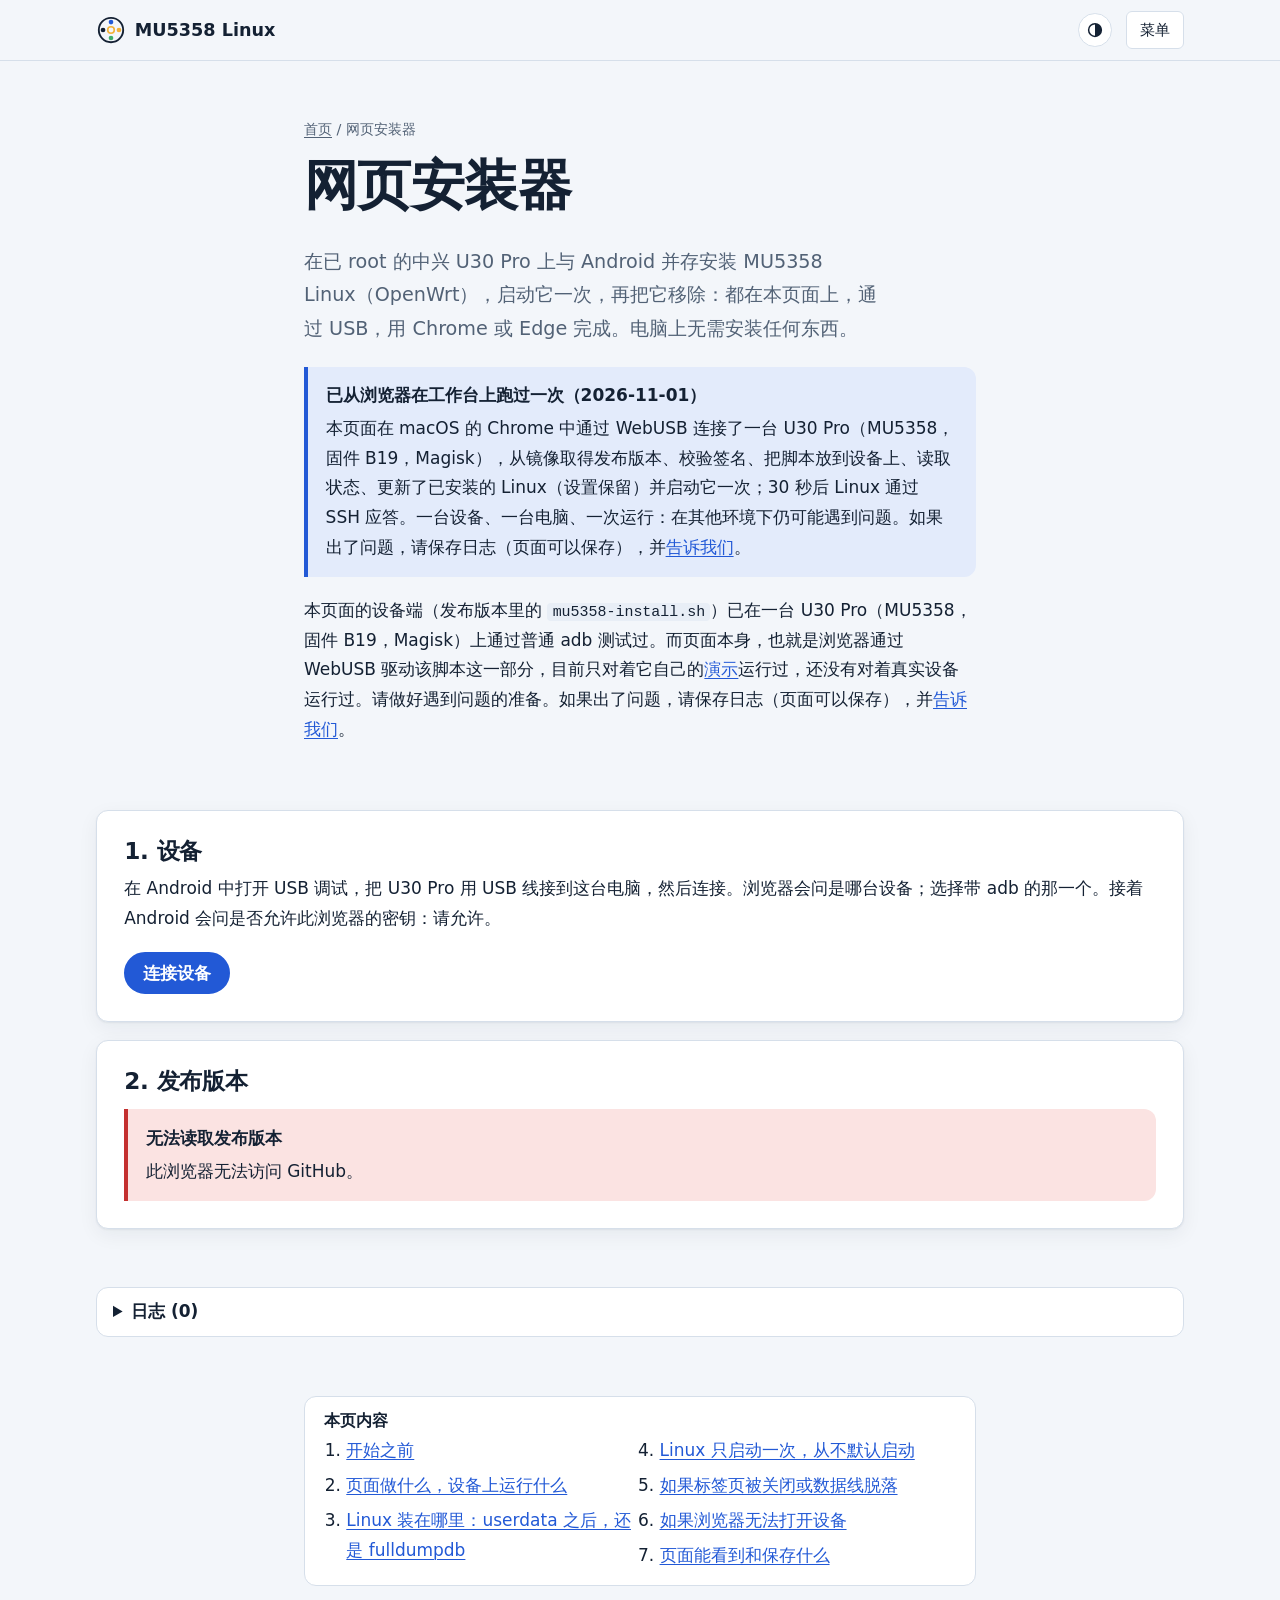
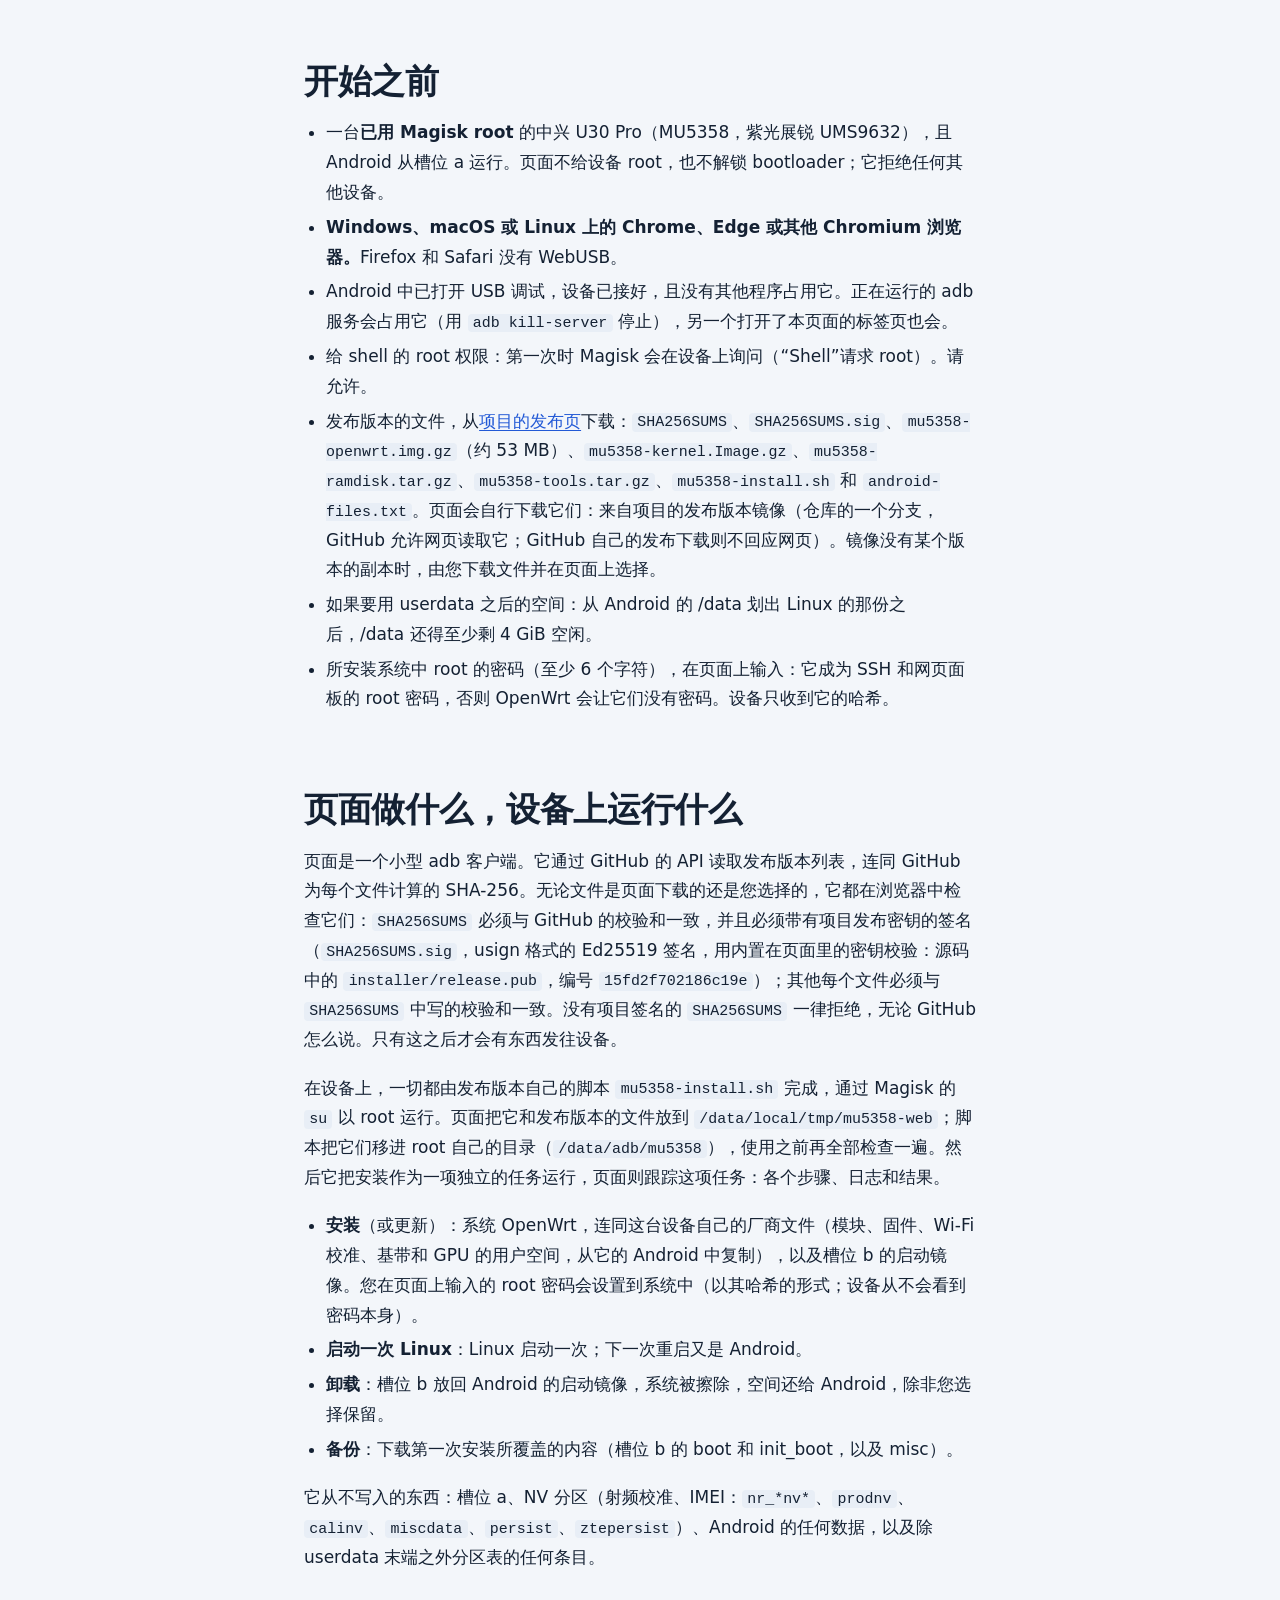
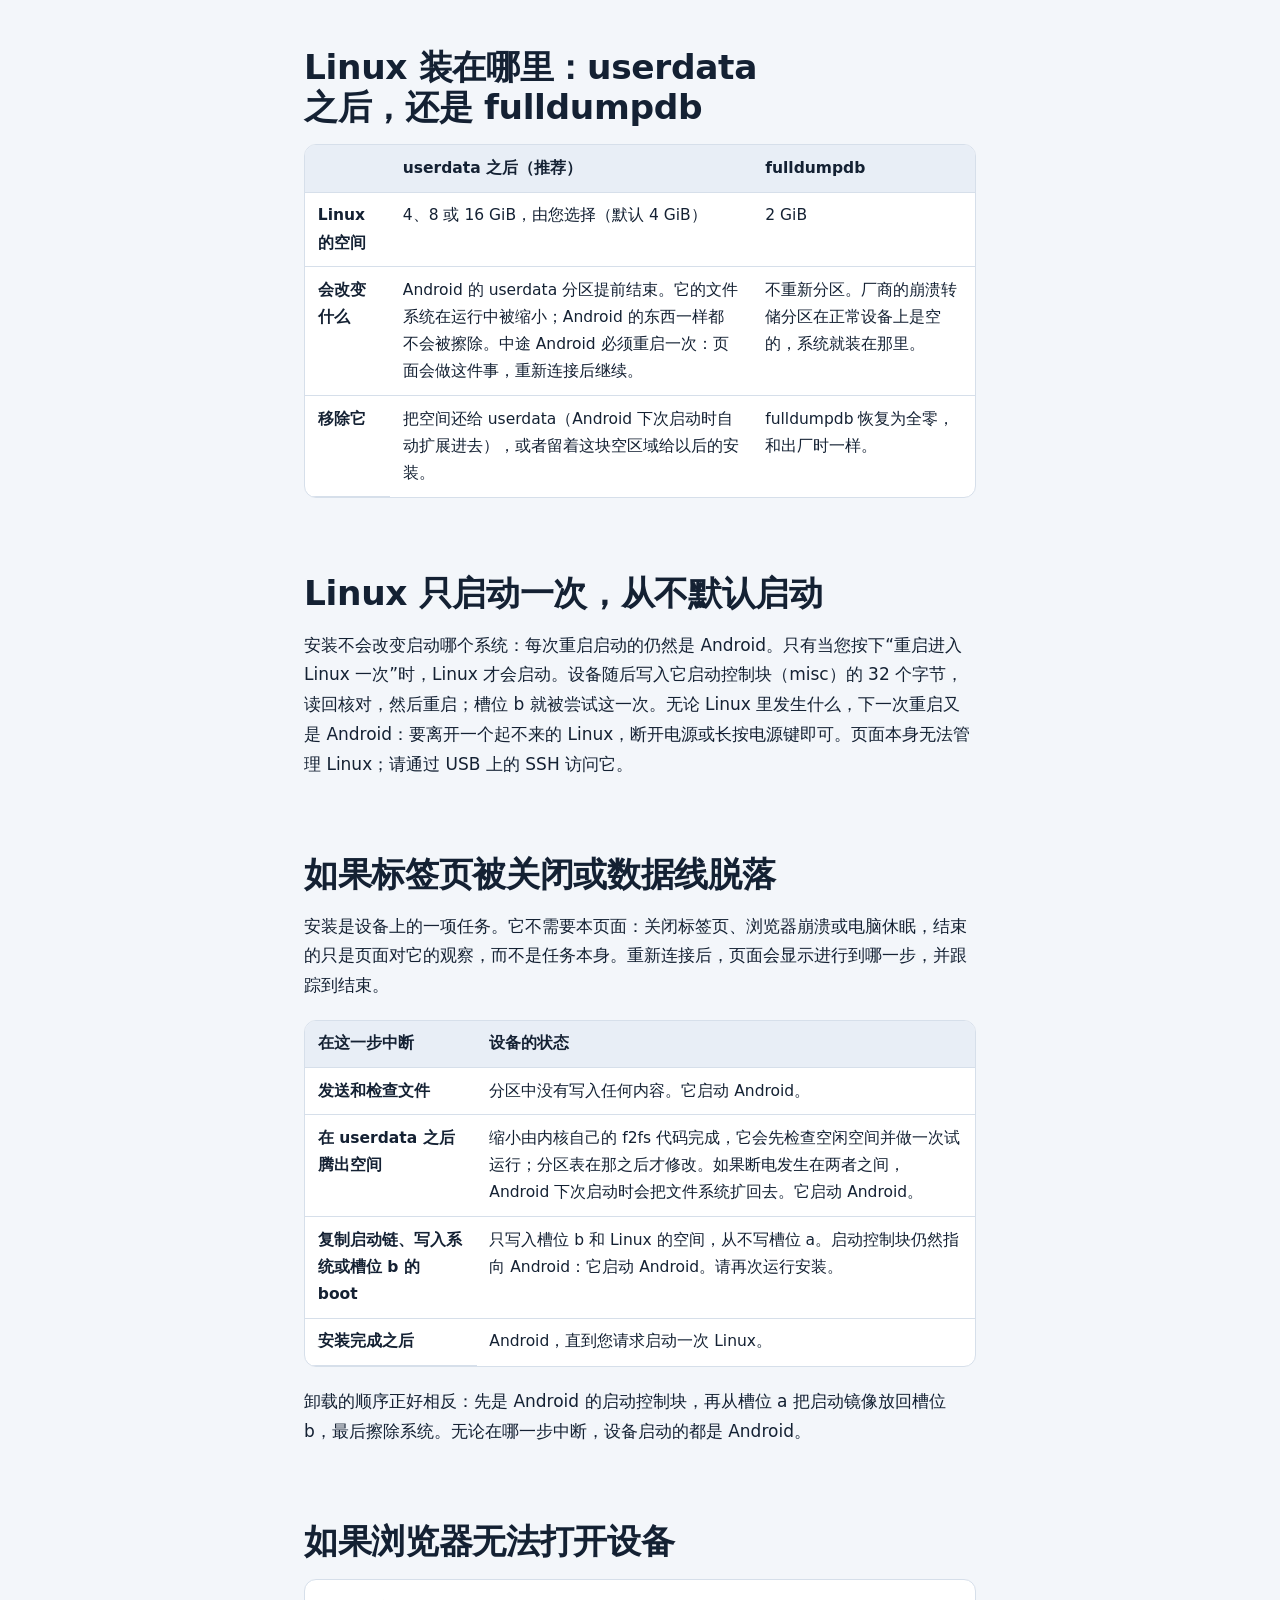
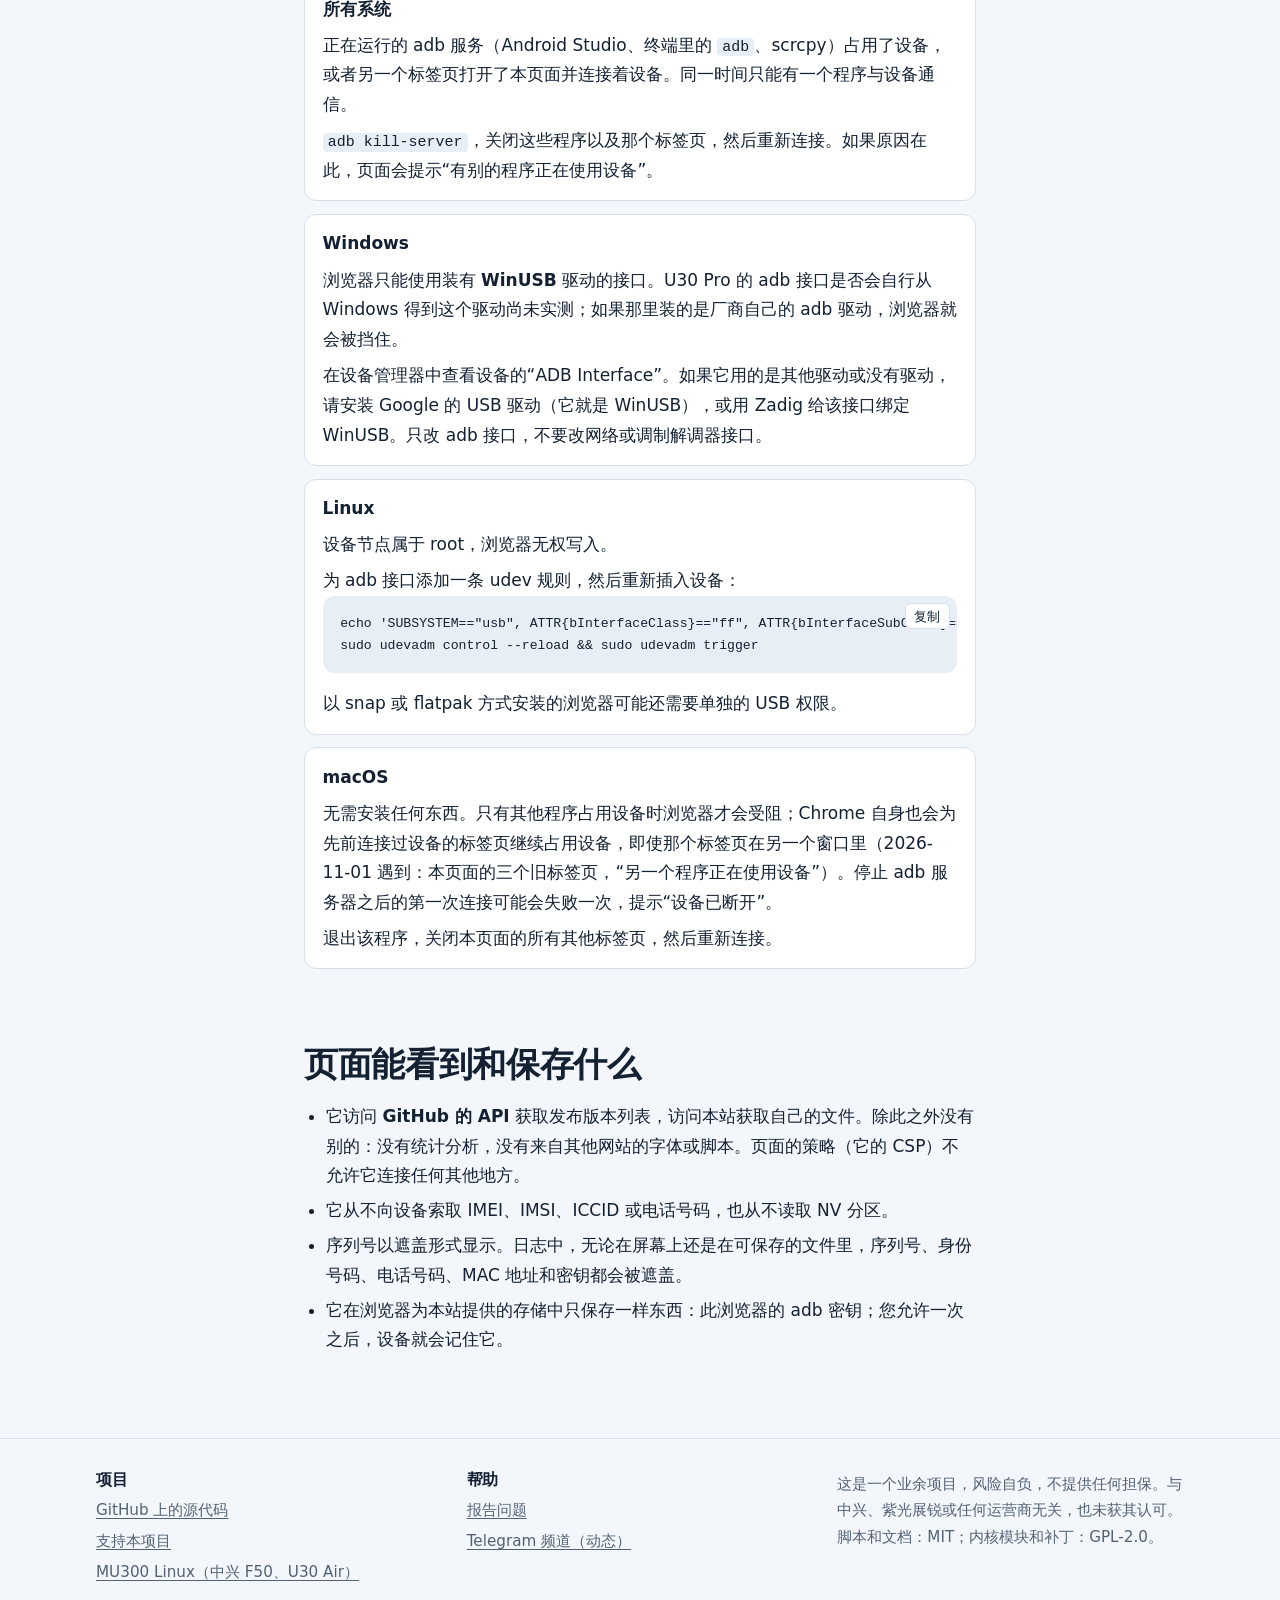
<file: site/zh/web-installer/index.html>
<!DOCTYPE html>
<html lang="zh-Hans">
<head>
<meta charset="utf-8">
<meta name="viewport" content="width=device-width, initial-scale=1">
<!-- This page talks to a device over USB. Its policy: scripts and styles from this site only, and no connection
     to anything but this site and GitHub's API. (The hash is the theme script below; no web fonts on this page.) -->
<meta http-equiv="Content-Security-Policy" content="default-src 'none'; script-src 'self' 'sha256-soKh/tpEPakmmFYz71tBkGNCxZ3QCWXshSiSGpHasJk='; style-src 'self'; img-src 'self' data:; connect-src 'self' https://api.github.com https://raw.githubusercontent.com; base-uri 'none'; form-action 'none'">
<meta name="referrer" content="no-referrer">
<script>try{var t=localStorage.getItem("mu5358-theme");if(t==="light"||t==="dark")document.documentElement.setAttribute("data-theme",t)}catch(e){}</script>
<title>网页安装器：在浏览器中为中兴 U30 Pro 安装 OpenWrt</title>
<meta name="description" content="在 Chrome 或 Edge 中通过 USB 为已 root 的中兴 U30 Pro（MU5358）与 Android 并存安装 MU5358 Linux（OpenWrt），电脑上无需 adb 或脚本。">
<link rel="canonical" href="https://kaandikec.com/mu5358-linux/zh/web-installer/">
<link rel="alternate" hreflang="en" href="https://kaandikec.com/mu5358-linux/web-installer/">
<link rel="alternate" hreflang="tr" href="https://kaandikec.com/mu5358-linux/tr/web-installer/">
<link rel="alternate" hreflang="zh-Hans" href="https://kaandikec.com/mu5358-linux/zh/web-installer/">
<link rel="alternate" hreflang="x-default" href="https://kaandikec.com/mu5358-linux/web-installer/">
<meta property="og:type" content="website">
<meta property="og:site_name" content="MU5358 Linux">
<meta property="og:title" content="网页安装器：在浏览器中为中兴 U30 Pro 安装 OpenWrt">
<meta property="og:description" content="在 Chrome 或 Edge 中通过 USB 为已 root 的中兴 U30 Pro 与 Android 并存安装 MU5358 Linux（OpenWrt）。">
<meta property="og:url" content="https://kaandikec.com/mu5358-linux/zh/web-installer/">
<meta property="og:locale" content="zh_CN">
<meta property="og:image" content="https://kaandikec.com/mu5358-linux/assets/img/ui-home.png">
<meta name="theme-color" content="#f3f6fa" media="(prefers-color-scheme: light)">
<meta name="theme-color" content="#0d1520" media="(prefers-color-scheme: dark)">
<link rel="icon" href="../../assets/favicon.svg" type="image/svg+xml">
<link rel="stylesheet" href="../../assets/style.css">
<link rel="stylesheet" href="../../assets/web-installer/web-installer.css">
<script src="../../assets/site.js" defer></script>
<script type="module" src="../../assets/web-installer/app.js"></script>
</head>
<body>
<a class="skip" href="#content">跳到正文</a>
<header class="site-header">
<div class="wrap">
<a class="brand" href="../"><svg viewBox="0 0 64 64" aria-hidden="true"><circle cx="32" cy="32" r="26" fill="none" stroke="currentColor" stroke-width="4"/><circle cx="32" cy="15" r="5" fill="#2259d6"/><circle cx="49" cy="32" r="5" fill="#f2b23a"/><circle cx="32" cy="49" r="5" fill="#3fae6a"/><circle cx="15" cy="32" r="5" fill="currentColor"/><circle cx="32" cy="32" r="7" fill="none" stroke="#f2b23a" stroke-width="3.5"/></svg>MU5358 Linux</a>
<nav class="site-nav" id="site-nav" aria-label="Main">
<a href="../#works">能做什么</a>
<a href="../#screen">屏幕</a>
<a href="../#how">启动过程</a>
<a href="../#build">自己构建</a>
<a href="./" aria-current="page">网页安装器</a>
<a href="https://github.com/dikeckaan/mu5358-linux">GitHub</a>
<span class="langs" role="group" aria-label="语言"><a href="../../web-installer/" hreflang="en" lang="en">English</a><a href="../../tr/web-installer/" hreflang="tr" lang="tr">Türkçe</a><a href="./" hreflang="zh-Hans" lang="zh-Hans" aria-current="true">中文</a></span>
</nav>
<button class="theme-btn" type="button" hidden data-labels="主题|自动|浅色|深色|跟随系统|切换颜色主题"><svg class="i-auto" viewBox="0 0 24 24" aria-hidden="true"><circle cx="12" cy="12" r="8.5" fill="none" stroke="currentColor" stroke-width="2"/><path d="M12 3.5a8.5 8.5 0 0 1 0 17z" fill="currentColor"/></svg><svg class="i-light" viewBox="0 0 24 24" aria-hidden="true"><circle cx="12" cy="12" r="4.5" fill="none" stroke="currentColor" stroke-width="2"/><path d="M12 2v3M12 19v3M2 12h3M19 12h3M4.9 4.9l2.1 2.1M17 17l2.1 2.1M4.9 19.1 7 17M17 7l2.1-2.1" stroke="currentColor" stroke-width="2" stroke-linecap="round"/></svg><svg class="i-dark" viewBox="0 0 24 24" aria-hidden="true"><path d="M20 14.5A8.5 8.5 0 0 1 9.5 4a8.5 8.5 0 1 0 10.5 10.5z" fill="none" stroke="currentColor" stroke-width="2" stroke-linejoin="round"/></svg><span class="theme-name"></span></button>
<button class="menu-btn" type="button" aria-expanded="false" aria-controls="site-nav">菜单</button>
</div>
</header>
<main id="content">

<header class="page-head">
<div class="prose">
<nav class="crumbs" aria-label="Breadcrumb"><a href="../">首页</a> <span aria-hidden="true">/</span> <span aria-current="page">网页安装器</span></nav>
<h1>网页安装器</h1>
<p class="lede">在已 root 的中兴 U30 Pro 上与 Android 并存安装 MU5358 Linux（OpenWrt），启动它一次，再把它移除：都在本页面上，通过 USB，用 Chrome 或 Edge 完成。电脑上无需安装任何东西。</p>
<div class="callout">
<strong>已从浏览器在工作台上跑过一次（2026-11-01）</strong>
<p>本页面在 macOS 的 Chrome 中通过 WebUSB 连接了一台 U30 Pro（MU5358，固件 B19，Magisk），从镜像取得发布版本、校验签名、把脚本放到设备上、读取状态、更新了已安装的 Linux（设置保留）并启动它一次；30 秒后 Linux 通过 SSH 应答。一台设备、一台电脑、一次运行：在其他环境下仍可能遇到问题。如果出了问题，请保存日志（页面可以保存），并<a href="https://github.com/dikeckaan/mu5358-linux/issues">告诉我们</a>。</p>
</div>
<p>本页面的设备端（发布版本里的 <code>mu5358-install.sh</code>）已在一台 U30 Pro（MU5358，固件 B19，Magisk）上通过普通 adb 测试过。而页面本身，也就是浏览器通过 WebUSB 驱动该脚本这一部分，目前只对着它自己的<a href="?demo">演示</a>运行过，还没有对着真实设备运行过。请做好遇到问题的准备。如果出了问题，请保存日志（页面可以保存），并<a href="https://github.com/dikeckaan/mu5358-linux/issues">告诉我们</a>。</p>
</div>
</div>
</header>

<div class="wrap">
<noscript><p class="wi-noscript">本页面需要 JavaScript 和支持 WebUSB 的浏览器（电脑上的 Chrome 或 Edge）。</p></noscript>
<div class="wi" id="wi-app" hidden><p class="wi-wait">正在加载安装器…</p></div>
</div>

<div class="prose">

<nav class="toc" aria-labelledby="toc-h">
<h2 id="toc-h">本页内容</h2>
<ol>
<li><a href="#before">开始之前</a></li>
<li><a href="#does">页面做什么，设备上运行什么</a></li>
<li><a href="#where">Linux 装在哪里：userdata 之后，还是 fulldumpdb</a></li>
<li><a href="#once">Linux 只启动一次，从不默认启动</a></li>
<li><a href="#safety">如果标签页被关闭或数据线脱落</a></li>
<li><a href="#cannot-open">如果浏览器无法打开设备</a></li>
<li><a href="#privacy">页面能看到和保存什么</a></li>
</ol>
</nav>

<h2 id="before">开始之前</h2>
<ul>
<li>一台<strong>已用 Magisk root</strong> 的中兴 U30 Pro（MU5358，紫光展锐 UMS9632），且 Android 从槽位 a 运行。页面不给设备 root，也不解锁 bootloader；它拒绝任何其他设备。</li>
<li><strong>Windows、macOS 或 Linux 上的 Chrome、Edge 或其他 Chromium 浏览器。</strong>Firefox 和 Safari 没有 WebUSB。</li>
<li>Android 中已打开 USB 调试，设备已接好，且没有其他程序占用它。正在运行的 adb 服务会占用它（用 <code>adb kill-server</code> 停止），另一个打开了本页面的标签页也会。</li>
<li>给 shell 的 root 权限：第一次时 Magisk 会在设备上询问（“Shell”请求 root）。请允许。</li>
<li>发布版本的文件，从<a href="https://github.com/dikeckaan/mu5358-linux/releases">项目的发布页</a>下载：<code>SHA256SUMS</code>、<code>SHA256SUMS.sig</code>、<code>mu5358-openwrt.img.gz</code>（约 53 MB）、<code>mu5358-kernel.Image.gz</code>、<code>mu5358-ramdisk.tar.gz</code>、<code>mu5358-tools.tar.gz</code>、<code>mu5358-install.sh</code> 和 <code>android-files.txt</code>。页面会自行下载它们：来自项目的发布版本镜像（仓库的一个分支，GitHub 允许网页读取它；GitHub 自己的发布下载则不回应网页）。镜像没有某个版本的副本时，由您下载文件并在页面上选择。</li>
<li>如果要用 userdata 之后的空间：从 Android 的 /data 划出 Linux 的那份之后，/data 还得至少剩 4 GiB 空闲。</li>
<li>所安装系统中 root 的密码（至少 6 个字符），在页面上输入：它成为 SSH 和网页面板的 root 密码，否则 OpenWrt 会让它们没有密码。设备只收到它的哈希。</li>
</ul>

<h2 id="does">页面做什么，设备上运行什么</h2>
<p>页面是一个小型 adb 客户端。它通过 GitHub 的 API 读取发布版本列表，连同 GitHub 为每个文件计算的 SHA-256。无论文件是页面下载的还是您选择的，它都在浏览器中检查它们：<code>SHA256SUMS</code> 必须与 GitHub 的校验和一致，并且必须带有项目发布密钥的签名（<code>SHA256SUMS.sig</code>，usign 格式的 Ed25519 签名，用内置在页面里的密钥校验：源码中的 <code>installer/release.pub</code>，编号 <code>15fd2f702186c19e</code>）；其他每个文件必须与 <code>SHA256SUMS</code> 中写的校验和一致。没有项目签名的 <code>SHA256SUMS</code> 一律拒绝，无论 GitHub 怎么说。只有这之后才会有东西发往设备。</p>
<p>在设备上，一切都由发布版本自己的脚本 <code>mu5358-install.sh</code> 完成，通过 Magisk 的 <code>su</code> 以 root 运行。页面把它和发布版本的文件放到 <code>/data/local/tmp/mu5358-web</code>；脚本把它们移进 root 自己的目录（<code>/data/adb/mu5358</code>），使用之前再全部检查一遍。然后它把安装作为一项独立的任务运行，页面则跟踪这项任务：各个步骤、日志和结果。</p>
<ul>
<li><strong>安装</strong>（或更新）：系统 OpenWrt，连同这台设备自己的厂商文件（模块、固件、Wi-Fi 校准、基带和 GPU 的用户空间，从它的 Android 中复制），以及槽位 b 的启动镜像。您在页面上输入的 root 密码会设置到系统中（以其哈希的形式；设备从不会看到密码本身）。</li>
<li><strong>启动一次 Linux</strong>：Linux 启动一次；下一次重启又是 Android。</li>
<li><strong>卸载</strong>：槽位 b 放回 Android 的启动镜像，系统被擦除，空间还给 Android，除非您选择保留。</li>
<li><strong>备份</strong>：下载第一次安装所覆盖的内容（槽位 b 的 boot 和 init_boot，以及 misc）。</li>
</ul>
<p>它从不写入的东西：槽位 a、NV 分区（射频校准、IMEI：<code>nr_*nv*</code>、<code>prodnv</code>、<code>calinv</code>、<code>miscdata</code>、<code>persist</code>、<code>ztepersist</code>）、Android 的任何数据，以及除 userdata 末端之外分区表的任何条目。</p>

<h2 id="where">Linux 装在哪里：userdata 之后，还是 fulldumpdb</h2>
<div class="table-scroll"><table>
<thead><tr><th scope="col"></th><th scope="col">userdata 之后（推荐）</th><th scope="col">fulldumpdb</th></tr></thead><tbody>
<tr><th scope="row">Linux 的空间</th><td>4、8 或 16 GiB，由您选择（默认 4 GiB）</td><td>2 GiB</td></tr>
<tr><th scope="row">会改变什么</th><td>Android 的 userdata 分区提前结束。它的文件系统在运行中被缩小；Android 的东西一样都不会被擦除。中途 Android 必须重启一次：页面会做这件事，重新连接后继续。</td><td>不重新分区。厂商的崩溃转储分区在正常设备上是空的，系统就装在那里。</td></tr>
<tr><th scope="row">移除它</th><td>把空间还给 userdata（Android 下次启动时自动扩展进去），或者留着这块空区域给以后的安装。</td><td>fulldumpdb 恢复为全零，和出厂时一样。</td></tr>
</tbody></table></div>

<h2 id="once">Linux 只启动一次，从不默认启动</h2>
<p>安装不会改变启动哪个系统：每次重启启动的仍然是 Android。只有当您按下“重启进入 Linux 一次”时，Linux 才会启动。设备随后写入它启动控制块（misc）的 32 个字节，读回核对，然后重启；槽位 b 就被尝试这一次。无论 Linux 里发生什么，下一次重启又是 Android：要离开一个起不来的 Linux，断开电源或长按电源键即可。页面本身无法管理 Linux；请通过 USB 上的 SSH 访问它。</p>

<h2 id="safety">如果标签页被关闭或数据线脱落</h2>
<p>安装是设备上的一项任务。它不需要本页面：关闭标签页、浏览器崩溃或电脑休眠，结束的只是页面对它的观察，而不是任务本身。重新连接后，页面会显示进行到哪一步，并跟踪到结束。</p>
<div class="table-scroll"><table>
<thead><tr><th scope="col">在这一步中断</th><th scope="col">设备的状态</th></tr></thead><tbody>
<tr><th scope="row">发送和检查文件</th><td>分区中没有写入任何内容。它启动 Android。</td></tr>
<tr><th scope="row">在 userdata 之后腾出空间</th><td>缩小由内核自己的 f2fs 代码完成，它会先检查空闲空间并做一次试运行；分区表在那之后才修改。如果断电发生在两者之间，Android 下次启动时会把文件系统扩回去。它启动 Android。</td></tr>
<tr><th scope="row">复制启动链、写入系统或槽位 b 的 boot</th><td>只写入槽位 b 和 Linux 的空间，从不写槽位 a。启动控制块仍然指向 Android：它启动 Android。请再次运行安装。</td></tr>
<tr><th scope="row">安装完成之后</th><td>Android，直到您请求启动一次 Linux。</td></tr>
</tbody></table></div>
<p>卸载的顺序正好相反：先是 Android 的启动控制块，再从槽位 a 把启动镜像放回槽位 b，最后擦除系统。无论在哪一步中断，设备启动的都是 Android。</p>

<h2 id="cannot-open">如果浏览器无法打开设备</h2>
<div class="qa"><p><strong>所有系统</strong></p>
<p>正在运行的 adb 服务（Android Studio、终端里的 <code>adb</code>、scrcpy）占用了设备，或者另一个标签页打开了本页面并连接着设备。同一时间只能有一个程序与设备通信。</p>
<div><code>adb kill-server</code>，关闭这些程序以及那个标签页，然后重新连接。如果原因在此，页面会提示“有别的程序正在使用设备”。</div></div>
<div class="qa"><p><strong>Windows</strong></p>
<p>浏览器只能使用装有 <strong>WinUSB</strong> 驱动的接口。U30 Pro 的 adb 接口是否会自行从 Windows 得到这个驱动尚未实测；如果那里装的是厂商自己的 adb 驱动，浏览器就会被挡住。</p>
<div>在设备管理器中查看设备的“ADB Interface”。如果它用的是其他驱动或没有驱动，请安装 Google 的 USB 驱动（它就是 WinUSB），或用 Zadig 给该接口绑定 WinUSB。只改 adb 接口，不要改网络或调制解调器接口。</div></div>
<div class="qa"><p><strong>Linux</strong></p>
<p>设备节点属于 root，浏览器无权写入。</p>
<div>为 adb 接口添加一条 udev 规则，然后重新插入设备：
<pre><code>echo 'SUBSYSTEM=="usb", ATTR{bInterfaceClass}=="ff", ATTR{bInterfaceSubClass}=="42", MODE="0660", TAG+="uaccess"' | sudo tee /etc/udev/rules.d/51-adb-webusb.rules
sudo udevadm control --reload &amp;&amp; sudo udevadm trigger</code></pre>
以 snap 或 flatpak 方式安装的浏览器可能还需要单独的 USB 权限。</div></div>
<div class="qa"><p><strong>macOS</strong></p>
<p>无需安装任何东西。只有其他程序占用设备时浏览器才会受阻；Chrome 自身也会为先前连接过设备的标签页继续占用设备，即使那个标签页在另一个窗口里（2026-11-01 遇到：本页面的三个旧标签页，“另一个程序正在使用设备”）。停止 adb 服务器之后的第一次连接可能会失败一次，提示“设备已断开”。</p>
<div>退出该程序，关闭本页面的所有其他标签页，然后重新连接。</div></div>

<h2 id="privacy">页面能看到和保存什么</h2>
<ul>
<li>它访问 <strong>GitHub 的 API</strong> 获取发布版本列表，访问本站获取自己的文件。除此之外没有别的：没有统计分析，没有来自其他网站的字体或脚本。页面的策略（它的 CSP）不允许它连接任何其他地方。</li>
<li>它从不向设备索取 IMEI、IMSI、ICCID 或电话号码，也从不读取 NV 分区。</li>
<li>序列号以遮盖形式显示。日志中，无论在屏幕上还是在可保存的文件里，序列号、身份号码、电话号码、MAC 地址和密钥都会被遮盖。</li>
<li>它在浏览器为本站提供的存储中只保存一样东西：此浏览器的 adb 密钥；您允许一次之后，设备就会记住它。</li>
</ul>

</div>

</main>
<footer class="site-footer">
<div class="wrap">
<div>
<h2>项目</h2>
<ul>
<li><a href="https://github.com/dikeckaan/mu5358-linux">GitHub 上的源代码</a></li>
<li><a href="https://github.com/sponsors/dikeckaan">支持本项目</a></li>
<li><a href="https://kaandikec.com/mu300-linux/zh/">MU300 Linux（中兴 F50、U30 Air）</a></li>
</ul>
</div>
<div>
<h2>帮助</h2>
<ul>
<li><a href="https://github.com/dikeckaan/mu5358-linux/issues">报告问题</a></li>
<li><a href="https://t.me/mu300project">Telegram 频道（动态）</a></li>
</ul>
</div>
<div>
<p>这是一个业余项目，风险自负，不提供任何担保。与中兴、紫光展锐或任何运营商无关，也未获其认可。脚本和文档：MIT；内核模块和补丁：GPL-2.0。</p>
</div>
</div>
</footer>
</body>
</html>
</file>
<file: site/assets/style.css>
/* MU300 Linux website.
   The colours come from the device itself: its network LED is blue on 4G, white on 5G and red with no service.
   Linux is drawn in amber and Android in green, everywhere, so the pictures and the text agree. */

:root {
  --paper: #f3f6fa;
  --surface: #ffffff;
  --ink: #142133;
  --muted: #526276;
  --line: #d6dfea;
  --blue: #2259d6;
  --sponsor: #bf3989;
  --blue-soft: #e3ebfb;
  --amber: #b97700;
  --amber-fill: #f2b23a;
  --amber-soft: #fbf0d8;
  --green: #217a47;
  --green-fill: #3fae6a;
  --green-soft: #def2e6;
  --red: #c4302f;
  --red-soft: #fbe3e2;
  --code-bg: #e8eef6;
  --on-blue: #ffffff;
  --shadow: 0 1px 2px rgba(20, 33, 51, .06), 0 6px 20px rgba(20, 33, 51, .06);
  --radius-s: 6px;
  --radius-m: 12px;
  --radius-l: 22px;
  --measure: 42rem;
  --wide: 68rem;
  --font-body: "Atkinson Hyperlegible", system-ui, -apple-system, "Segoe UI", Roboto, "PingFang SC",
    "Hiragino Sans GB", "Microsoft YaHei", "Noto Sans CJK SC", sans-serif;
  --font-display: "Bricolage Grotesque", var(--font-body);
  --font-code: ui-monospace, "SF Mono", "Cascadia Mono", Menlo, Consolas, monospace;
  color-scheme: light dark;
}

/* Dark: when the system asks for it and the page has not been switched to light, or when it has been switched
   to dark (data-theme on <html>, set by the theme button and restored by the script in <head>). */
@media (prefers-color-scheme: dark) {
  :root:not([data-theme="light"]) {
    --paper: #0d1520;
    --surface: #142031;
    --ink: #e3ebf5;
    --muted: #9cabbe;
    --line: #26364c;
    --blue: #7ea6ff;
  --sponsor: #e86fb6;
    --blue-soft: #1a2a48;
    --amber: #f2b740;
    --amber-fill: #f2b23a;
    --amber-soft: #33290f;
    --green: #5ccf8a;
    --green-fill: #3fae6a;
    --green-soft: #12301f;
    --red: #ff7b72;
    --red-soft: #3a1a1a;
    --code-bg: #1a283b;
    --shadow: 0 1px 2px rgba(0, 0, 0, .3), 0 6px 20px rgba(0, 0, 0, .25);
    --on-blue: #0d1520;
    color-scheme: dark;
  }
}
:root[data-theme="dark"] {
  --paper: #0d1520;
  --surface: #142031;
  --ink: #e3ebf5;
  --muted: #9cabbe;
  --line: #26364c;
  --blue: #7ea6ff;
  --sponsor: #e86fb6;
  --blue-soft: #1a2a48;
  --amber: #f2b740;
  --amber-fill: #f2b23a;
  --amber-soft: #33290f;
  --green: #5ccf8a;
  --green-fill: #3fae6a;
  --green-soft: #12301f;
  --red: #ff7b72;
  --red-soft: #3a1a1a;
  --code-bg: #1a283b;
  --shadow: 0 1px 2px rgba(0, 0, 0, .3), 0 6px 20px rgba(0, 0, 0, .25);
  --on-blue: #0d1520;
  color-scheme: dark;
}
:root[data-theme="light"] { color-scheme: light; }

*, *::before, *::after { box-sizing: border-box; }

html { -webkit-text-size-adjust: 100%; text-size-adjust: 100%; scroll-padding-top: 5rem; }

body {
  margin: 0;
  background: var(--paper);
  color: var(--ink);
  font-family: var(--font-body);
  font-size: 1.0625rem;
  line-height: 1.6;
  overflow-wrap: break-word;
}

:lang(zh) body, body:lang(zh) { line-height: 1.75; }

img, svg { max-width: 100%; height: auto; }

a { color: var(--blue); text-underline-offset: .18em; text-decoration-thickness: 1px; }
a:hover { text-decoration-thickness: 2px; }

:focus-visible { outline: 3px solid var(--amber-fill); outline-offset: 2px; border-radius: 3px; }

.skip {
  position: absolute; left: -999px; top: .5rem;
  background: var(--surface); padding: .5rem 1rem; border-radius: var(--radius-s); z-index: 10;
}
.skip:focus { left: 1rem; }

/* ------------------------------------------------------------------ type */

h1, h2, h3 {
  font-family: var(--font-display);
  line-height: 1.15;
  letter-spacing: -0.01em;
  margin: 0 0 .5em;
  text-wrap: balance;
}
h1 { font-size: clamp(2.1rem, 1.4rem + 3vw, 3.4rem); font-weight: 700; }
h2 { font-size: clamp(1.55rem, 1.2rem + 1.4vw, 2.15rem); font-weight: 700; margin-top: 2.2em; }
h3 { font-size: 1.25rem; font-weight: 650; margin-top: 1.8em; }
h2 + p, h3 + p { margin-top: 0; }
p, ul, ol, table, pre, figure, details, .callout { margin: 0 0 1.1em; }
ul, ol { padding-left: 1.3em; }
li + li { margin-top: .3em; }
strong { font-weight: 700; }
.lede { font-size: 1.2rem; color: var(--muted); max-width: 36rem; }
.muted { color: var(--muted); }
small, .small { font-size: .9rem; }

code, kbd, pre { font-family: var(--font-code); font-size: .88em; }
:not(pre) > code {
  background: var(--code-bg);
  padding: .08em .35em;
  border-radius: 4px;
  overflow-wrap: anywhere;
}
kbd {
  border: 1px solid var(--line); border-bottom-width: 2px; border-radius: 4px;
  padding: 0 .35em; background: var(--surface);
}
pre {
  position: relative;
  background: var(--code-bg);
  border-radius: var(--radius-m);
  padding: 1rem 4.6rem 1rem 1.1rem;
  overflow-x: auto;
  line-height: 1.5;
  tab-size: 4;
}
pre code { white-space: pre; }
pre .c { color: var(--muted); }
.copy {
  position: absolute; top: .45rem; right: .45rem;
  font: inherit; font-family: var(--font-body); font-size: .8rem;
  border: 1px solid var(--line); background: var(--surface); color: var(--ink);
  border-radius: var(--radius-s); padding: .15rem .55rem; cursor: pointer;
}
.copy:hover { border-color: var(--blue); }

/* ------------------------------------------------------------------ layout */

.wrap { width: min(100% - 2rem, var(--wide)); margin-inline: auto; }
.prose { width: min(100% - 2rem, var(--measure)); margin-inline: auto; }
.prose > figure.wide, .prose > .wide {
  width: min(100vw - 3rem, var(--wide));
  margin-left: 50%;
  transform: translateX(-50%);
}
main { padding-bottom: 4rem; overflow-x: clip; }
section { scroll-margin-top: 5rem; }

/* ------------------------------------------------------------------ header */

.site-header {
  position: sticky; top: 0; z-index: 5;
  background: color-mix(in srgb, var(--paper) 88%, transparent);
  backdrop-filter: saturate(1.4) blur(10px);
  -webkit-backdrop-filter: saturate(1.4) blur(10px);
  border-bottom: 1px solid var(--line);
}
.site-header .wrap {
  display: flex; align-items: center; gap: .9rem; min-height: 3.75rem; flex-wrap: nowrap;
}
.brand {
  flex: none; display: inline-flex; align-items: center; gap: .55rem;
  color: var(--ink); text-decoration: none; font-family: var(--font-display); font-weight: 700; font-size: 1.1rem;
}
.brand svg { width: 30px; height: 30px; flex: none; }
.site-nav { display: flex; gap: .2rem .95rem; flex-wrap: nowrap; align-items: center; margin-left: auto; white-space: nowrap; }
.site-nav a { color: var(--ink); text-decoration: none; font-size: .97rem; padding: .3rem 0; }
.site-nav a:hover, .site-nav a[aria-current="page"] { color: var(--blue); }
.site-nav a[aria-current="page"] { box-shadow: inset 0 -2px 0 var(--blue); }
.langs { display: flex; gap: .15rem; margin-left: .4rem; }
.langs a {
  font-size: .85rem; padding: .15rem .45rem; border-radius: var(--radius-s); border: 1px solid transparent;
  color: var(--muted); text-decoration: none;
}
.langs a[aria-current="true"] { border-color: var(--line); color: var(--ink); background: var(--surface); }
.theme-btn {
  flex: none; display: inline-grid; place-items: center; width: 2.1rem; height: 2.1rem; padding: 0;
  color: var(--ink); background: var(--surface); border: 1px solid var(--line); border-radius: 50%; cursor: pointer;
}
.theme-btn[hidden] { display: none; }
/* the name of the theme is in the button's label and tooltip; on screen the icon says it */
.theme-name { position: absolute; width: 1px; height: 1px; overflow: hidden; clip-path: inset(50%); white-space: nowrap; }
.theme-btn:hover { border-color: var(--blue); }
.theme-btn svg { width: 18px; height: 18px; display: none; }
.theme-btn[data-mode="auto"] .i-auto, .theme-btn[data-mode="light"] .i-light, .theme-btn[data-mode="dark"] .i-dark { display: block; }
.menu-btn {
  display: none; margin-left: auto;
  font: inherit; font-size: .95rem; background: var(--surface); color: var(--ink);
  border: 1px solid var(--line); border-radius: var(--radius-s); padding: .3rem .8rem; cursor: pointer;
}

/* Below this width the longest menu (Turkish, about 1260 px with the logo and the theme button) no longer fits on
   one row, so every language switches to the menu button instead of wrapping. */
@media (max-width: 1290px) {
  .site-header .wrap { flex-wrap: wrap; }
  .site-nav { flex-wrap: wrap; }   /* without JavaScript the links simply wrap */
  .js .menu-btn { display: inline-block; margin-left: 0; }
  .js .theme-btn { margin-left: auto; }
  .js .site-nav { order: 3; display: none; width: 100%; flex-direction: column; align-items: flex-start; padding: .4rem 0 1rem; }
  .js .site-nav.open { display: flex; }
  .js .site-nav .langs { margin-left: 0; margin-top: .4rem; }
}

/* ------------------------------------------------------------------ hero */

.hero { padding: clamp(2rem, 6vw, 4.5rem) 0 2rem; }
.hero .wrap {
  display: grid; gap: clamp(1.5rem, 4vw, 3.5rem);
  grid-template-columns: minmax(0, 1.15fr) minmax(0, 1fr); align-items: center;
}
.hero h1 { max-width: 15ch; }
.hero .lede { margin-bottom: 1.6rem; }
.hero-art { justify-self: center; width: min(100%, 440px); height: auto; }
@media (max-width: 760px) {
  .hero .wrap { grid-template-columns: 1fr; }
  .hero-art { order: -1; width: min(100%, 300px); }
}

.page-head { padding: clamp(2rem, 5vw, 3.5rem) 0 .5rem; }
.page-head h1 { max-width: 20ch; }
.crumbs { font-size: .9rem; color: var(--muted); margin-bottom: .8rem; }
.crumbs a { color: var(--muted); }

.actions { display: flex; flex-wrap: wrap; gap: .7rem; }
.btn {
  display: inline-flex; align-items: center; gap: .5rem;
  padding: .7rem 1.2rem; border-radius: 999px; font-weight: 700; text-decoration: none;
  border: 2px solid var(--blue); color: var(--blue); background: transparent;
}
.btn.primary { background: var(--blue); color: var(--on-blue); }
.btn:hover { text-decoration: none; filter: brightness(1.06); }
.btn.sponsor { border-color: var(--sponsor); color: var(--sponsor); }
.btn.sponsor svg { flex: none; }
.btn.sponsor:hover { background: var(--sponsor); color: #fff; filter: none; }
.btn.small { padding: .35rem .85rem; font-size: .92rem; }
.sponsor-note { margin-top: .9rem; color: var(--muted); font-size: .95rem; max-width: 52ch; }
.sponsor-line { display: flex; flex-wrap: wrap; align-items: center; gap: .6rem; color: var(--muted); }

/* ------------------------------------------------------------------ blocks */

.callout {
  border-left: 4px solid var(--blue);
  background: var(--blue-soft);
  padding: .9rem 1.1rem;
  border-radius: 0 var(--radius-m) var(--radius-m) 0;
}
.callout > :last-child { margin-bottom: 0; }
.callout.warn { border-color: var(--red); background: var(--red-soft); }
.callout.linux { border-color: var(--amber-fill); background: var(--amber-soft); }
.callout.android { border-color: var(--green-fill); background: var(--green-soft); }
.callout > strong:first-child { display: block; margin-bottom: .2rem; }

figure { margin-inline: 0; }
figure img { display: block; margin-inline: auto; }
figcaption { color: var(--muted); font-size: .95rem; margin-top: .6rem; text-align: center; }
.panel {
  background: var(--surface); border: 1px solid var(--line); border-radius: var(--radius-l);
  padding: clamp(1rem, 3vw, 2rem); box-shadow: var(--shadow);
}
/* On a phone the diagrams would shrink until their labels are unreadable: keep them at a readable size and let
   the picture itself scroll sideways (never the page). */
.diagram { overflow-x: auto; }
.diagram svg { display: block; width: 100%; height: auto; min-width: 620px; margin-inline: auto; }
.diagram svg[viewBox="0 0 960 860"] { max-width: 720px; }


/* tables */
.table-scroll { overflow-x: auto; margin-bottom: 1.2em; border: 1px solid var(--line); border-radius: var(--radius-m); background: var(--surface); }
.table-scroll table { margin: 0; }
table { border-collapse: collapse; width: 100%; font-size: .97rem; }
th, td { text-align: left; vertical-align: top; padding: .6rem .8rem; border-bottom: 1px solid var(--line); }
tr:last-child > td { border-bottom: 0; }
thead th { font-family: var(--font-display); font-weight: 650; background: var(--code-bg); }
tbody th { font-weight: 700; }
td.yes::before, td.no::before, td.part::before {
  content: ""; display: inline-block; width: .7em; height: .7em; border-radius: 50%;
  margin-right: .45em; vertical-align: .02em;
}
td.yes::before { background: var(--green-fill); }
td.no::before { background: var(--red); }
td.part::before { background: var(--amber-fill); }

/* the LED dot list: what works, in the device's own colours */
.dots { list-style: none; padding: 0; display: grid; gap: .8rem 2rem; grid-template-columns: repeat(auto-fit, minmax(16rem, 1fr)); }
.dots li { margin: 0; padding-left: 1.6rem; position: relative; }
.dots li::before {
  content: ""; position: absolute; left: .1rem; top: .45em; width: .8rem; height: .8rem; border-radius: 50%;
  background: var(--blue); box-shadow: 0 0 0 3px var(--blue-soft);
}
.dots li.a::before { background: var(--amber-fill); box-shadow: 0 0 0 3px var(--amber-soft); }
.dots li.g::before { background: var(--green-fill); box-shadow: 0 0 0 3px var(--green-soft); }
.dots li.r::before { background: var(--red); box-shadow: 0 0 0 3px var(--red-soft); }
.dots strong { display: block; }

/* numbered, illustrated steps: only where the content really is a sequence */
.steps { list-style: none; padding: 0; counter-reset: step; display: grid; gap: 1rem; grid-template-columns: repeat(auto-fit, minmax(14.5rem, 1fr)); }
.steps > li {
  counter-increment: step; margin: 0;
  background: var(--surface); border: 1px solid var(--line); border-radius: var(--radius-l);
  padding: 1.1rem 1.2rem 1.2rem; position: relative;
}
.steps > li::before {
  content: counter(step);
  position: absolute; top: 1rem; right: 1.1rem;
  font-family: var(--font-display); font-weight: 700; font-size: 1.6rem; color: var(--line);
}
.steps svg { width: 56px; height: 56px; display: block; margin-bottom: .6rem; }
.steps h3 { margin: 0 0 .35rem; font-size: 1.1rem; }
.steps p { margin: 0; color: var(--muted); font-size: .97rem; }

/* the long guide: big step numbers in the margin */
.guide-step { position: relative; padding-left: 3.4rem; margin-top: 2.6rem; }
.guide-step > h2 { margin-top: 0; }
.guide-step .num {
  position: absolute; left: 0; top: .1rem;
  width: 2.5rem; height: 2.5rem; border-radius: 50%;
  display: grid; place-items: center;
  background: var(--blue); color: var(--on-blue); font-family: var(--font-display); font-weight: 700; font-size: 1.2rem;
}
@media (max-width: 520px) {
  .guide-step { padding-left: 0; }
  .guide-step .num { position: static; margin-bottom: .6rem; }
}

/* questions the installer asks */
.qa { border: 1px solid var(--line); border-radius: var(--radius-m); background: var(--surface); margin-bottom: .8rem; padding: .9rem 1.1rem; }
.qa .ask { font-family: var(--font-code); font-size: .9rem; background: var(--code-bg); padding: .45rem .7rem; border-radius: var(--radius-s); display: block; margin-bottom: .55rem; overflow-wrap: anywhere; }
.qa p { margin: 0 0 .4rem; }
.qa p:last-child { margin-bottom: 0; }
.qa .pick { color: var(--muted); font-size: .95rem; }

/* side-by-side cards with a coloured top edge */
.cards { display: grid; gap: 1rem; grid-template-columns: repeat(auto-fit, minmax(12.5rem, 1fr)); margin-bottom: 1.4rem; }
.card { background: var(--surface); border: 1px solid var(--line); border-top: 5px solid var(--blue); border-radius: var(--radius-m); padding: 1rem 1.2rem; }
.card.linux { border-top-color: var(--amber-fill); }
.card.android { border-top-color: var(--green-fill); }
.card.red { border-top-color: var(--red); }
.card h3 { margin-top: 0; }
.card > :last-child { margin-bottom: 0; }

/* FAQ */
details.faq { border-bottom: 1px solid var(--line); padding: .2rem 0; margin: 0; }
details.faq summary {
  cursor: pointer; list-style: none; padding: .8rem 2rem .8rem 0; font-weight: 700; position: relative;
}
details.faq summary::-webkit-details-marker { display: none; }
details.faq summary::after {
  content: "+"; position: absolute; right: .3rem; top: .6rem; font-size: 1.3rem; color: var(--muted);
}
details.faq[open] summary::after { content: "\2212"; }
details.faq > div { padding: 0 0 1rem; }
details.faq > div > :last-child { margin-bottom: 0; }

/* table of contents on long pages */
.toc { background: var(--surface); border: 1px solid var(--line); border-radius: var(--radius-m); padding: .9rem 1.2rem; }
.toc h2 { font-size: 1rem; margin: 0 0 .4rem; }
.toc ol { margin: 0; columns: 2 14rem; }

/* ------------------------------------------------------------------ footer */

.site-footer { border-top: 1px solid var(--line); padding: 2rem 0 3rem; color: var(--muted); font-size: .95rem; }
.site-footer .wrap { display: grid; gap: 1.5rem; grid-template-columns: repeat(auto-fit, minmax(13rem, 1fr)); }
.site-footer h2 { font-size: 1rem; margin: 0 0 .5rem; color: var(--ink); }
.site-footer ul { list-style: none; padding: 0; margin: 0; }
.site-footer a { color: var(--muted); }
.site-footer a:hover { color: var(--blue); }
.site-footer p { margin: 0 0 .6rem; }

@media print {
  .site-header, .site-footer, .copy { display: none; }
  body { background: #fff; color: #000; }
}

/* mu5358-linux: the round screen's pages */
.shots { display: grid; grid-template-columns: repeat(auto-fill, minmax(150px, 1fr)); gap: 1.2rem; list-style: none; padding: 0; margin: 1.5rem 0; }
.shots li + li { margin: 0; }
.shots figure { margin: 0; text-align: center; }
.shots img { width: 100%; max-width: 190px; aspect-ratio: 1; border-radius: 50%; background: #000; box-shadow: 0 0 0 6px #1d2633, 0 6px 18px rgba(0, 0, 0, .25); }
.shots figcaption { margin-top: .6rem; }
.hero-shot { justify-self: center; width: min(320px, 80vw); aspect-ratio: 1; border-radius: 50%; background: #000; box-shadow: 0 0 0 14px #1d2633, 0 0 0 16px #3a4657, 0 18px 40px rgba(0, 0, 0, .3); }
/* The classic (launcher-look) interface, kept as an option: a smaller gallery under the dashboard's. */
.shots.classic { grid-template-columns: repeat(auto-fill, minmax(110px, 1fr)); gap: 1rem; margin-top: 1rem; }
.shots.classic img { max-width: 130px; box-shadow: 0 0 0 4px #1d2633, 0 4px 12px rgba(0, 0, 0, .25); }
.shots.classic figcaption { font-size: .85rem; }
</file>
<file: site/assets/web-installer/web-installer.css>
/* The web installer. It uses the site's tokens (../style.css): blue for what you do next, amber for Linux, green
   for Android, red for what erases. No web fonts are loaded on this page: it contacts nothing but GitHub's API. */

.wi { margin-top: 1.2rem; margin-bottom: 2.5rem; display: grid; gap: 1.1rem; }
.wi[hidden] { display: none; }
.wi-panel { padding: clamp(1rem, 2.6vw, 1.7rem); border-radius: var(--radius-m); }
.wi-panel > :last-child { margin-bottom: 0; }
.wi-panel h2 { font-size: 1.45rem; margin: 0 0 .7rem; }
.wi-panel h3 { font-size: 1.08rem; margin: 1.5rem 0 .5rem; }
.wi-panel .callout { margin-top: .9rem; }
.wi-mono { font-family: var(--font-code); font-size: .9em; }
.wi-hidden { position: absolute; width: 1px; height: 1px; opacity: 0; pointer-events: none; }
.wi-good { color: var(--green); margin: .4rem 0 0; }
.wi-bad { color: var(--red); margin: .4rem 0 0; }

/* buttons */
.wi-btn {
  display: inline-flex; align-items: center; justify-content: center; gap: .4rem;
  font: inherit; font-weight: 700; line-height: 1.2; text-decoration: none; cursor: pointer;
  padding: .55rem 1.05rem; border-radius: 999px;
  border: 2px solid var(--line); background: var(--surface); color: var(--ink);
}
.wi-btn:hover { border-color: var(--blue); }
.wi-btn.primary { background: var(--blue); border-color: var(--blue); color: var(--on-blue); }
.wi-btn.danger { border-color: var(--red); color: var(--red); }
.wi-btn.quiet { border-color: transparent; background: transparent; color: var(--muted); font-weight: 400; }
.wi-btn.quiet:hover { color: var(--blue); }
.wi-btn.small { font-size: .88rem; padding: .3rem .8rem; font-weight: 400; }
.wi-btn.link { border: 0; background: none; padding: 0; color: var(--blue); font-weight: 400; text-decoration: underline; border-radius: 3px; }
.wi-btn:disabled, .wi-btn[disabled] { opacity: .45; cursor: not-allowed; border-color: var(--line); }
.wi-btn.primary:disabled { background: var(--muted); border-color: var(--muted); }
.wi .actions { margin-top: 1rem; align-items: center; }
.wi-nav { justify-content: space-between; border-top: 1px solid var(--line); padding-top: 1rem; margin-top: 1.5rem; }
.wi-nav > :only-child { margin-left: auto; }

/* the device panel */
.wi-device-head { display: flex; flex-wrap: wrap; align-items: center; gap: .6rem .8rem; margin-bottom: .6rem; }
.wi-device-head h2 { margin: 0; }
.wi-device-head .wi-btn { margin-left: auto; }
.wi-chip {
  display: inline-block; font-size: .82rem; font-weight: 700; padding: .12rem .6rem; border-radius: 999px;
  background: var(--code-bg); color: var(--ink); white-space: nowrap;
}
.wi-chip.ok, .wi-chip.android { background: var(--green-soft); color: var(--green); }
.wi-chip.linux, .wi-chip.warn { background: var(--amber-soft); color: var(--amber); }
.wi-chip.bad { background: var(--red-soft); color: var(--red); }
.wi-chip.wait { background: var(--blue-soft); color: var(--blue); }
.wi-facts { display: grid; grid-template-columns: minmax(8rem, max-content) 1fr; gap: .3rem 1.2rem; margin: .6rem 0 0; }
.wi-facts dt { color: var(--muted); }
.wi-facts dd { margin: 0; overflow-wrap: anywhere; }
@media (max-width: 520px) { .wi-facts { grid-template-columns: 1fr; gap: 0; } .wi-facts dd { margin-bottom: .5rem; } }
.wi-check { margin: .8rem 0; padding-left: 1.3em; }
.wi-wait { color: var(--muted); display: flex; align-items: center; gap: .6rem; }
.wi-wait::before {
  content: ""; flex: none; width: 1rem; height: 1rem; border-radius: 50%;
  border: 2px solid var(--line); border-top-color: var(--blue); animation: wi-spin .9s linear infinite;
}
@keyframes wi-spin { to { transform: rotate(360deg); } }
@media (prefers-reduced-motion: reduce) { .wi-wait::before { animation: none; border-top-color: var(--line); background: var(--blue-soft); } }
.wi-explain { margin-top: 1rem; border-top: 1px solid var(--line); padding-top: .7rem; }
.wi-explain summary { cursor: pointer; color: var(--blue); }
.wi-explain p { margin: .6rem 0 0; font-size: .97rem; }
.wi-key code { white-space: pre-wrap; overflow-wrap: anywhere; }
.wi pre { padding: .8rem 1rem; margin: .6rem 0; font-size: .82rem; }
.wi pre code { white-space: pre-wrap; overflow-wrap: anywhere; }

/* storage: the bar is to scale; the colours are the site's (Android green, Linux amber) */
.wi-storage { margin: .2rem 0 1rem; }
.wi-bar { display: flex; height: 1.5rem; border-radius: var(--radius-s); overflow: hidden; background: var(--code-bg); border: 1px solid var(--line); gap: 2px; }
.wi-seg { min-width: 4px; }
.wi-seg.android-system { background: var(--green-fill); opacity: .55; }
.wi-seg.userdata { background: var(--green-fill); }
.wi-seg.linux { background: var(--amber-fill); }
.wi-seg.free { background: repeating-linear-gradient(135deg, var(--surface) 0 6px, var(--code-bg) 6px 12px); }
.wi-legend { list-style: none; padding: 0; margin: .5rem 0 0; display: flex; flex-wrap: wrap; gap: .2rem 1.2rem; font-size: .9rem; }
.wi-legend li { margin: 0; display: flex; align-items: center; gap: .4rem; }
.wi-legend li::before { content: ""; width: .8rem; height: .8rem; border-radius: 3px; border: 1px solid var(--line); }
.wi-legend li.android-system::before { background: var(--green-fill); opacity: .55; }
.wi-legend li.userdata::before { background: var(--green-fill); }
.wi-legend li.linux::before { background: var(--amber-fill); }
.wi-legend li.free::before { background: var(--surface); }

/* the wizard */
.wi-stepper { list-style: none; padding: 0; margin: .3rem 0 1.4rem; display: flex; gap: .3rem; counter-reset: wi; flex-wrap: wrap; }
.wi-stepper li {
  counter-increment: wi; margin: 0; flex: 1 1 6.5rem; padding: .45rem .6rem; font-size: .9rem; color: var(--muted);
  border-top: 4px solid var(--line); display: flex; gap: .4rem; align-items: baseline;
}
.wi-stepper li::before { content: counter(wi); font-family: var(--font-display); font-weight: 700; }
.wi-stepper li.done { border-color: var(--green-fill); color: var(--ink); }
.wi-stepper li.now { border-color: var(--blue); color: var(--ink); font-weight: 700; }
.wi-opts { display: grid; gap: .45rem; margin: .4rem 0 .8rem; }
.wi-opt {
  display: flex; gap: .65rem; align-items: flex-start; padding: .55rem .8rem; cursor: pointer;
  border: 1px solid var(--line); border-radius: var(--radius-m); background: var(--surface);
}
.wi-opt:has(input:checked) { border-color: var(--blue); box-shadow: inset 0 0 0 1px var(--blue); }
.wi-opt.off { opacity: .5; cursor: not-allowed; }
.wi-opt input { margin-top: .32rem; accent-color: var(--blue); flex: none; }
.wi-tiles { display: grid; gap: .6rem; grid-template-columns: repeat(auto-fit, minmax(13rem, 1fr)); margin-bottom: .6rem; }
.wi-tile {
  display: grid; grid-template-columns: auto 1fr; gap: .15rem .6rem; align-items: start; padding: .7rem .85rem; cursor: pointer;
  border: 1px solid var(--line); border-top: 5px solid var(--line); border-radius: var(--radius-m); background: var(--surface);
}
.wi-tile.on { border-color: var(--amber-fill); }
.wi-tile.off { opacity: .5; cursor: not-allowed; }
.wi-tile input { margin-top: .32rem; accent-color: var(--blue); grid-row: span 2; }
.wi-tile .small { color: var(--muted); }
.wi-field { display: grid; gap: .3rem; margin: .7rem 0; max-width: 28rem; }
.wi-field input[type="text"], .wi-field input[type="password"], .wi-field select {
  font: inherit; padding: .5rem .7rem; border: 1px solid var(--line); border-radius: var(--radius-s);
  background: var(--surface); color: var(--ink); max-width: 100%;
}
.wi-field input[type="text"] { font-family: var(--font-code); }
.wi-pw { display: grid; gap: 0 1rem; grid-template-columns: repeat(auto-fit, minmax(14rem, 1fr)); }
.wi-file { border: 1px solid var(--line); border-radius: var(--radius-m); padding: .8rem 1rem; margin-bottom: .6rem; display: grid; gap: .5rem; background: var(--surface); }
.wi-file.ok { border-color: var(--green-fill); }
.wi-file-acts { display: flex; flex-wrap: wrap; gap: .5rem; }

/* the device manager (manager.js): tabs, forms, tables, the messages. (A grid item of .wi: never wider than the page,
   whatever its tabs and tables would like) */
.wi-mgr, .wi-mgr-body { min-width: 0; }
.wi-tabs { display: flex; gap: .3rem; overflow-x: auto; border-bottom: 1px solid var(--line); margin: .4rem 0 1rem; scrollbar-width: thin; }
.wi-tab {
  font: inherit; font-weight: 700; padding: .55rem .9rem; border: 1px solid transparent; border-bottom: none; white-space: nowrap;
  border-radius: var(--radius-s) var(--radius-s) 0 0; background: none; color: var(--muted); cursor: pointer; margin-bottom: -1px;
}
.wi-tab:hover { color: var(--ink); }
.wi-tab.on { color: var(--ink); background: var(--surface); border-color: var(--line); border-bottom: 1px solid var(--surface); }
.wi-tab:focus-visible { outline: 2px solid var(--blue); outline-offset: 2px; }
.wi-form { display: grid; gap: 0 1.2rem; grid-template-columns: repeat(auto-fit, minmax(15rem, 1fr)); align-items: start; }
.wi-form .wi-opt { margin: .7rem 0; align-self: end; }
.wi-field textarea, .wi-field input[type="file"] {
  font: inherit; font-family: var(--font-code); padding: .5rem .7rem; border: 1px solid var(--line); border-radius: var(--radius-s);
  background: var(--surface); color: var(--ink); max-width: 100%; box-sizing: border-box; width: 100%;
}
.wi-secret { display: flex; gap: .6rem; align-items: center; flex-wrap: wrap; }
.wi-secret input { flex: 1 1 10rem; min-width: 0; }
.wi-show { display: inline-flex; gap: .3rem; align-items: center; font-size: .9rem; color: var(--muted); cursor: pointer; }
.wi-table-wrap { overflow-x: auto; margin: .4rem 0 .8rem; }
.wi-table { border-collapse: collapse; width: 100%; font-size: .95rem; }
.wi-table th, .wi-table td { text-align: left; padding: .45rem .6rem; border-bottom: 1px solid var(--line); vertical-align: middle; overflow-wrap: anywhere; }
.wi-table th { color: var(--muted); font-weight: 700; font-size: .85rem; }
.wi-row-actions { display: flex; flex-wrap: wrap; gap: .3rem; justify-content: flex-end; }
.wi-sms { border: 1px solid var(--line); border-radius: var(--radius-m); padding: .6rem .9rem; margin: .5rem 0; background: var(--surface); }
.wi-sms.unread { border-left: 4px solid var(--blue); }
.wi-sms p { margin: .3rem 0; white-space: pre-wrap; overflow-wrap: anywhere; }
.wi-sms .actions { margin: 0; }
.wi-mgr-job pre { max-height: 14rem; }
@media (max-width: 34rem) {
  .wi-tab { padding: .5rem .65rem; }
  .wi-form { grid-template-columns: 1fr; }
}
.wi-downloads { padding-left: 1.2em; font-size: .95rem; }
.wi-planlog { max-height: 16rem; overflow: auto; }

/* progress, steps of a job, the log */
.wi-progress { height: .6rem; border-radius: 999px; background: var(--code-bg); overflow: hidden; margin: .6rem 0; }
.wi-progress span { display: block; height: 100%; width: 0; background: var(--blue); transition: width .2s linear; }
.wi-steps { list-style: none; padding: 0; margin: .6rem 0 1rem; display: grid; gap: .1rem; }
.wi-steps li { margin: 0; padding: .45rem .2rem .45rem 2.1rem; position: relative; color: var(--muted); display: grid; gap: .15rem; }
.wi-steps li::before {
  content: ""; position: absolute; left: .35rem; top: .7rem; width: .85rem; height: .85rem; border-radius: 50%;
  border: 2px solid var(--line); background: var(--surface);
}
.wi-steps li.done { color: var(--ink); }
.wi-steps li.done::before { background: var(--green-fill); border-color: var(--green-fill); }
.wi-steps li.now { color: var(--ink); font-weight: 700; background: var(--blue-soft); border-radius: var(--radius-s); }
.wi-steps li.now .small { font-weight: 400; }
.wi-steps li.now::before { border-color: var(--blue); border-top-color: transparent; animation: wi-spin .9s linear infinite; }
@media (prefers-reduced-motion: reduce) { .wi-steps li.now::before { animation: none; border-top-color: var(--blue); background: var(--blue); } }
.wi-logbox { border: 1px solid var(--line); border-radius: var(--radius-m); background: var(--surface); padding: .6rem 1rem; }
.wi-logbox summary { cursor: pointer; font-weight: 700; }
.wi-log { max-height: 22rem; overflow: auto; white-space: pre-wrap; overflow-wrap: anywhere; font-size: .78rem; line-height: 1.45; min-height: 3rem; }
.wi-action { margin-top: 1.2rem; border-top: 1px solid var(--line); }
.wi-help ul { list-style: none; padding: 0; margin: 0; display: flex; flex-wrap: wrap; gap: .3rem 1.5rem; font-size: .97rem; }
.wi-help li { margin: 0; }
.wi-follow { margin-top: 1.2rem; }
.wi-noscript { border: 1px solid var(--line); border-radius: var(--radius-m); padding: 1rem 1.2rem; background: var(--surface); }

/* the files a choice downloads, by name and size */
.wi-filelist { list-style: none; margin: 0.3rem 0 0.6rem; padding: 0; overflow-wrap: anywhere; }
.wi-filelist li { padding: 0.1rem 0; }
</file>
